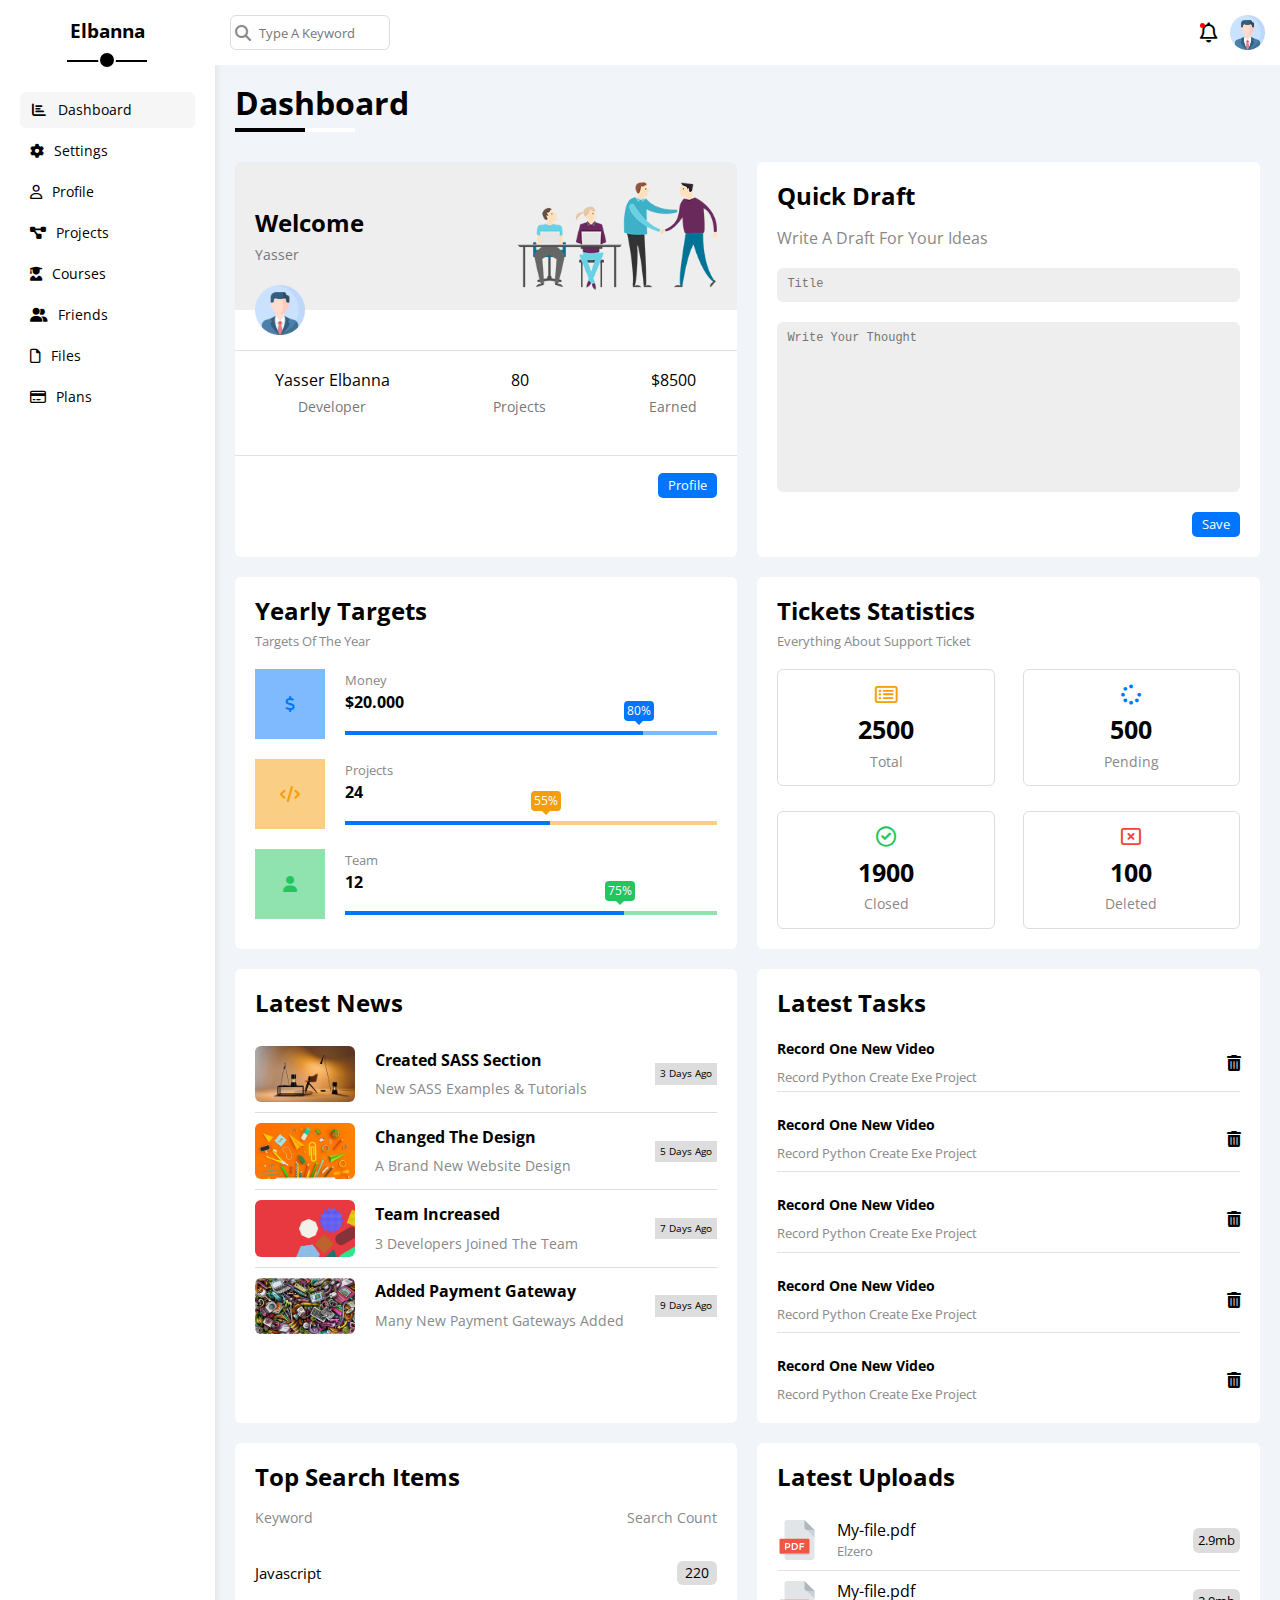
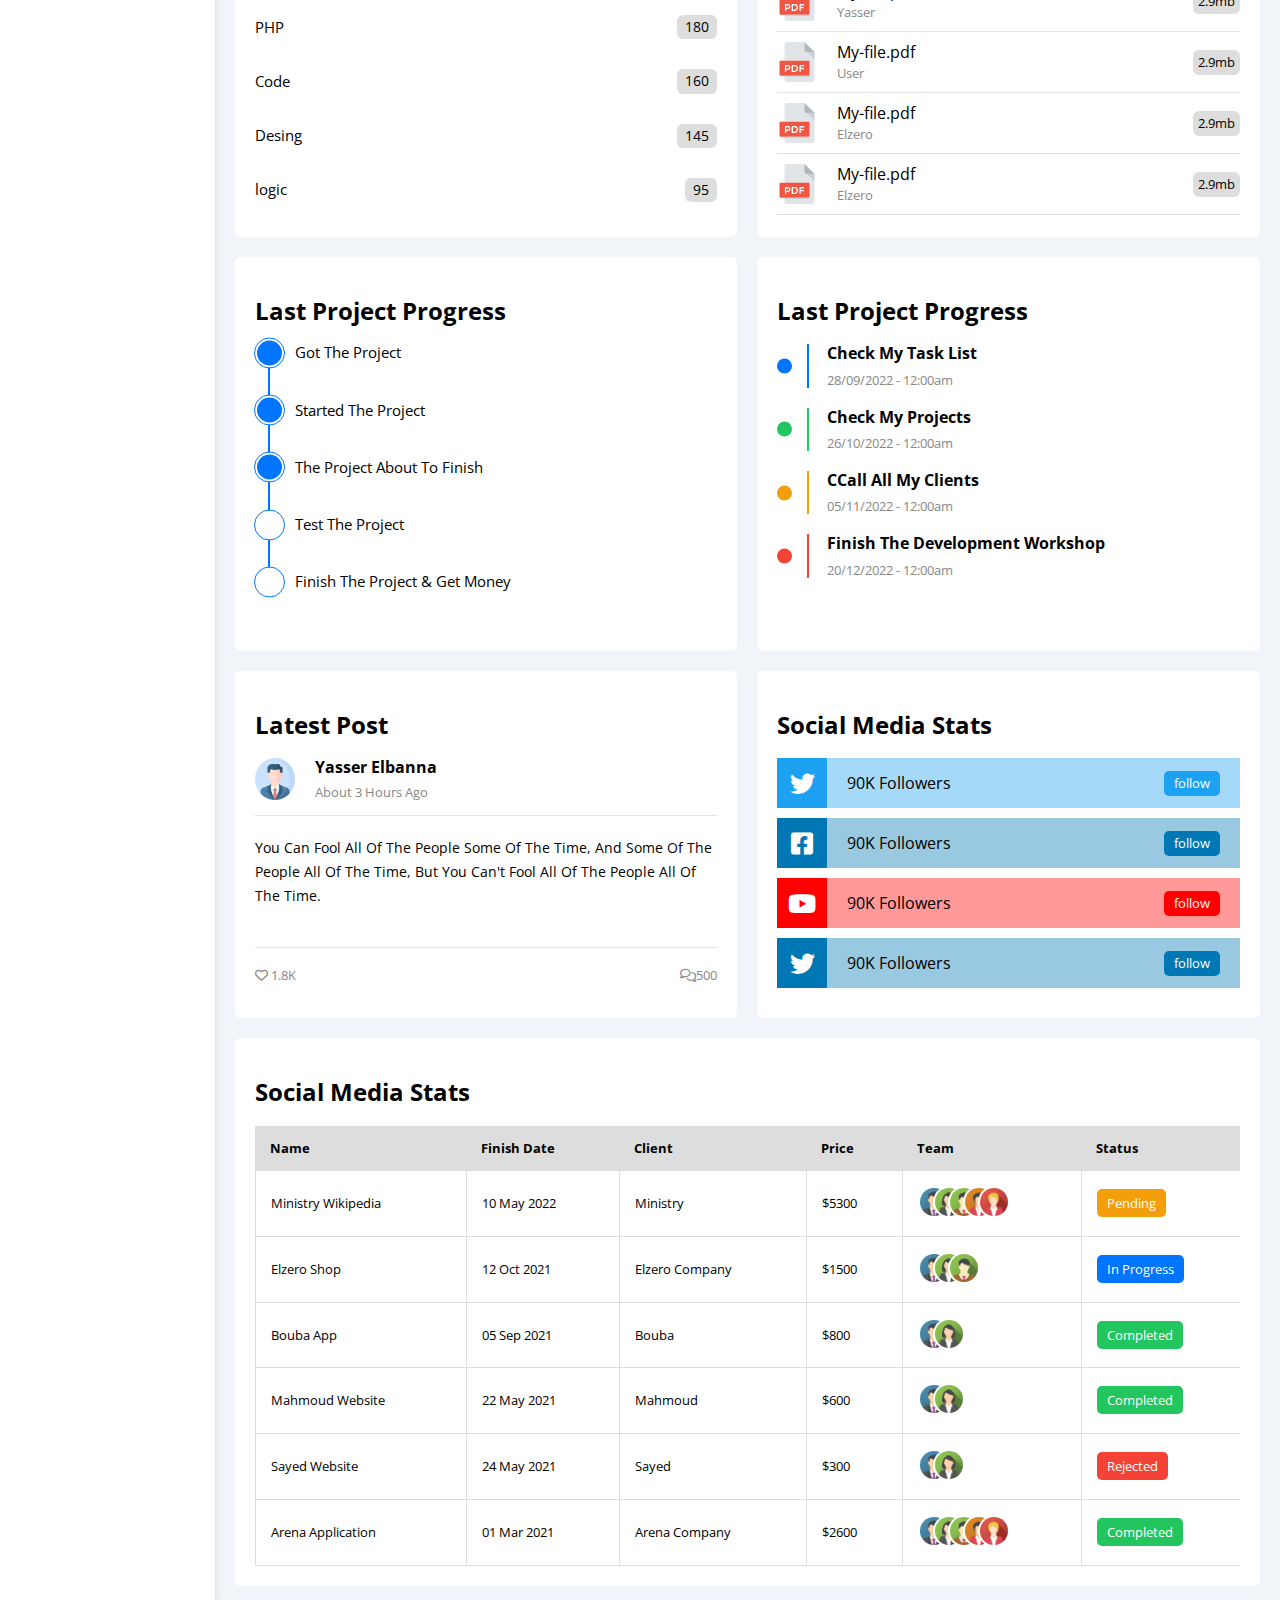
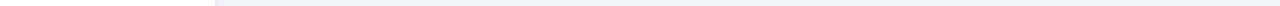
<file: index.html>
<!DOCTYPE html>
<html lang="en">
  <head>
    <meta charset="UTF-8" />
    <meta http-equiv="X-UA-Compatible" content="IE=edge" />
    <meta name="viewport" content="width=device-width, initial-scale=1.0" />
    <title>Dashboard</title>
    <link rel="stylesheet" href="css/normalize.css" />
    <link rel="stylesheet" href="css/all.min.css" />
    <link rel="stylesheet" href="css/framework.css" />
    <link rel="stylesheet" href="css/main.css" />
    <!-- Google Fonts -->
    <link rel="preconnect" href="https://fonts.googleapis.com" />
    <link rel="preconnect" href="https://fonts.gstatic.com" crossorigin />
    <link
      href="https://fonts.googleapis.com/css2?family=Open+Sans:wght@300;500;600;700;800&display=swap"
      rel="stylesheet"
    />
  </head>
  <body>
    <div class="page d-flex">
      <div class="sidebar bg-white p-20 p-relative">
        <h3 class="mt-0 p-relative text-c">Elbanna</h3>
        <ul>
          <li>
            <a
              class="active d-flex align-center fs-14 c-black rad-6 p-10 mb-5"
              href="index.html"
              ><i class="fa-solid fa-chart-bar fa-fw"></i
              ><span class="fs-14 hide-mobile">Dashboard</span></a
            >
          </li>
          <li>
            <a
              class="d-flex align-center fs-14 c-black rad-6 p-10 mb-5"
              href="settings.html"
              ><i class="fa-solid fa-gear"></i
              ><span class="fs-14 hide-mobile">Settings</span></a
            >
          </li>
          <li>
            <a
              class="d-flex align-center fs-14 c-black rad-6 p-10 mb-5"
              href="profile.html"
              ><i class="fa-regular fa-user"></i
              ><span class="fs-14 hide-mobile">Profile</span></a
            >
          </li>
          <li>
            <a
              class="d-flex align-center fs-14 c-black rad-6 p-10 mb-5"
              href="projects.html"
              ><i class="fa-solid fa-diagram-project"></i
              ><span class="fs-14 hide-mobile">Projects</span></a
            >
          </li>
          <li>
            <a
              class="d-flex align-center fs-14 c-black rad-6 p-10 mb-5"
              href="courses.html"
              ><i class="fa-solid fa-user-graduate"></i
              ><span class="fs-14 hide-mobile">Courses</span></a
            >
          </li>
          <li>
            <a
              class="d-flex align-center fs-14 c-black rad-6 p-10 mb-5"
              href="freinds.html"
              ><i class="fa-solid fa-user-group"></i
              ><span class="fs-14 hide-mobile">Friends</span></a
            >
          </li>
          <li>
            <a
              class="d-flex align-center fs-14 c-black rad-6 p-10 mb-5"
              href="files.html"
              ><i class="fa-regular fa-file"></i
              ><span class="fs-14 hide-mobile">Files</span></a
            >
          </li>
          <li>
            <a
              class="d-flex align-center fs-14 c-black rad-6 p-10 mb-5"
              href="plans.html"
              ><i class="fa-regular fa-credit-card"></i
              ><span class="fs-14 hide-mobile">Plans</span></a
            >
          </li>
        </ul>
      </div>
      <div class="content w-full">
        <!-- Start Head -->
        <div class="header bg-white p-15 flex-between p-relative">
          <div class="search p-relative">
            <i class="fa-solid fa-magnifying-glass"></i>
            <input
              class="p-relative rad-6 border-ddd p-10 fs-13"
              type="search"
              placeholder="Type A Keyword"
            />
          </div>
          <div class="icon flex-between">
            <span class="notification p-relative">
              <i class="fa-regular fa-bell fa-lg"></i>
              <input type="checkbox" />
            </span>
            <img src="images/profile.png" alt="" />
          </div>
          <div
            class="notification-list p-absolute bg-white p-20 border-ddd rad-6"
          >
            <div class="head flex-between mb-20">
              <h2>Notification</h2>
              <p class="fs-13 c-blue">View All</p>
            </div>
            <div class="body">
              <div class="not d-flex pt-10 pb-10 bord-bottom-ddd">
                <div class="left mr-20"><img src="images/team-01.png" /></div>
                <div class="right">
                  <h2 class="fs-14 mb-10">Yasser</h2>
                  <p class="fs-13 mb-10">Sent You A Message</p>
                  <span class="fs-10 c-blue">2 Hour Ago</span>
                </div>
              </div>
              <div class="not d-flex pt-10 pb-10 bord-bottom-ddd">
                <div class="left mr-20"><img src="images/team-02.png" /></div>
                <div class="right">
                  <h2 class="fs-14 mb-10">Ahmed</h2>
                  <p class="fs-13 mb-10">
                    You Have A notification From Your Friend
                  </p>
                  <span class="fs-10 c-blue">3 Hour Ago</span>
                </div>
              </div>
              <div class="not d-flex pt-10 pb-10">
                <div class="left mr-20"><img src="images/team-05.png" /></div>
                <div class="right">
                  <h2 class="fs-14 mb-10">Ibrahim</h2>
                  <p class="fs-13 mb-10">Sent You A Message</p>
                  <span class="fs-10 c-blue">6 Hour Ago</span>
                </div>
              </div>
            </div>
          </div>
        </div>
        <!-- End Head -->
        <h1 class="p-relative">Dashboard</h1>
        <div class="wrapper rad-6 d-grid gap-20 mr-20 ml-20">
          <div class="welcome bg-white rad-6 block-mobile">
            <div
              class="intro bg-eee flex-between p-20 text-c-mobile block-mobile p-relative"
            >
              <div>
                <h2>Welcome</h2>
                <p class="c-gray">Yasser</p>
              </div>
              <img
                class="imageWelcome hide-mobile"
                src="images/welcome.png"
                alt=""
              />
              <img
                src="images/profile.png"
                alt=""
                class="profileWelcome p-absolute"
              />
            </div>
            <div
              class="info flex-between bg-white bord-top-ddd bord-bottom-ddd p-20 p-relative block-mobile"
            >
              <p>
                <span>Yasser Elbanna</span><span class="mb-20">Developer</span>
              </p>
              <p><span>80</span><span class="mb-20">Projects</span></p>
              <p><span>$8500</span><span class="mb-20">Earned</span></p>
              <a
                class="linkWelcome btn-shape bg-blue c-white"
                href="profile.html"
                >Profile</a
              >
            </div>
          </div>
          <!-- Start Quick Draft -->
          <div class="quickdraft bg-white p-20 rad-6">
            <h2 class="mb-20">Quick Draft</h2>
            <p class="c-grey mb-20">Write A Draft For Your Ideas</p>
            <form class="d-flex">
              <input
                class="input mb-20 bord-none"
                tyep="text"
                placeholder="Title"
              />
              <textarea
                class="input mb-20 bord-none"
                placeholder="Write Your Thought"
              ></textarea>
              <input
                class="btn-shape bg-blue c-white w-fit bord-none"
                type="submit"
                value="Save"
              />
            </form>
          </div>
          <!-- End Quick Draft -->
          <!-- Start Yearly Targets -->
          <div class="target bg-white p-20 rad-6">
            <h2 class="mb-10">Yearly Targets</h2>
            <p class="c-grey fs-13 mb-20">Targets Of The Year</p>
            <div class="targetInfo">
              <div class="line d-flex align-center mb-20">
                <div class="icon flex-center">
                  <i class="fa-solid fa-dollar-sign"></i>
                </div>
                <div class="text ml-20">
                  <p class="fs-13 c-grey mb-5">Money</p>
                  <p class="mb-20 fw-bold">$20.000</p>
                  <div class="w-full">
                    <span
                      class="p-relative"
                      style="width: 80%"
                      data-progress="80%"
                    ></span>
                  </div>
                </div>
              </div>
              <div class="line d-flex align-center mb-20">
                <div class="icon flex-center">
                  <i class="fa-solid fa-code"></i>
                </div>
                <div class="text ml-20">
                  <p class="fs-13 c-grey mb-5">Projects</p>
                  <p class="mb-20 fw-bold">24</p>
                  <div class="w-full">
                    <span
                      class="p-relative"
                      style="width: 55%"
                      data-progress="55%"
                    ></span>
                  </div>
                </div>
              </div>
              <div class="line d-flex align-center">
                <div class="icon flex-center">
                  <i class="fa-solid fa-user"></i>
                </div>
                <div class="text ml-20">
                  <p class="fs-13 c-grey mb-5">Team</p>
                  <p class="mb-20 fw-bold">12</p>
                  <div class="w-full">
                    <span
                      class="p-relative"
                      style="width: 75%"
                      data-progress="75%"
                    ></span>
                  </div>
                </div>
              </div>
            </div>
          </div>
          <!-- End Yearly Targets -->
          <!-- Start Tickets -->
          <div class="tickets bg-white p-20 rad-6">
            <h2 class="mb-10">Tickets Statistics</h2>
            <p class="c-grey fs-13 mb-20">Everything About Support Ticket</p>
            <div class="ticketsBox flex-between block-mobile text-c">
              <div class="box rad-6 border-ddd w-fit">
                <div class="icon">
                  <i class="fa-regular fa-rectangle-list"></i>
                </div>
                <span class="number fw-bold d-block mb-10 mt-10">2500</span>
                <p class="fs-14 c-grey">Total</p>
              </div>
              <div class="box rad-6 border-ddd w-fit">
                <div class="icon">
                  <i class="fa-solid fa-spinner"></i>
                </div>
                <span class="number fw-bold d-block mb-10 mt-10">500</span>
                <p class="fs-14 c-grey">Pending</p>
              </div>
              <div class="box rad-6 border-ddd w-fit">
                <div class="icon">
                  <i class="fa-regular fa-circle-check"></i>
                </div>
                <span class="number fw-bold d-block mb-10 mt-10">1900</span>
                <p class="fs-14 c-grey">Closed</p>
              </div>
              <div class="box rad-6 border-ddd w-fit">
                <div class="icon">
                  <i class="fa-regular fa-rectangle-xmark"></i>
                </div>
                <span class="number fw-bold d-block mb-10 mt-10">100</span>
                <p class="fs-14 c-grey">Deleted</p>
              </div>
            </div>
          </div>
          <!-- End Tickets -->
          <!-- Start Latest News -->
          <div class="news bg-white p-20 rad-6">
            <h2 class="mt-0 mb-20">Latest News</h2>
            <div class="list">
              <div class="new d-flex">
                <img class="rad-6 mr-20" src="images/news-01.png" alt="" />
                <div class="text f-1 flex-between">
                  <div class="left">
                    <p class="fw-bold mb-10">Created SASS Section</p>
                    <span class="fs-14 c-grey"
                      >New SASS Examples & Tutorials</span
                    >
                  </div>
                  <div class="time fs-10 p-5 bg-ddd">3 Days Ago</div>
                </div>
              </div>
              <div class="new d-flex">
                <img class="rad-6 mr-20" src="images/news-02.png" alt="" />
                <div class="text f-1 flex-between">
                  <div class="left">
                    <p class="fw-bold mb-10">Changed The Design</p>
                    <span class="fs-14 c-grey">A Brand New Website Design</span>
                  </div>
                  <div class="time fs-10 p-5 bg-ddd">5 Days Ago</div>
                </div>
              </div>
              <div class="new d-flex">
                <img class="rad-6 mr-20" src="images/news-03.png" alt="" />
                <div class="text f-1 flex-between">
                  <div class="left">
                    <p class="fw-bold mb-10">Team Increased</p>
                    <span class="fs-14 c-grey"
                      >3 Developers Joined The Team</span
                    >
                  </div>
                  <div class="time fs-10 p-5 bg-ddd">7 Days Ago</div>
                </div>
              </div>
              <div class="new d-flex">
                <img class="rad-6 mr-20" src="images/news-04.png" alt="" />
                <div class="text f-1 flex-between">
                  <div class="left">
                    <p class="fw-bold mb-10">Added Payment Gateway</p>
                    <span class="fs-14 c-grey"
                      >Many New Payment Gateways Added</span
                    >
                  </div>
                  <div class="time fs-10 p-5 bg-ddd">9 Days Ago</div>
                </div>
              </div>
            </div>
          </div>
          <!-- End Latest News -->
          <!-- Start Latest Tasks -->
          <div class="latest-tasks p-20 bg-white rad-6">
            <h2 class="m-0">Latest Tasks</h2>
            <div
              class="task flex-between w-full mt-20 pt-5 pb-5 bord-bottom-ddd"
            >
              <div class="text">
                <p class="fw-bold mb-10 fs-14">Record One New Video</p>
                <span class="fs-13 c-grey"
                  >Record Python Create Exe Project</span
                >
              </div>
              <input type="checkbox" class="delete-box p-relative" />
            </div>
            <div
              class="task flex-between w-full mt-20 pt-5 pb-10 bord-bottom-ddd"
            >
              <div class="text">
                <p class="fw-bold mb-10 fs-14">Record One New Video</p>
                <span class="fs-13 c-grey"
                  >Record Python Create Exe Project</span
                >
              </div>
              <input type="checkbox" class="delete-box p-relative" />
            </div>
            <div
              class="task flex-between w-full mt-20 pt-5 pb-10 bord-bottom-ddd"
            >
              <div class="text">
                <p class="fw-bold mb-10 fs-14">Record One New Video</p>
                <span class="fs-13 c-grey"
                  >Record Python Create Exe Project</span
                >
              </div>
              <input type="checkbox" class="delete-box p-relative" />
            </div>
            <div
              class="task flex-between w-full mt-20 pt-5 pb-10 bord-bottom-ddd deleted"
            >
              <div class="text">
                <p class="fw-bold mb-10 fs-14">Record One New Video</p>
                <span class="fs-13 c-grey"
                  >Record Python Create Exe Project</span
                >
              </div>
              <input type="checkbox" class="delete-box p-relative" />
            </div>
            <div class="task flex-between w-full mt-20 pt-5">
              <div class="text">
                <p class="fw-bold mb-10 fs-14">Record One New Video</p>
                <span class="fs-13 c-grey"
                  >Record Python Create Exe Project</span
                >
              </div>
              <input type="checkbox" class="delete-box p-relative" />
            </div>
          </div>
          <!-- End Latest Tasks -->
          <!-- Start Search -->
          <div class="search p-20 bg-white rad-6">
            <h2 class="mt-0 mb-20">Top Search Items</h2>
            <div class="table">
              <div class="head flex-between mb-20 fs-14 c-grey">
                <span>Keyword</span><span>Search Count</span>
              </div>
              <div class="line flex-between pt-15 pb-15 fs-15">
                <span>Javascript</span
                ><span class="bg-ddd fs-14 rad-6">220</span>
              </div>
              <div class="line flex-between pt-15 pb-15 fs-15">
                <span>PHP</span><span class="bg-ddd fs-14 rad-6">180</span>
              </div>
              <div class="line flex-between pt-15 pb-15 fs-15">
                <span>Code</span><span class="bg-ddd fs-14 rad-6">160</span>
              </div>
              <div class="line flex-between pt-15 pb-15 fs-15">
                <span>Desing</span><span class="bg-ddd fs-14 rad-6">145</span>
              </div>
              <div class="line flex-between pt-15 pb-15 fs-15">
                <span>logic</span><span class="bg-ddd fs-14 rad-6">95</span>
              </div>
            </div>
          </div>
          <!-- End Search -->
          <!-- Start Uploads -->
          <div class="uploads bg-white rad-6 p-20">
            <h2 class="mt-0 mb-20">Latest Uploads</h2>
            <div class="table">
              <div class="line d-flex align-center pt-10 pb-10 bord-bottom-ddd">
                <img class="w-40 mr-20" src="images/pdf.svg" alt="" />
                <div class="text f-1 flex-between">
                  <div class="left">
                    <p class="mb-5">My-file.pdf</p>
                    <p class="fs-13 c-grey">Elzero</p>
                  </div>
                  <div class="right bg-ddd fs-13 p-5 rad-6">2.9mb</div>
                </div>
              </div>
              <div class="line d-flex align-center pt-10 pb-10 bord-bottom-ddd">
                <img class="w-40 mr-20" src="images/pdf.svg" alt="" />
                <div class="text f-1 flex-between">
                  <div class="left">
                    <p class="mb-5">My-file.pdf</p>
                    <p class="fs-13 c-grey">Yasser</p>
                  </div>
                  <div class="right bg-ddd fs-13 p-5 rad-6">2.9mb</div>
                </div>
              </div>
              <div class="line d-flex align-center pt-10 pb-10 bord-bottom-ddd">
                <img class="w-40 mr-20" src="images/pdf.svg" alt="" />
                <div class="text f-1 flex-between">
                  <div class="left">
                    <p class="mb-5">My-file.pdf</p>
                    <p class="fs-13 c-grey">User</p>
                  </div>
                  <div class="right bg-ddd fs-13 p-5 rad-6">2.9mb</div>
                </div>
              </div>
              <div class="line d-flex align-center pt-10 pb-10 bord-bottom-ddd">
                <img class="w-40 mr-20" src="images/pdf.svg" alt="" />
                <div class="text f-1 flex-between">
                  <div class="left">
                    <p class="mb-5">My-file.pdf</p>
                    <p class="fs-13 c-grey">Elzero</p>
                  </div>
                  <div class="right bg-ddd fs-13 p-5 rad-6">2.9mb</div>
                </div>
              </div>
              <div class="line d-flex align-center pt-10 pb-10 bord-bottom-ddd">
                <img class="w-40 mr-20" src="images/pdf.svg" alt="" />
                <div class="text f-1 flex-between">
                  <div class="left">
                    <p class="mb-5">My-file.pdf</p>
                    <p class="fs-13 c-grey">Elzero</p>
                  </div>
                  <div class="right bg-ddd fs-13 p-5 rad-6">2.9mb</div>
                </div>
              </div>
            </div>
          </div>
          <!-- End Uploads -->
          <!-- Start Last Progress -->
          <div class="progress bg-white p-20 rad-6">
            <h2 class="mt-20 mb-20">Last Project Progress</h2>
            <ul>
              <li class="p-relative fs-15">Got The Project</li>
              <li class="p-relative fs-15">Started The Project</li>
              <li class="p-relative fs-15">The Project About To Finish</li>
              <li class="p-relative fs-15 current">Test The Project</li>
              <li class="p-relative fs-15">Finish The Project & Get Money</li>
            </ul>
          </div>
          <!-- End Last Progress -->
          <!-- Start Reminders -->
          <div class="reminders bg-white p-20 rad-6">
            <h2 class="mt-20 mb-20">Last Project Progress</h2>
            <div class="line p-relative mb-20">
              <p class="fw-bold mb-10">Check My Task List</p>
              <p class="fs-13 c-grey">28/09/2022 - 12:00am</p>
            </div>
            <div class="line p-relative mb-20">
              <p class="fw-bold mb-10">Check My Projects</p>
              <p class="fs-13 c-grey">26/10/2022 - 12:00am</p>
            </div>
            <div class="line p-relative mb-20">
              <p class="fw-bold mb-10">CCall All My Clients</p>
              <p class="fs-13 c-grey">05/11/2022 - 12:00am</p>
            </div>
            <div class="line p-relative mb-20">
              <p class="fw-bold mb-10">Finish The Development Workshop</p>
              <p class="fs-13 c-grey">20/12/2022 - 12:00am</p>
            </div>
          </div>
          <!-- End Reminders -->
          <!-- Start Latest Post -->
          <div class="latest-post bg-white p-20 rad-6">
            <h2 class="mt-20 mb-20">Latest Post</h2>
            <div class="user d-flex pb-15 mb-20 bord-bottom-ddd">
              <img class="w-40 mr-20" src="images/profile.png" alt="" />
              <div class="text">
                <p class="fw-bold mb-5">Yasser Elbanna</p>
                <span class="fs-13 c-grey">About 3 Hours Ago</span>
              </div>
            </div>
            <div class="post fs-14 bord-bottom-ddd">
              You Can Fool All Of The People Some Of The Time, And Some Of The
              People All Of The Time, But You Can't Fool All Of The People All
              Of The Time.
            </div>
            <div class="engagment flex-between mt-20 c-grey fs-13">
              <div class="love">
                <i class="fa-regular fa-heart"></i><span> 1.8K</span>
              </div>
              <div class="comments">
                <i class="fa-regular fa-comments"></i><span>500</span>
              </div>
            </div>
          </div>
          <!-- End Latest Post -->
          <!-- Start Social Media -->
          <div class="social-media bg-white p-20 rad-6">
            <h2 class="mt-20 mb-20">Social Media Stats</h2>
            <ul>
              <li class="d-flex align-center mb-10">
                <div class="icon flex-center c-white">
                  <i class="fa-brands fa-twitter"></i>
                </div>
                <div class="text f-1 flex-between">
                  <p>90K Followers</p>
                  <span class="btn-shape bg-blue c-white">follow</span>
                </div>
              </li>
              <li class="d-flex align-center mb-10">
                <div class="icon flex-center c-white">
                  <i class="fa-brands fa-square-facebook"></i>
                </div>
                <div class="text f-1 flex-between">
                  <p>90K Followers</p>
                  <span class="btn-shape bg-blue c-white">follow</span>
                </div>
              </li>
              <li class="d-flex align-center mb-10">
                <div class="icon flex-center c-white">
                  <i class="fa-brands fa-youtube"></i>
                </div>
                <div class="text f-1 flex-between">
                  <p>90K Followers</p>
                  <span class="btn-shape bg-blue c-white">follow</span>
                </div>
              </li>
              <li class="d-flex align-center mb-10">
                <div class="icon flex-center c-white">
                  <i class="fa-brands fa-twitter"></i>
                </div>
                <div class="text f-1 flex-between">
                  <p>90K Followers</p>
                  <span class="btn-shape bg-blue c-white">follow</span>
                </div>
              </li>
            </ul>
          </div>
          <!-- End Social Media -->
        </div>
        <!-- Start Projects -->
        <div class="projects bg-white rad-6 m-20 p-20">
          <h2 class="mt-20 mb-20">Social Media Stats</h2>
          <div class="responsive-table">
            <table class="w-full fs-15">
              <thead>
                <tr>
                  <td>Name</td>
                  <td>Finish Date</td>
                  <td>Client</td>
                  <td>Price</td>
                  <td>Team</td>
                  <td>Status</td>
                </tr>
              </thead>
              <tbody>
                <tr>
                  <td>Ministry Wikipedia</td>
                  <td>10 May 2022</td>
                  <td>Ministry</td>
                  <td>$5300</td>
                  <td>
                    <img src="images/team-01.png" alt="" />
                    <img src="images/team-02.png" alt="" />
                    <img src="images/team-03.png" alt="" />
                    <img src="images/team-04.png" alt="" />
                    <img src="images/team-05.png" alt="" />
                  </td>
                  <td>
                    <span class="btn-shape c-white bg-orange">Pending</span>
                  </td>
                </tr>
                <tr>
                  <td>Elzero Shop</td>
                  <td>12 Oct 2021</td>
                  <td>Elzero Company</td>
                  <td>$1500</td>
                  <td>
                    <img src="images/team-01.png" alt="" />
                    <img src="images/team-02.png" alt="" />
                    <img src="images/team-03.png" alt="" />
                  </td>
                  <td>
                    <span class="btn-shape c-white bg-blue">In Progress</span>
                  </td>
                </tr>
                <tr>
                  <td>Bouba App</td>
                  <td>05 Sep 2021</td>
                  <td>Bouba</td>
                  <td>$800</td>
                  <td>
                    <img src="images/team-01.png" alt="" />
                    <img src="images/team-02.png" alt="" />
                  </td>
                  <td>
                    <span class="btn-shape c-white bg-green">Completed</span>
                  </td>
                </tr>
                <tr>
                  <td>Mahmoud Website</td>
                  <td>22 May 2021</td>
                  <td>Mahmoud</td>
                  <td>$600</td>
                  <td>
                    <img src="images/team-01.png" alt="" />
                    <img src="images/team-02.png" alt="" />
                  </td>
                  <td>
                    <span class="btn-shape c-white bg-green">Completed</span>
                  </td>
                </tr>
                <tr>
                  <td>Sayed Website</td>
                  <td>24 May 2021</td>
                  <td>Sayed</td>
                  <td>$300</td>
                  <td>
                    <img src="images/team-01.png" alt="" />
                    <img src="images/team-02.png" alt="" />
                  </td>
                  <td>
                    <span class="btn-shape c-white bg-red">Rejected</span>
                  </td>
                </tr>
                <tr>
                  <td>Arena Application</td>
                  <td>01 Mar 2021</td>
                  <td>Arena Company</td>
                  <td>$2600</td>
                  <td>
                    <img src="images/team-01.png" alt="" />
                    <img src="images/team-02.png" alt="" />
                    <img src="images/team-03.png" alt="" />
                    <img src="images/team-04.png" alt="" />
                    <img src="images/team-05.png" alt="" />
                  </td>
                  <td>
                    <span class="btn-shape c-white bg-green">Completed</span>
                  </td>
                </tr>
              </tbody>
            </table>
          </div>
        </div>
        <!-- End Projects -->
      </div>
    </div>
  </body>
</html>
</file>
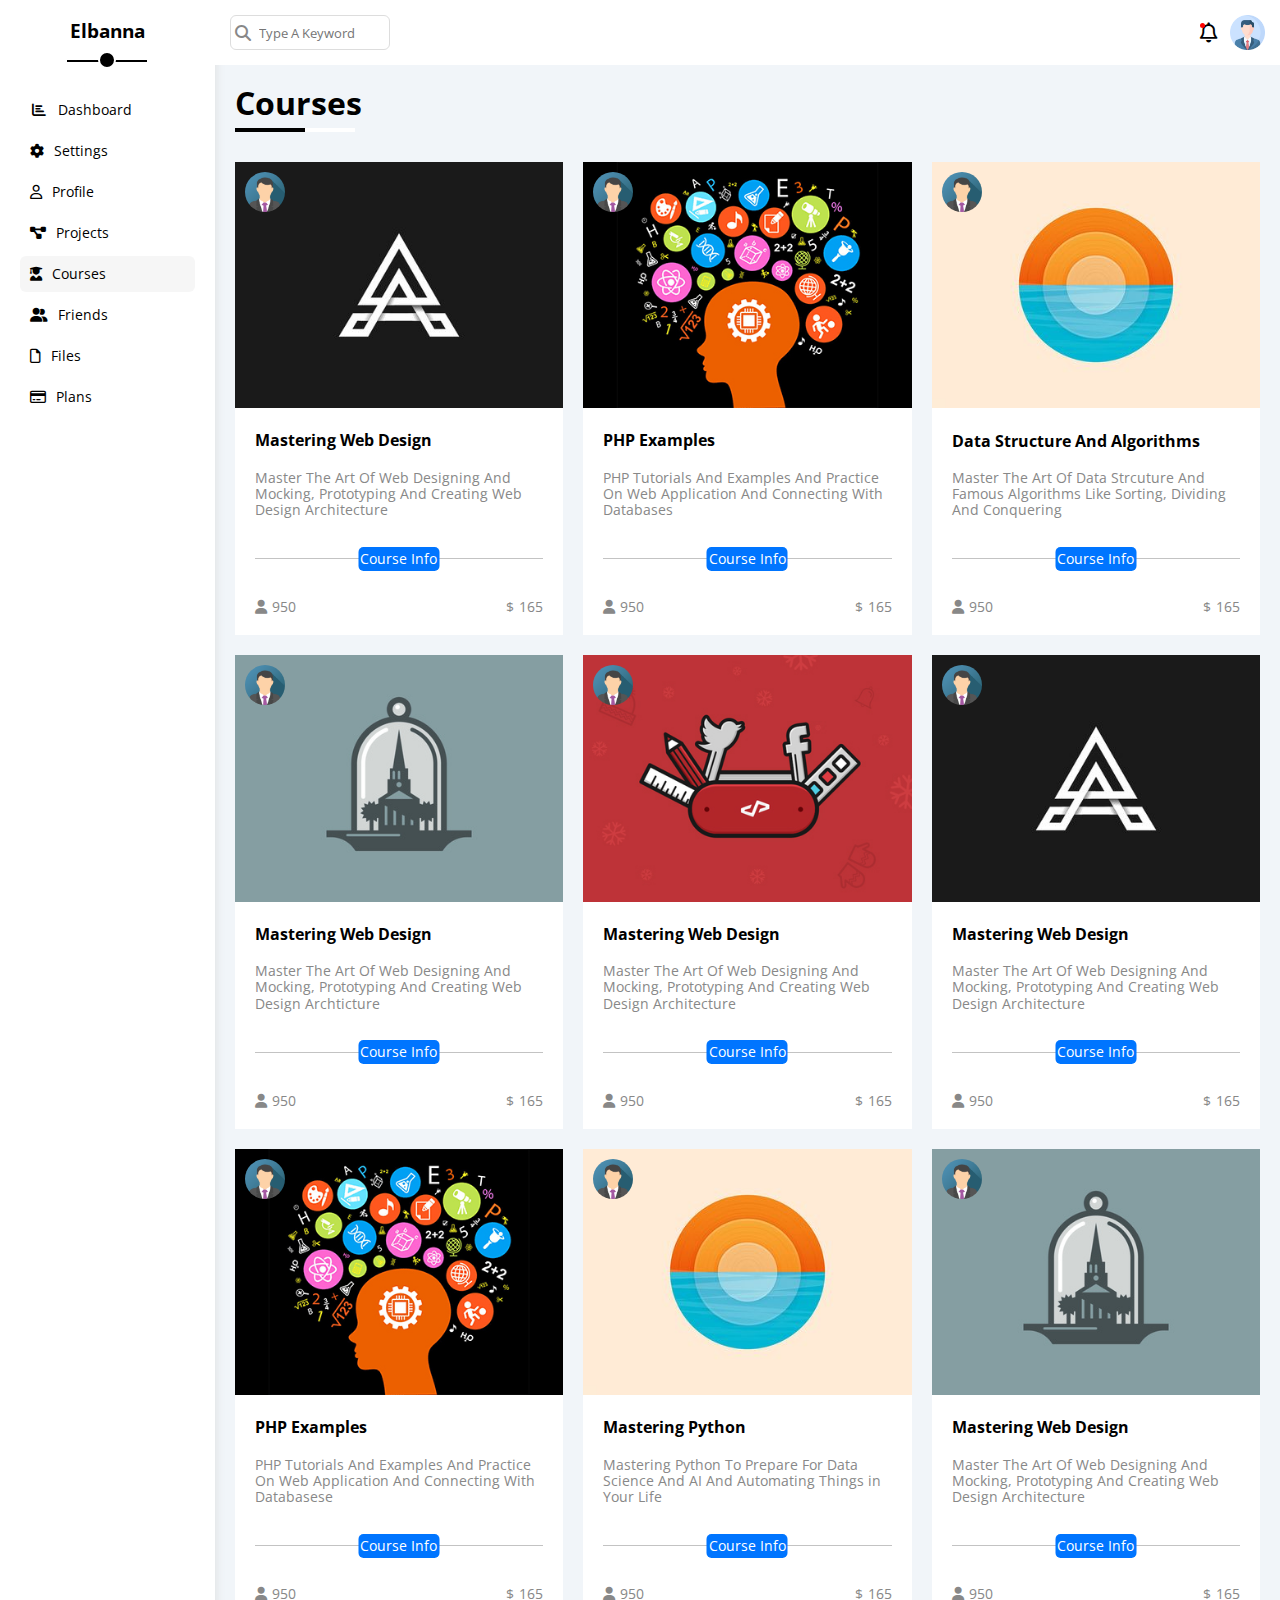
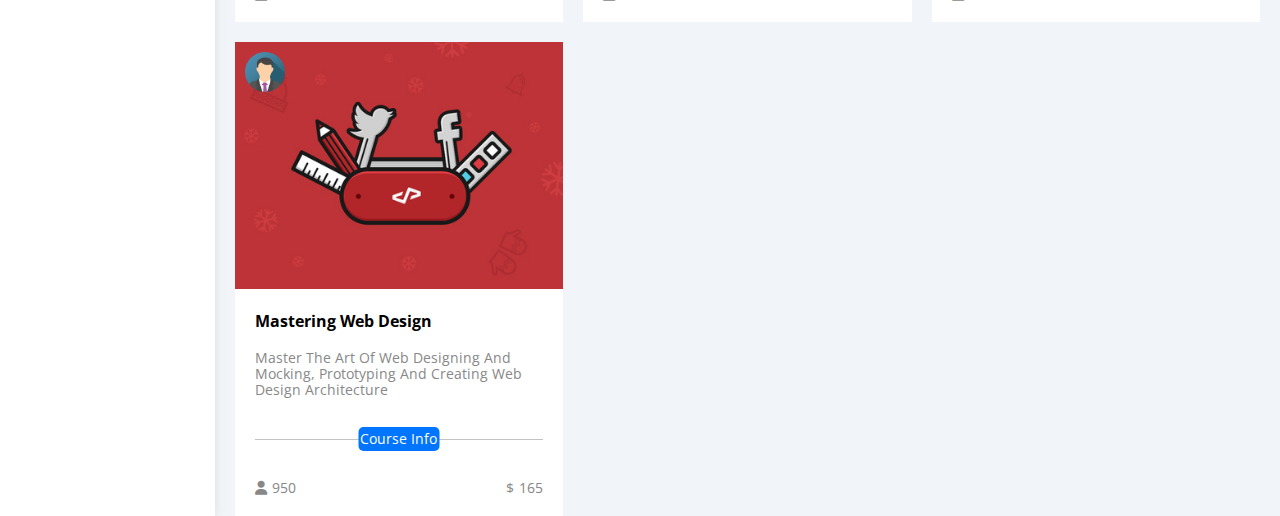
<file: courses.html>
<!DOCTYPE html>
<html lang="en">
  <head>
    <meta charset="UTF-8" />
    <meta http-equiv="X-UA-Compatible" content="IE=edge" />
    <meta name="viewport" content="width=device-width, initial-scale=1.0" />
    <title>Dashboard</title>
    <link rel="stylesheet" href="css/normalize.css" />
    <link rel="stylesheet" href="css/all.min.css" />
    <link rel="stylesheet" href="css/framework.css" />
    <link rel="stylesheet" href="css/main.css" />
    <!-- Google Fonts -->
    <link rel="preconnect" href="https://fonts.googleapis.com" />
    <link rel="preconnect" href="https://fonts.gstatic.com" crossorigin />
    <link
      href="https://fonts.googleapis.com/css2?family=Open+Sans:wght@300;500;600;700;800&display=swap"
      rel="stylesheet"
    />
  </head>
  <body>
    <div class="page d-flex">
      <div class="sidebar bg-white p-20 p-relative">
        <h3 class="mt-0 p-relative text-c">Elbanna</h3>
        <ul>
          <li>
            <a
              class="d-flex align-center fs-14 c-black rad-6 p-10 mb-5"
              href="index.html"
              ><i class="fa-solid fa-chart-bar fa-fw"></i
              ><span class="fs-14 hide-mobile">Dashboard</span></a
            >
          </li>
          <li>
            <a
              class="d-flex align-center fs-14 c-black rad-6 p-10 mb-5"
              href="settings.html"
              ><i class="fa-solid fa-gear"></i
              ><span class="fs-14 hide-mobile">Settings</span></a
            >
          </li>
          <li>
            <a
              class="d-flex align-center fs-14 c-black rad-6 p-10 mb-5"
              href="profile.html"
              ><i class="fa-regular fa-user"></i
              ><span class="fs-14 hide-mobile">Profile</span></a
            >
          </li>
          <li>
            <a
              class="d-flex align-center fs-14 c-black rad-6 p-10 mb-5"
              href="projects.html"
              ><i class="fa-solid fa-diagram-project"></i
              ><span class="fs-14 hide-mobile">Projects</span></a
            >
          </li>
          <li>
            <a
              class="active d-flex align-center fs-14 c-black rad-6 p-10 mb-5"
              href="courses.html"
              ><i class="fa-solid fa-user-graduate"></i
              ><span class="fs-14 hide-mobile">Courses</span></a
            >
          </li>
          <li>
            <a
              class="d-flex align-center fs-14 c-black rad-6 p-10 mb-5"
              href="friends.html"
              ><i class="fa-solid fa-user-group"></i
              ><span class="fs-14 hide-mobile">Friends</span></a
            >
          </li>
          <li>
            <a
              class="d-flex align-center fs-14 c-black rad-6 p-10 mb-5"
              href="files.html"
              ><i class="fa-regular fa-file"></i
              ><span class="fs-14 hide-mobile">Files</span></a
            >
          </li>
          <li>
            <a
              class="d-flex align-center fs-14 c-black rad-6 p-10 mb-5"
              href="plans.html"
              ><i class="fa-regular fa-credit-card"></i
              ><span class="fs-14 hide-mobile">Plans</span></a
            >
          </li>
        </ul>
      </div>
      <div class="content w-full">
        <!-- Start Head -->
        <div class="header bg-white p-15 flex-between p-relative">
          <div class="search p-relative">
            <i class="fa-solid fa-magnifying-glass"></i>
            <input
              class="p-relative rad-6 border-ddd p-10 fs-13"
              type="search"
              placeholder="Type A Keyword"
            />
          </div>
          <div class="icon flex-between">
            <span class="notification p-relative">
              <i class="fa-regular fa-bell fa-lg"></i>
              <input type="checkbox" />
            </span>
            <img src="images/profile.png" alt="" />
          </div>
          <div
            class="notification-list p-absolute bg-white p-20 border-ddd rad-6"
          >
            <div class="head flex-between mb-20">
              <h2>Notification</h2>
              <p class="fs-13 c-blue">View All</p>
            </div>
            <div class="body">
              <div class="not d-flex pt-10 pb-10 bord-bottom-ddd">
                <div class="left mr-20"><img src="images/team-01.png" /></div>
                <div class="right">
                  <h2 class="fs-14 mb-10">Yasser</h2>
                  <p class="fs-13 mb-10">Sent You A Message</p>
                  <span class="fs-10 c-blue">2 Hour Ago</span>
                </div>
              </div>
              <div class="not d-flex pt-10 pb-10 bord-bottom-ddd">
                <div class="left mr-20"><img src="images/team-02.png" /></div>
                <div class="right">
                  <h2 class="fs-14 mb-10">Ahmed</h2>
                  <p class="fs-13 mb-10">
                    You Have A notification From Your Friend
                  </p>
                  <span class="fs-10 c-blue">3 Hour Ago</span>
                </div>
              </div>
              <div class="not d-flex pt-10 pb-10">
                <div class="left mr-20"><img src="images/team-05.png" /></div>
                <div class="right">
                  <h2 class="fs-14 mb-10">Ibrahim</h2>
                  <p class="fs-13 mb-10">Sent You A Message</p>
                  <span class="fs-10 c-blue">6 Hour Ago</span>
                </div>
              </div>
            </div>
          </div>
        </div>
        <!-- End Head -->
        <h1 class="p-relative">Courses</h1>
        <div class="courses rad-6 d-grid gap-20 mr-20 ml-20">
          <div class="course bg-white rad-6 p-relative">
            <img
              class="p-absolute w-40 rad-circle"
              src="images/team-01.png"
              alt=""
            />
            <div class="image">
              <img class="w-full" src="images/course-01.jpg" alt="" />
            </div>
            <div class="text bg-white p-20">
              <p class="fw-bold mb-20">Mastering Web Design</p>
              <p class="c-grey fs-14 mb-20">
                Master The Art Of Web Designing And Mocking, Prototyping And
                Creating Web Design Architecture
              </p>
              <div class="line text-c p-relative">
                <p class="">Course Info</p>
              </div>
              <div class="footer flex-between fs-14 c-grey">
                <p class="p-relative">950</p>
                <p class="p-relative">165</p>
              </div>
            </div>
          </div>
          <div class="course bg-white rad-6 p-relative">
            <img
              class="p-absolute w-40 rad-circle"
              src="images/team-01.png"
              alt=""
            />
            <div class="image">
              <img class="w-full" src="images/course-02.jpg" alt="" />
            </div>
            <div class="text bg-white p-20">
              <p class="fw-bold mb-20">PHP Examples</p>
              <p class="c-grey fs-14 mb-20">
                PHP Tutorials And Examples And Practice On Web Application And
                Connecting With Databases
              </p>
              <div class="line text-c p-relative">
                <p class="">Course Info</p>
              </div>
              <div class="footer flex-between fs-14 c-grey">
                <p class="p-relative">950</p>
                <p class="p-relative">165</p>
              </div>
            </div>
          </div>
          <div class="course bg-white rad-6 p-relative">
            <img
              class="p-absolute w-40 rad-circle"
              src="images/team-01.png"
              alt=""
            />
            <div class="image">
              <img class="w-full" src="images/course-03.jpg" alt="" />
            </div>
            <div class="text bg-white p-20">
              <p class="fw-bold mb-20">Data Structure And Algorithms</p>
              <p class="c-grey fs-14 mb-20">
                Master The Art Of Data Strcuture And Famous Algorithms Like
                Sorting, Dividing And Conquering
              </p>
              <div class="line text-c p-relative">
                <p class="">Course Info</p>
              </div>
              <div class="footer flex-between fs-14 c-grey">
                <p class="p-relative">950</p>
                <p class="p-relative">165</p>
              </div>
            </div>
          </div>
          <div class="course bg-white rad-6 p-relative">
            <img
              class="p-absolute w-40 rad-circle"
              src="images/team-01.png"
              alt=""
            />
            <div class="image">
              <img class="w-full" src="images/course-04.jpg" alt="" />
            </div>
            <div class="text bg-white p-20">
              <p class="fw-bold mb-20">Mastering Web Design</p>
              <p class="c-grey fs-14 mb-20">
                Master The Art Of Web Designing And Mocking, Prototyping And
                Creating Web Design Archticture
              </p>
              <div class="line text-c p-relative">
                <p class="">Course Info</p>
              </div>
              <div class="footer flex-between fs-14 c-grey">
                <p class="p-relative">950</p>
                <p class="p-relative">165</p>
              </div>
            </div>
          </div>
          <div class="course bg-white rad-6 p-relative">
            <img
              class="p-absolute w-40 rad-circle"
              src="images/team-01.png"
              alt=""
            />
            <div class="image">
              <img class="w-full" src="images/course-05.jpg" alt="" />
            </div>
            <div class="text bg-white p-20">
              <p class="fw-bold mb-20">Mastering Web Design</p>
              <p class="c-grey fs-14 mb-20">
                Master The Art Of Web Designing And Mocking, Prototyping And
                Creating Web Design Architecture
              </p>
              <div class="line text-c p-relative">
                <p class="">Course Info</p>
              </div>
              <div class="footer flex-between fs-14 c-grey">
                <p class="p-relative">950</p>
                <p class="p-relative">165</p>
              </div>
            </div>
          </div>
          <div class="course bg-white rad-6 p-relative">
            <img
              class="p-absolute w-40 rad-circle"
              src="images/team-01.png"
              alt=""
            />
            <div class="image">
              <img class="w-full" src="images/course-01.jpg" alt="" />
            </div>
            <div class="text bg-white p-20">
              <p class="fw-bold mb-20">Mastering Web Design</p>
              <p class="c-grey fs-14 mb-20">
                Master The Art Of Web Designing And Mocking, Prototyping And
                Creating Web Design Architecture
              </p>
              <div class="line text-c p-relative">
                <p class="">Course Info</p>
              </div>
              <div class="footer flex-between fs-14 c-grey">
                <p class="p-relative">950</p>
                <p class="p-relative">165</p>
              </div>
            </div>
          </div>
          <div class="course bg-white rad-6 p-relative">
            <img
              class="p-absolute w-40 rad-circle"
              src="images/team-01.png"
              alt=""
            />
            <div class="image">
              <img class="w-full" src="images/course-02.jpg" alt="" />
            </div>
            <div class="text bg-white p-20">
              <p class="fw-bold mb-20">PHP Examples</p>
              <p class="c-grey fs-14 mb-20">
                PHP Tutorials And Examples And Practice On Web Application And
                Connecting With Databasese
              </p>
              <div class="line text-c p-relative">
                <p class="">Course Info</p>
              </div>
              <div class="footer flex-between fs-14 c-grey">
                <p class="p-relative">950</p>
                <p class="p-relative">165</p>
              </div>
            </div>
          </div>
          <div class="course bg-white rad-6 p-relative">
            <img
              class="p-absolute w-40 rad-circle"
              src="images/team-01.png"
              alt=""
            />
            <div class="image">
              <img class="w-full" src="images/course-03.jpg" alt="" />
            </div>
            <div class="text bg-white p-20">
              <p class="fw-bold mb-20">Mastering Python</p>
              <p class="c-grey fs-14 mb-20">
                Mastering Python To Prepare For Data Science And AI And
                Automating Things in Your Life
              </p>
              <div class="line text-c p-relative">
                <p class="">Course Info</p>
              </div>
              <div class="footer flex-between fs-14 c-grey">
                <p class="p-relative">950</p>
                <p class="p-relative">165</p>
              </div>
            </div>
          </div>
          <div class="course bg-white rad-6 p-relative">
            <img
              class="p-absolute w-40 rad-circle"
              src="images/team-01.png"
              alt=""
            />
            <div class="image">
              <img class="w-full" src="images/course-04.jpg" alt="" />
            </div>
            <div class="text bg-white p-20">
              <p class="fw-bold mb-20">Mastering Web Design</p>
              <p class="c-grey fs-14 mb-20">
                Master The Art Of Web Designing And Mocking, Prototyping And
                Creating Web Design Architecture
              </p>
              <div class="line text-c p-relative">
                <p class="">Course Info</p>
              </div>
              <div class="footer flex-between fs-14 c-grey">
                <p class="p-relative">950</p>
                <p class="p-relative">165</p>
              </div>
            </div>
          </div>
          <div class="course bg-white rad-6 p-relative">
            <img
              class="p-absolute w-40 rad-circle"
              src="images/team-01.png"
              alt=""
            />
            <div class="image">
              <img class="w-full" src="images/course-05.jpg" alt="" />
            </div>
            <div class="text bg-white p-20">
              <p class="fw-bold mb-20">Mastering Web Design</p>
              <p class="c-grey fs-14 mb-20">
                Master The Art Of Web Designing And Mocking, Prototyping And
                Creating Web Design Architecture
              </p>
              <div class="line text-c p-relative">
                <p class="">Course Info</p>
              </div>
              <div class="footer flex-between fs-14 c-grey">
                <p class="p-relative">950</p>
                <p class="p-relative">165</p>
              </div>
            </div>
          </div>
        </div>
      </div>
    </div>
  </body>
</html>
</file>
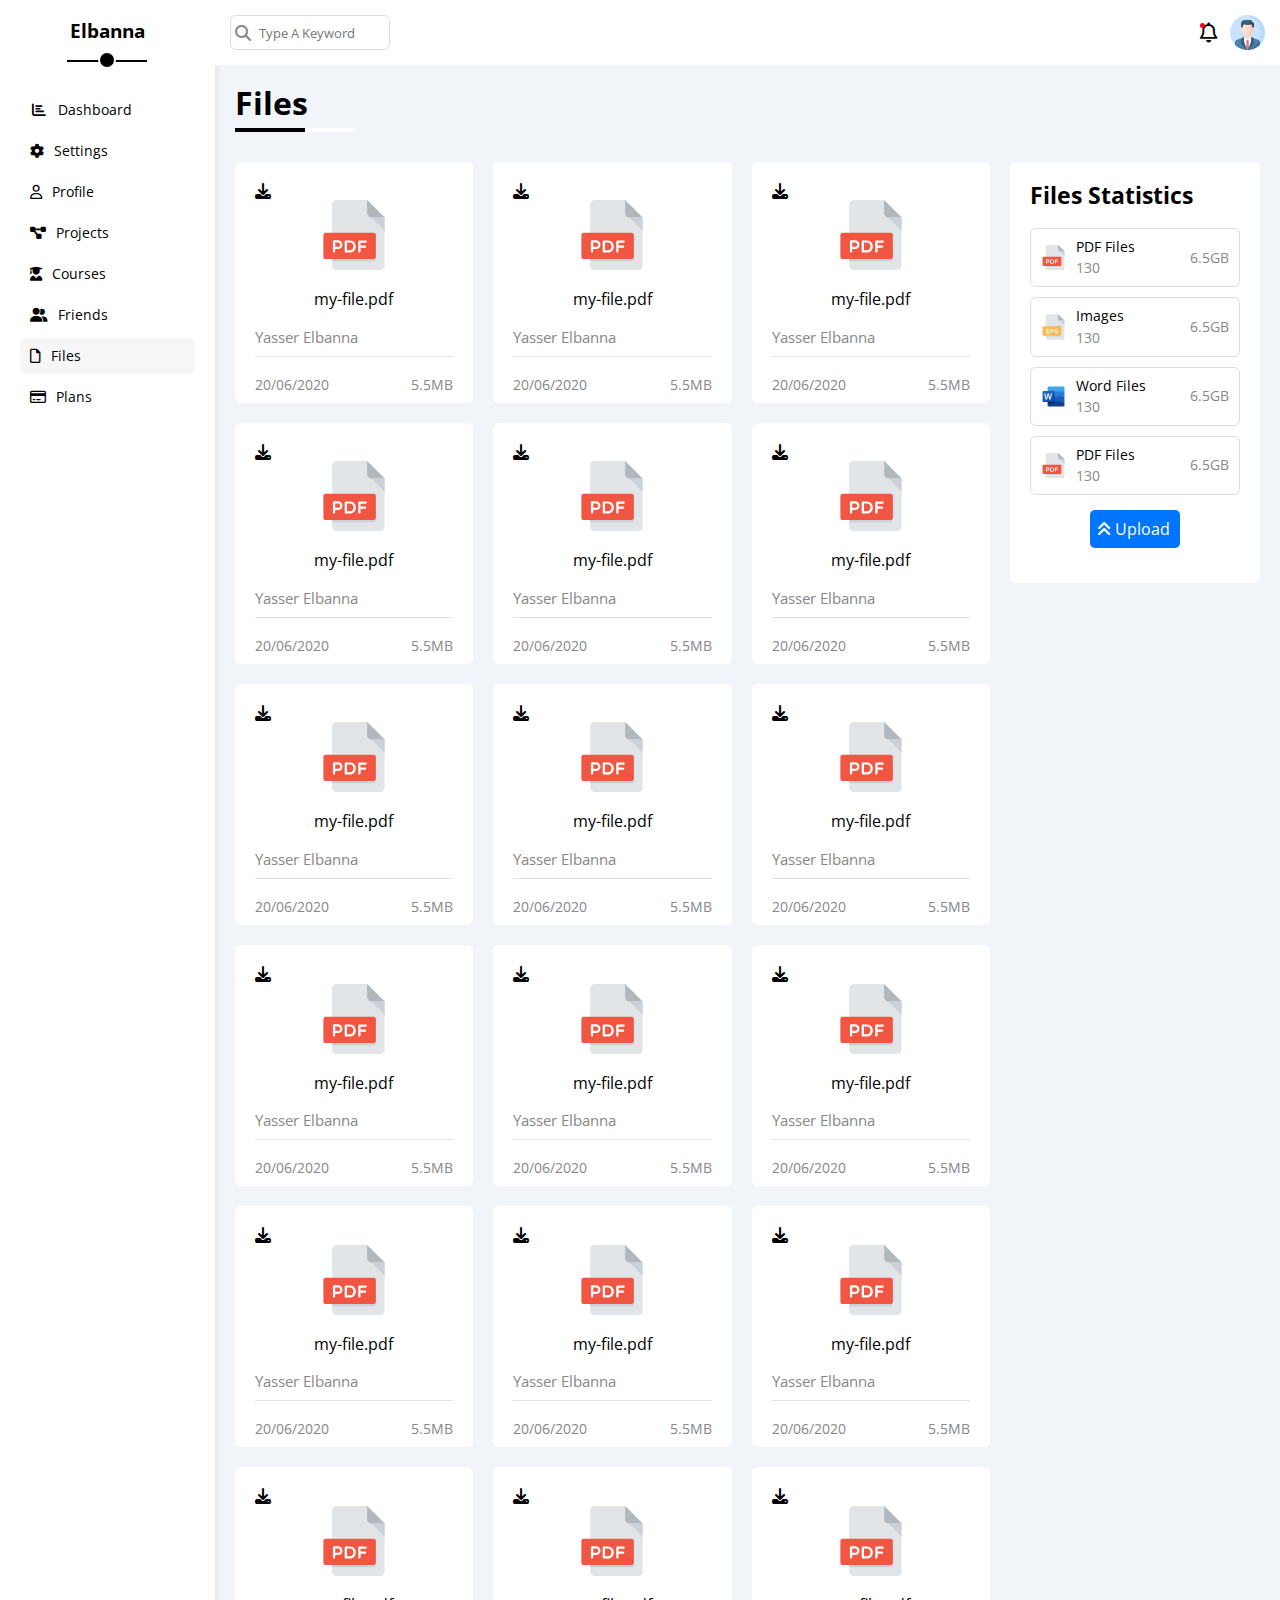
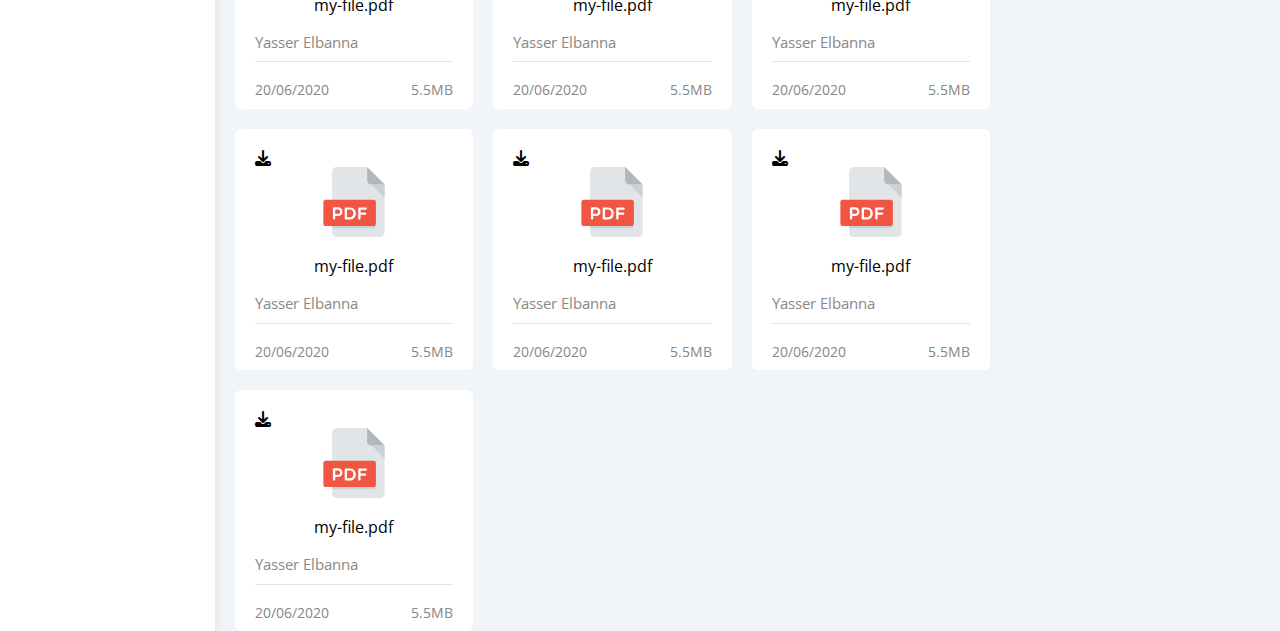
<file: files.html>
<!DOCTYPE html>
<html lang="en">
  <head>
    <meta charset="UTF-8" />
    <meta http-equiv="X-UA-Compatible" content="IE=edge" />
    <meta name="viewport" content="width=device-width, initial-scale=1.0" />
    <title>Dashboard</title>
    <link rel="stylesheet" href="css/normalize.css" />
    <link rel="stylesheet" href="css/all.min.css" />
    <link rel="stylesheet" href="css/framework.css" />
    <link rel="stylesheet" href="css/main.css" />
    <!-- Google Fonts -->
    <link rel="preconnect" href="https://fonts.googleapis.com" />
    <link rel="preconnect" href="https://fonts.gstatic.com" crossorigin />
    <link
      href="https://fonts.googleapis.com/css2?family=Open+Sans:wght@300;500;600;700;800&display=swap"
      rel="stylesheet"
    />
  </head>
  <body>
    <div class="page d-flex">
      <div class="sidebar bg-white p-20 p-relative">
        <h3 class="mt-0 p-relative text-c">Elbanna</h3>
        <ul>
          <li>
            <a
              class="d-flex align-center fs-14 c-black rad-6 p-10 mb-5"
              href="index.html"
              ><i class="fa-solid fa-chart-bar fa-fw"></i
              ><span class="fs-14 hide-mobile">Dashboard</span></a
            >
          </li>
          <li>
            <a
              class="d-flex align-center fs-14 c-black rad-6 p-10 mb-5"
              href="settings.html"
              ><i class="fa-solid fa-gear"></i
              ><span class="fs-14 hide-mobile">Settings</span></a
            >
          </li>
          <li>
            <a
              class="d-flex align-center fs-14 c-black rad-6 p-10 mb-5"
              href="profile.html"
              ><i class="fa-regular fa-user"></i
              ><span class="fs-14 hide-mobile">Profile</span></a
            >
          </li>
          <li>
            <a
              class="d-flex align-center fs-14 c-black rad-6 p-10 mb-5"
              href="projects.html"
              ><i class="fa-solid fa-diagram-project"></i
              ><span class="fs-14 hide-mobile">Projects</span></a
            >
          </li>
          <li>
            <a
              class="d-flex align-center fs-14 c-black rad-6 p-10 mb-5"
              href="courses.html"
              ><i class="fa-solid fa-user-graduate"></i
              ><span class="fs-14 hide-mobile">Courses</span></a
            >
          </li>
          <li>
            <a
              class="d-flex align-center fs-14 c-black rad-6 p-10 mb-5"
              href="friends.html"
              ><i class="fa-solid fa-user-group"></i
              ><span class="fs-14 hide-mobile">Friends</span></a
            >
          </li>
          <li>
            <a
              class="active d-flex align-center fs-14 c-black rad-6 p-10 mb-5"
              href="files.html"
              ><i class="fa-regular fa-file"></i
              ><span class="fs-14 hide-mobile">Files</span></a
            >
          </li>
          <li>
            <a
              class="d-flex align-center fs-14 c-black rad-6 p-10 mb-5"
              href="plans.html"
              ><i class="fa-regular fa-credit-card"></i
              ><span class="fs-14 hide-mobile">Plans</span></a
            >
          </li>
        </ul>
      </div>
      <div class="content w-full">
        <!-- Start Head -->
        <div class="header bg-white p-15 flex-between p-relative">
          <div class="search p-relative">
            <i class="fa-solid fa-magnifying-glass"></i>
            <input
              class="p-relative rad-6 border-ddd p-10 fs-13"
              type="search"
              placeholder="Type A Keyword"
            />
          </div>
          <div class="icon flex-between">
            <span class="notification p-relative">
              <i class="fa-regular fa-bell fa-lg"></i>
              <input type="checkbox" />
            </span>
            <img src="images/profile.png" alt="" />
          </div>
          <div
            class="notification-list p-absolute bg-white p-20 border-ddd rad-6"
          >
            <div class="head flex-between mb-20">
              <h2>Notification</h2>
              <p class="fs-13 c-blue">View All</p>
            </div>
            <div class="body">
              <div class="not d-flex pt-10 pb-10 bord-bottom-ddd">
                <div class="left mr-20"><img src="images/team-01.png" /></div>
                <div class="right">
                  <h2 class="fs-14 mb-10">Yasser</h2>
                  <p class="fs-13 mb-10">Sent You A Message</p>
                  <span class="fs-10 c-blue">2 Hour Ago</span>
                </div>
              </div>
              <div class="not d-flex pt-10 pb-10 bord-bottom-ddd">
                <div class="left mr-20"><img src="images/team-02.png" /></div>
                <div class="right">
                  <h2 class="fs-14 mb-10">Ahmed</h2>
                  <p class="fs-13 mb-10">
                    You Have A notification From Your Friend
                  </p>
                  <span class="fs-10 c-blue">3 Hour Ago</span>
                </div>
              </div>
              <div class="not d-flex pt-10 pb-10">
                <div class="left mr-20"><img src="images/team-05.png" /></div>
                <div class="right">
                  <h2 class="fs-14 mb-10">Ibrahim</h2>
                  <p class="fs-13 mb-10">Sent You A Message</p>
                  <span class="fs-10 c-blue">6 Hour Ago</span>
                </div>
              </div>
            </div>
          </div>
        </div>
        <!-- End Head -->
        <h1 class="p-relative">Files</h1>
        <div class="files rad-6 d-flex gap-20 mr-20 ml-20">
          <div class="content gap-20 d-grid f-1 block-mobile">
            <div class="file bg-white rad-6 pt-20 pr-20 pl-20">
              <i class="fa-solid fa-download"></i>
              <img class="w-100 d-block" src="images/pdf.svg" alt="" />
              <p class="text-c mb-20">my-file.pdf</p>
              <p class="pb-10 bord-bottom-ddd c-grey fs-15">Yasser Elbanna</p>
              <div class="footer flex-between c-grey fs-14 mt-20">
                <p>20/06/2020</p>
                <p>5.5MB</p>
              </div>
            </div>
            <div class="file bg-white rad-6 pt-20 pr-20 pl-20">
              <i class="fa-solid fa-download"></i>
              <img class="w-100 d-block" src="images/pdf.svg" alt="" />
              <p class="text-c mb-20">my-file.pdf</p>
              <p class="pb-10 bord-bottom-ddd c-grey fs-15">Yasser Elbanna</p>
              <div class="footer flex-between c-grey fs-14 mt-20">
                <p>20/06/2020</p>
                <p>5.5MB</p>
              </div>
            </div>
            <div class="file bg-white rad-6 pt-20 pr-20 pl-20">
              <i class="fa-solid fa-download"></i>
              <img class="w-100 d-block" src="images/pdf.svg" alt="" />
              <p class="text-c mb-20">my-file.pdf</p>
              <p class="pb-10 bord-bottom-ddd c-grey fs-15">Yasser Elbanna</p>
              <div class="footer flex-between c-grey fs-14 mt-20">
                <p>20/06/2020</p>
                <p>5.5MB</p>
              </div>
            </div>
            <div class="file bg-white rad-6 pt-20 pr-20 pl-20">
              <i class="fa-solid fa-download"></i>
              <img class="w-100 d-block" src="images/pdf.svg" alt="" />
              <p class="text-c mb-20">my-file.pdf</p>
              <p class="pb-10 bord-bottom-ddd c-grey fs-15">Yasser Elbanna</p>
              <div class="footer flex-between c-grey fs-14 mt-20">
                <p>20/06/2020</p>
                <p>5.5MB</p>
              </div>
            </div>
            <div class="file bg-white rad-6 pt-20 pr-20 pl-20">
              <i class="fa-solid fa-download"></i>
              <img class="w-100 d-block" src="images/pdf.svg" alt="" />
              <p class="text-c mb-20">my-file.pdf</p>
              <p class="pb-10 bord-bottom-ddd c-grey fs-15">Yasser Elbanna</p>
              <div class="footer flex-between c-grey fs-14 mt-20">
                <p>20/06/2020</p>
                <p>5.5MB</p>
              </div>
            </div>
            <div class="file bg-white rad-6 pt-20 pr-20 pl-20">
              <i class="fa-solid fa-download"></i>
              <img class="w-100 d-block" src="images/pdf.svg" alt="" />
              <p class="text-c mb-20">my-file.pdf</p>
              <p class="pb-10 bord-bottom-ddd c-grey fs-15">Yasser Elbanna</p>
              <div class="footer flex-between c-grey fs-14 mt-20">
                <p>20/06/2020</p>
                <p>5.5MB</p>
              </div>
            </div>
            <div class="file bg-white rad-6 pt-20 pr-20 pl-20">
              <i class="fa-solid fa-download"></i>
              <img class="w-100 d-block" src="images/pdf.svg" alt="" />
              <p class="text-c mb-20">my-file.pdf</p>
              <p class="pb-10 bord-bottom-ddd c-grey fs-15">Yasser Elbanna</p>
              <div class="footer flex-between c-grey fs-14 mt-20">
                <p>20/06/2020</p>
                <p>5.5MB</p>
              </div>
            </div>
            <div class="file bg-white rad-6 pt-20 pr-20 pl-20">
              <i class="fa-solid fa-download"></i>
              <img class="w-100 d-block" src="images/pdf.svg" alt="" />
              <p class="text-c mb-20">my-file.pdf</p>
              <p class="pb-10 bord-bottom-ddd c-grey fs-15">Yasser Elbanna</p>
              <div class="footer flex-between c-grey fs-14 mt-20">
                <p>20/06/2020</p>
                <p>5.5MB</p>
              </div>
            </div>
            <div class="file bg-white rad-6 pt-20 pr-20 pl-20">
              <i class="fa-solid fa-download"></i>
              <img class="w-100 d-block" src="images/pdf.svg" alt="" />
              <p class="text-c mb-20">my-file.pdf</p>
              <p class="pb-10 bord-bottom-ddd c-grey fs-15">Yasser Elbanna</p>
              <div class="footer flex-between c-grey fs-14 mt-20">
                <p>20/06/2020</p>
                <p>5.5MB</p>
              </div>
            </div>
            <div class="file bg-white rad-6 pt-20 pr-20 pl-20">
              <i class="fa-solid fa-download"></i>
              <img class="w-100 d-block" src="images/pdf.svg" alt="" />
              <p class="text-c mb-20">my-file.pdf</p>
              <p class="pb-10 bord-bottom-ddd c-grey fs-15">Yasser Elbanna</p>
              <div class="footer flex-between c-grey fs-14 mt-20">
                <p>20/06/2020</p>
                <p>5.5MB</p>
              </div>
            </div>
            <div class="file bg-white rad-6 pt-20 pr-20 pl-20">
              <i class="fa-solid fa-download"></i>
              <img class="w-100 d-block" src="images/pdf.svg" alt="" />
              <p class="text-c mb-20">my-file.pdf</p>
              <p class="pb-10 bord-bottom-ddd c-grey fs-15">Yasser Elbanna</p>
              <div class="footer flex-between c-grey fs-14 mt-20">
                <p>20/06/2020</p>
                <p>5.5MB</p>
              </div>
            </div>
            <div class="file bg-white rad-6 pt-20 pr-20 pl-20">
              <i class="fa-solid fa-download"></i>
              <img class="w-100 d-block" src="images/pdf.svg" alt="" />
              <p class="text-c mb-20">my-file.pdf</p>
              <p class="pb-10 bord-bottom-ddd c-grey fs-15">Yasser Elbanna</p>
              <div class="footer flex-between c-grey fs-14 mt-20">
                <p>20/06/2020</p>
                <p>5.5MB</p>
              </div>
            </div>
            <div class="file bg-white rad-6 pt-20 pr-20 pl-20">
              <i class="fa-solid fa-download"></i>
              <img class="w-100 d-block" src="images/pdf.svg" alt="" />
              <p class="text-c mb-20">my-file.pdf</p>
              <p class="pb-10 bord-bottom-ddd c-grey fs-15">Yasser Elbanna</p>
              <div class="footer flex-between c-grey fs-14 mt-20">
                <p>20/06/2020</p>
                <p>5.5MB</p>
              </div>
            </div>
            <div class="file bg-white rad-6 pt-20 pr-20 pl-20">
              <i class="fa-solid fa-download"></i>
              <img class="w-100 d-block" src="images/pdf.svg" alt="" />
              <p class="text-c mb-20">my-file.pdf</p>
              <p class="pb-10 bord-bottom-ddd c-grey fs-15">Yasser Elbanna</p>
              <div class="footer flex-between c-grey fs-14 mt-20">
                <p>20/06/2020</p>
                <p>5.5MB</p>
              </div>
            </div>
            <div class="file bg-white rad-6 pt-20 pr-20 pl-20">
              <i class="fa-solid fa-download"></i>
              <img class="w-100 d-block" src="images/pdf.svg" alt="" />
              <p class="text-c mb-20">my-file.pdf</p>
              <p class="pb-10 bord-bottom-ddd c-grey fs-15">Yasser Elbanna</p>
              <div class="footer flex-between c-grey fs-14 mt-20">
                <p>20/06/2020</p>
                <p>5.5MB</p>
              </div>
            </div>
            <div class="file bg-white rad-6 pt-20 pr-20 pl-20">
              <i class="fa-solid fa-download"></i>
              <img class="w-100 d-block" src="images/pdf.svg" alt="" />
              <p class="text-c mb-20">my-file.pdf</p>
              <p class="pb-10 bord-bottom-ddd c-grey fs-15">Yasser Elbanna</p>
              <div class="footer flex-between c-grey fs-14 mt-20">
                <p>20/06/2020</p>
                <p>5.5MB</p>
              </div>
            </div>
            <div class="file bg-white rad-6 pt-20 pr-20 pl-20">
              <i class="fa-solid fa-download"></i>
              <img class="w-100 d-block" src="images/pdf.svg" alt="" />
              <p class="text-c mb-20">my-file.pdf</p>
              <p class="pb-10 bord-bottom-ddd c-grey fs-15">Yasser Elbanna</p>
              <div class="footer flex-between c-grey fs-14 mt-20">
                <p>20/06/2020</p>
                <p>5.5MB</p>
              </div>
            </div>
            <div class="file bg-white rad-6 pt-20 pr-20 pl-20">
              <i class="fa-solid fa-download"></i>
              <img class="w-100 d-block" src="images/pdf.svg" alt="" />
              <p class="text-c mb-20">my-file.pdf</p>
              <p class="pb-10 bord-bottom-ddd c-grey fs-15">Yasser Elbanna</p>
              <div class="footer flex-between c-grey fs-14 mt-20">
                <p>20/06/2020</p>
                <p>5.5MB</p>
              </div>
            </div>
            <div class="file bg-white rad-6 pt-20 pr-20 pl-20">
              <i class="fa-solid fa-download"></i>
              <img class="w-100 d-block" src="images/pdf.svg" alt="" />
              <p class="text-c mb-20">my-file.pdf</p>
              <p class="pb-10 bord-bottom-ddd c-grey fs-15">Yasser Elbanna</p>
              <div class="footer flex-between c-grey fs-14 mt-20">
                <p>20/06/2020</p>
                <p>5.5MB</p>
              </div>
            </div>
            <div class="file bg-white rad-6 pt-20 pr-20 pl-20">
              <i class="fa-solid fa-download"></i>
              <img class="w-100 d-block" src="images/pdf.svg" alt="" />
              <p class="text-c mb-20">my-file.pdf</p>
              <p class="pb-10 bord-bottom-ddd c-grey fs-15">Yasser Elbanna</p>
              <div class="footer flex-between c-grey fs-14 mt-20">
                <p>20/06/2020</p>
                <p>5.5MB</p>
              </div>
            </div>
            <div class="file bg-white rad-6 pt-20 pr-20 pl-20">
              <i class="fa-solid fa-download"></i>
              <img class="w-100 d-block" src="images/pdf.svg" alt="" />
              <p class="text-c mb-20">my-file.pdf</p>
              <p class="pb-10 bord-bottom-ddd c-grey fs-15">Yasser Elbanna</p>
              <div class="footer flex-between c-grey fs-14 mt-20">
                <p>20/06/2020</p>
                <p>5.5MB</p>
              </div>
            </div>
            <div class="file bg-white rad-6 pt-20 pr-20 pl-20">
              <i class="fa-solid fa-download"></i>
              <img class="w-100 d-block" src="images/pdf.svg" alt="" />
              <p class="text-c mb-20">my-file.pdf</p>
              <p class="pb-10 bord-bottom-ddd c-grey fs-15">Yasser Elbanna</p>
              <div class="footer flex-between c-grey fs-14 mt-20">
                <p>20/06/2020</p>
                <p>5.5MB</p>
              </div>
            </div>
          </div>
          <div class="aside bg-white rad-6 p-20">
            <p class="mb-20 text-c-mobile">Files Statistics</p>
            <div class="line d-flex p-10 border-ddd rad-6 mb-10">
              <img class="mr-10" src="images/pdf.svg" alt="" />
              <div class="text flex-between f-1">
                <div class="left">
                  <p class="fs-14 mb-5">PDF Files</p>
                  <p class="fs-14 c-grey">130</p>
                </div>
                <div class="right fs-14 c-grey">6.5GB</div>
              </div>
            </div>
            <div class="line d-flex p-10 border-ddd rad-6 mb-10">
              <img class="mr-10" src="images/eps.svg" alt="" />
              <div class="text flex-between f-1">
                <div class="left">
                  <p class="fs-14 mb-5">Images</p>
                  <p class="fs-14 c-grey">130</p>
                </div>
                <div class="right fs-14 c-grey">6.5GB</div>
              </div>
            </div>
            <div class="line d-flex p-10 border-ddd rad-6 mb-10">
              <img class="mr-10" src="images/word.svg" alt="" />
              <div class="text flex-between f-1">
                <div class="left">
                  <p class="fs-14 mb-5">Word Files</p>
                  <p class="fs-14 c-grey">130</p>
                </div>
                <div class="right fs-14 c-grey">6.5GB</div>
              </div>
            </div>
            <div class="line d-flex p-10 border-ddd rad-6 mb-10">
              <img class="mr-10" src="images/pdf.svg" alt="" />
              <div class="text flex-between f-1">
                <div class="left">
                  <p class="fs-14 mb-5">PDF Files</p>
                  <p class="fs-14 c-grey">130</p>
                </div>
                <div class="right fs-14 c-grey">6.5GB</div>
              </div>
            </div>
            <div class="upload p-relative bg-blue c-white w-fit">Upload</div>
          </div>
        </div>
      </div>
    </div>
  </body>
</html>
</file>
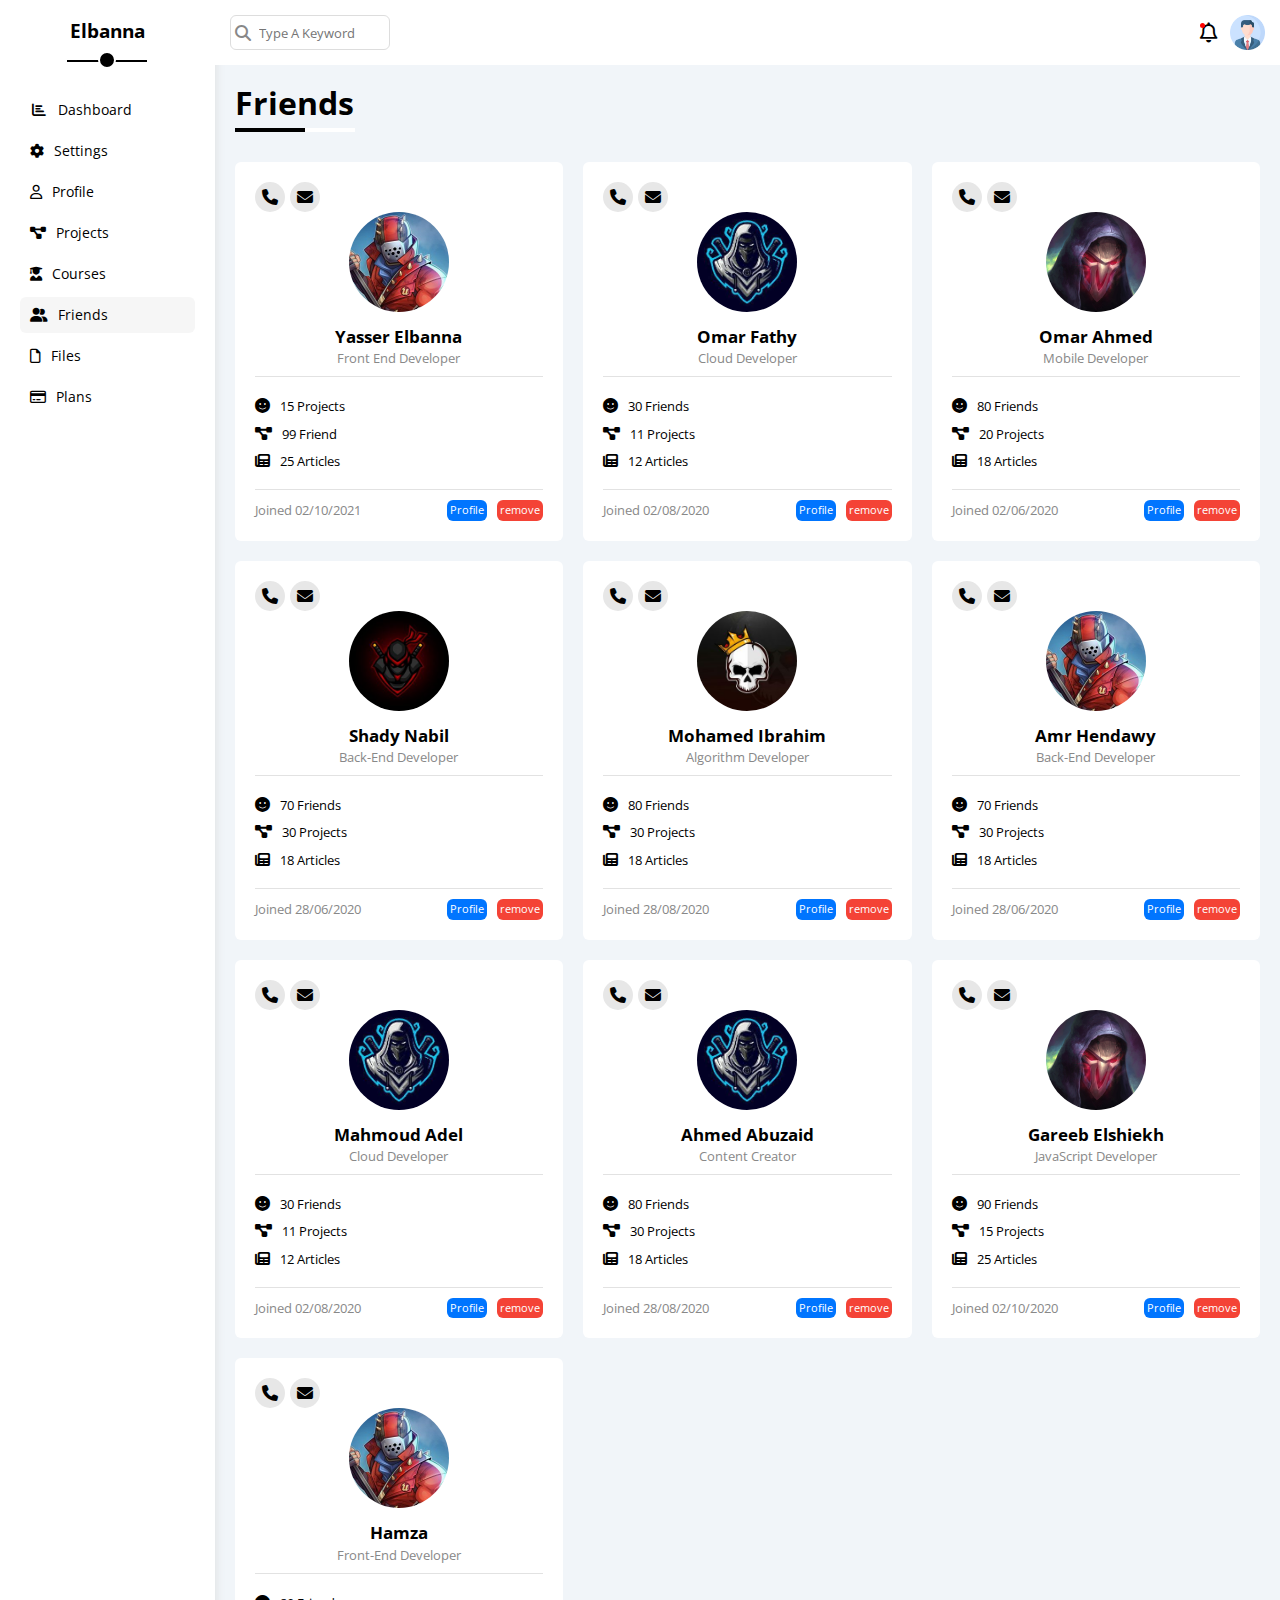
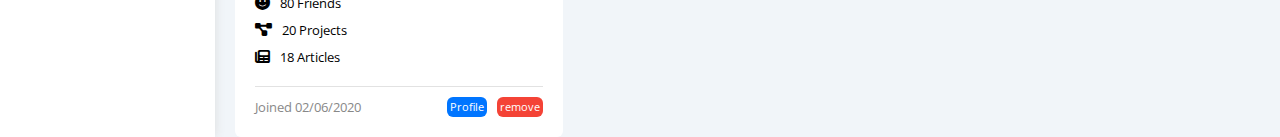
<file: friends.html>
<!DOCTYPE html>
<html lang="en">
  <head>
    <meta charset="UTF-8" />
    <meta http-equiv="X-UA-Compatible" content="IE=edge" />
    <meta name="viewport" content="width=device-width, initial-scale=1.0" />
    <title>Dashboard</title>
    <link rel="stylesheet" href="css/normalize.css" />
    <link rel="stylesheet" href="css/all.min.css" />
    <link rel="stylesheet" href="css/framework.css" />
    <link rel="stylesheet" href="css/main.css" />
    <!-- Google Fonts -->
    <link rel="preconnect" href="https://fonts.googleapis.com" />
    <link rel="preconnect" href="https://fonts.gstatic.com" crossorigin />
    <link
      href="https://fonts.googleapis.com/css2?family=Open+Sans:wght@300;500;600;700;800&display=swap"
      rel="stylesheet"
    />
  </head>
  <body>
    <div class="page d-flex">
      <div class="sidebar bg-white p-20 p-relative">
        <h3 class="mt-0 p-relative text-c">Elbanna</h3>
        <ul>
          <li>
            <a
              class="d-flex align-center fs-14 c-black rad-6 p-10 mb-5"
              href="index.html"
              ><i class="fa-solid fa-chart-bar fa-fw"></i
              ><span class="fs-14 hide-mobile">Dashboard</span></a
            >
          </li>
          <li>
            <a
              class="d-flex align-center fs-14 c-black rad-6 p-10 mb-5"
              href="settings.html"
              ><i class="fa-solid fa-gear"></i
              ><span class="fs-14 hide-mobile">Settings</span></a
            >
          </li>
          <li>
            <a
              class="d-flex align-center fs-14 c-black rad-6 p-10 mb-5"
              href="profile.html"
              ><i class="fa-regular fa-user"></i
              ><span class="fs-14 hide-mobile">Profile</span></a
            >
          </li>
          <li>
            <a
              class="d-flex align-center fs-14 c-black rad-6 p-10 mb-5"
              href="projects.html"
              ><i class="fa-solid fa-diagram-project"></i
              ><span class="fs-14 hide-mobile">Projects</span></a
            >
          </li>
          <li>
            <a
              class="d-flex align-center fs-14 c-black rad-6 p-10 mb-5"
              href="courses.html"
              ><i class="fa-solid fa-user-graduate"></i
              ><span class="fs-14 hide-mobile">Courses</span></a
            >
          </li>
          <li>
            <a
              class="active d-flex align-center fs-14 c-black rad-6 p-10 mb-5"
              href="friends.html"
              ><i class="fa-solid fa-user-group"></i
              ><span class="fs-14 hide-mobile">Friends</span></a
            >
          </li>
          <li>
            <a
              class="d-flex align-center fs-14 c-black rad-6 p-10 mb-5"
              href="files.html"
              ><i class="fa-regular fa-file"></i
              ><span class="fs-14 hide-mobile">Files</span></a
            >
          </li>
          <li>
            <a
              class="d-flex align-center fs-14 c-black rad-6 p-10 mb-5"
              href="plans.html"
              ><i class="fa-regular fa-credit-card"></i
              ><span class="fs-14 hide-mobile">Plans</span></a
            >
          </li>
        </ul>
      </div>
      <div class="content w-full">
        <!-- Start Head -->
        <div class="header bg-white p-15 flex-between p-relative">
          <div class="search p-relative">
            <i class="fa-solid fa-magnifying-glass"></i>
            <input
              class="p-relative rad-6 border-ddd p-10 fs-13"
              type="search"
              placeholder="Type A Keyword"
            />
          </div>
          <div class="icon flex-between">
            <span class="notification p-relative">
              <i class="fa-regular fa-bell fa-lg"></i>
              <input type="checkbox" />
            </span>
            <img src="images/profile.png" alt="" />
          </div>
          <div
            class="notification-list p-absolute bg-white p-20 border-ddd rad-6"
          >
            <div class="head flex-between mb-20">
              <h2>Notification</h2>
              <p class="fs-13 c-blue">View All</p>
            </div>
            <div class="body">
              <div class="not d-flex pt-10 pb-10 bord-bottom-ddd">
                <div class="left mr-20"><img src="images/team-01.png" /></div>
                <div class="right">
                  <h2 class="fs-14 mb-10">Yasser</h2>
                  <p class="fs-13 mb-10">Sent You A Message</p>
                  <span class="fs-10 c-blue">2 Hour Ago</span>
                </div>
              </div>
              <div class="not d-flex pt-10 pb-10 bord-bottom-ddd">
                <div class="left mr-20"><img src="images/team-02.png" /></div>
                <div class="right">
                  <h2 class="fs-14 mb-10">Ahmed</h2>
                  <p class="fs-13 mb-10">
                    You Have A notification From Your Friend
                  </p>
                  <span class="fs-10 c-blue">3 Hour Ago</span>
                </div>
              </div>
              <div class="not d-flex pt-10 pb-10">
                <div class="left mr-20"><img src="images/team-05.png" /></div>
                <div class="right">
                  <h2 class="fs-14 mb-10">Ibrahim</h2>
                  <p class="fs-13 mb-10">Sent You A Message</p>
                  <span class="fs-10 c-blue">6 Hour Ago</span>
                </div>
              </div>
            </div>
          </div>
        </div>
        <!-- End Head -->
        <!-- Start Friends -->
        <h1 class="p-relative">Friends</h1>
        <div class="friends rad-6 d-grid gap-20 mr-20 ml-20">
          <div class="friend bg-white rad-6 p-20">
            <div class="icons d-flex">
              <i class="fa-solid fa-phone bg-grey50 rad-circle mr-5"></i
              ><i class="fa-solid fa-envelope bg-grey50 rad-circle"></i>
            </div>
            <img
              class="d-block w-100 rad-circle text-c"
              src="images/friend-01.jpg"
              alt=""
            />
            <div class="description text-c">
              <p class="mb-5">Yasser Elbanna</p>
              <p class="fs-13 c-grey pb-10 bord-bottom-ddd mb-20">
                Front End Developer
              </p>
            </div>
            <div class="text d-flex f-col pb-10 bord-bottom-ddd">
              <p class="p-relative fs-13 pb-10">15 Projects</p>
              <p class="p-relative fs-13 pb-10">99 Friend</p>
              <p class="p-relative fs-13 pb-10">25 Articles</p>
            </div>
            <div class="footer flex-between align-center mt-10">
              <div class="left fs-13 c-grey">Joined 02/10/2021</div>
              <div class="right d-flex">
                <p class="">Profile</p>
                <p class="">remove</p>
              </div>
            </div>
          </div>
          <div class="friend bg-white rad-6 p-20">
            <div class="icons d-flex">
              <i class="fa-solid fa-phone bg-grey50 rad-circle mr-5"></i
              ><i class="fa-solid fa-envelope bg-grey50 rad-circle"></i>
            </div>
            <img
              class="d-block w-100 rad-circle text-c"
              src="images/friend-02.jpg"
              alt=""
            />
            <div class="description text-c">
              <p class="mb-5">Omar Fathy</p>
              <p class="fs-13 c-grey pb-10 bord-bottom-ddd mb-20">
                Cloud Developer
              </p>
            </div>
            <div class="text d-flex f-col pb-10 bord-bottom-ddd">
              <p class="p-relative fs-13 pb-10">30 Friends</p>
              <p class="p-relative fs-13 pb-10">11 Projects</p>
              <p class="p-relative fs-13 pb-10">12 Articles</p>
            </div>
            <div class="footer flex-between align-center mt-10">
              <div class="left fs-13 c-grey">Joined 02/08/2020</div>
              <div class="right d-flex">
                <p class="">Profile</p>
                <p class="">remove</p>
              </div>
            </div>
          </div>
          <div class="friend bg-white rad-6 p-20">
            <div class="icons d-flex">
              <i class="fa-solid fa-phone bg-grey50 rad-circle mr-5"></i
              ><i class="fa-solid fa-envelope bg-grey50 rad-circle"></i>
            </div>
            <img
              class="d-block w-100 rad-circle text-c"
              src="images/friend-03.jpg"
              alt=""
            />
            <div class="description text-c">
              <p class="mb-5">Omar Ahmed</p>
              <p class="fs-13 c-grey pb-10 bord-bottom-ddd mb-20">
                Mobile Developer
              </p>
            </div>
            <div class="text d-flex f-col pb-10 bord-bottom-ddd">
              <p class="p-relative fs-13 pb-10">80 Friends</p>
              <p class="p-relative fs-13 pb-10">20 Projects</p>
              <p class="p-relative fs-13 pb-10">18 Articles</p>
            </div>
            <div class="footer flex-between align-center mt-10">
              <div class="left fs-13 c-grey">Joined 02/06/2020</div>
              <div class="right d-flex">
                <p class="">Profile</p>
                <p class="">remove</p>
              </div>
            </div>
          </div>
          <div class="friend bg-white rad-6 p-20">
            <div class="icons d-flex">
              <i class="fa-solid fa-phone bg-grey50 rad-circle mr-5"></i
              ><i class="fa-solid fa-envelope bg-grey50 rad-circle"></i>
            </div>
            <img
              class="d-block w-100 rad-circle text-c"
              src="images/friend-04.jpg"
              alt=""
            />
            <div class="description text-c">
              <p class="mb-5">Shady Nabil</p>
              <p class="fs-13 c-grey pb-10 bord-bottom-ddd mb-20">
                Back-End Developer
              </p>
            </div>
            <div class="text d-flex f-col pb-10 bord-bottom-ddd">
              <p class="p-relative fs-13 pb-10">70 Friends</p>
              <p class="p-relative fs-13 pb-10">30 Projects</p>
              <p class="p-relative fs-13 pb-10">18 Articles</p>
            </div>
            <div class="footer flex-between align-center mt-10">
              <div class="left fs-13 c-grey">Joined 28/06/2020</div>
              <div class="right d-flex">
                <p class="">Profile</p>
                <p class="">remove</p>
              </div>
            </div>
          </div>
          <div class="friend bg-white rad-6 p-20">
            <div class="icons d-flex">
              <i class="fa-solid fa-phone bg-grey50 rad-circle mr-5"></i
              ><i class="fa-solid fa-envelope bg-grey50 rad-circle"></i>
            </div>
            <img
              class="d-block w-100 rad-circle text-c"
              src="images/friend-05.jpg"
              alt=""
            />
            <div class="description text-c">
              <p class="mb-5">Mohamed Ibrahim</p>
              <p class="fs-13 c-grey pb-10 bord-bottom-ddd mb-20">
                Algorithm Developer
              </p>
            </div>
            <div class="text d-flex f-col pb-10 bord-bottom-ddd">
              <p class="p-relative fs-13 pb-10">80 Friends</p>
              <p class="p-relative fs-13 pb-10">30 Projects</p>
              <p class="p-relative fs-13 pb-10">18 Articles</p>
            </div>
            <div class="footer flex-between align-center mt-10">
              <div class="left fs-13 c-grey">Joined 28/08/2020</div>
              <div class="right d-flex">
                <p class="">Profile</p>
                <p class="">remove</p>
              </div>
            </div>
          </div>
          <div class="friend bg-white rad-6 p-20">
            <div class="icons d-flex">
              <i class="fa-solid fa-phone bg-grey50 rad-circle mr-5"></i
              ><i class="fa-solid fa-envelope bg-grey50 rad-circle"></i>
            </div>
            <img
              class="d-block w-100 rad-circle text-c"
              src="images/friend-01.jpg"
              alt=""
            />
            <div class="description text-c">
              <p class="mb-5">Amr Hendawy</p>
              <p class="fs-13 c-grey pb-10 bord-bottom-ddd mb-20">
                Back-End Developer
              </p>
            </div>
            <div class="text d-flex f-col pb-10 bord-bottom-ddd">
              <p class="p-relative fs-13 pb-10">70 Friends</p>
              <p class="p-relative fs-13 pb-10">30 Projects</p>
              <p class="p-relative fs-13 pb-10">18 Articles</p>
            </div>
            <div class="footer flex-between align-center mt-10">
              <div class="left fs-13 c-grey">Joined 28/06/2020</div>
              <div class="right d-flex">
                <p class="">Profile</p>
                <p class="">remove</p>
              </div>
            </div>
          </div>
          <div class="friend bg-white rad-6 p-20">
            <div class="icons d-flex">
              <i class="fa-solid fa-phone bg-grey50 rad-circle mr-5"></i
              ><i class="fa-solid fa-envelope bg-grey50 rad-circle"></i>
            </div>
            <img
              class="d-block w-100 rad-circle text-c"
              src="images/friend-02.jpg"
              alt=""
            />
            <div class="description text-c">
              <p class="mb-5">Mahmoud Adel</p>
              <p class="fs-13 c-grey pb-10 bord-bottom-ddd mb-20">
                Cloud Developer
              </p>
            </div>
            <div class="text d-flex f-col pb-10 bord-bottom-ddd">
              <p class="p-relative fs-13 pb-10">30 Friends</p>
              <p class="p-relative fs-13 pb-10">11 Projects</p>
              <p class="p-relative fs-13 pb-10">12 Articles</p>
            </div>
            <div class="footer flex-between align-center mt-10">
              <div class="left fs-13 c-grey">Joined 02/08/2020</div>
              <div class="right d-flex">
                <p class="">Profile</p>
                <p class="">remove</p>
              </div>
            </div>
          </div>
          <div class="friend bg-white rad-6 p-20">
            <div class="icons d-flex">
              <i class="fa-solid fa-phone bg-grey50 rad-circle mr-5"></i
              ><i class="fa-solid fa-envelope bg-grey50 rad-circle"></i>
            </div>
            <img
              class="d-block w-100 rad-circle text-c"
              src="images/friend-02.jpg"
              alt=""
            />
            <div class="description text-c">
              <p class="mb-5">Ahmed Abuzaid</p>
              <p class="fs-13 c-grey pb-10 bord-bottom-ddd mb-20">
                Content Creator
              </p>
            </div>
            <div class="text d-flex f-col pb-10 bord-bottom-ddd">
              <p class="p-relative fs-13 pb-10">80 Friends</p>
              <p class="p-relative fs-13 pb-10">30 Projects</p>
              <p class="p-relative fs-13 pb-10">18 Articles</p>
            </div>
            <div class="footer flex-between align-center mt-10">
              <div class="left fs-13 c-grey">Joined 28/08/2020</div>
              <div class="right d-flex">
                <p class="">Profile</p>
                <p class="">remove</p>
              </div>
            </div>
          </div>
          <div class="friend bg-white rad-6 p-20">
            <div class="icons d-flex">
              <i class="fa-solid fa-phone bg-grey50 rad-circle mr-5"></i
              ><i class="fa-solid fa-envelope bg-grey50 rad-circle"></i>
            </div>
            <img
              class="d-block w-100 rad-circle text-c"
              src="images/friend-03.jpg"
              alt=""
            />
            <div class="description text-c">
              <p class="mb-5">Gareeb Elshiekh</p>
              <p class="fs-13 c-grey pb-10 bord-bottom-ddd mb-20">
                JavaScript Developer
              </p>
            </div>
            <div class="text d-flex f-col pb-10 bord-bottom-ddd">
              <p class="p-relative fs-13 pb-10">90 Friends</p>
              <p class="p-relative fs-13 pb-10">15 Projects</p>
              <p class="p-relative fs-13 pb-10">25 Articles</p>
            </div>
            <div class="footer flex-between align-center mt-10">
              <div class="left fs-13 c-grey">Joined 02/10/2020</div>
              <div class="right d-flex">
                <p class="">Profile</p>
                <p class="">remove</p>
              </div>
            </div>
          </div>
          <div class="friend bg-white rad-6 p-20">
            <div class="icons d-flex">
              <i class="fa-solid fa-phone bg-grey50 rad-circle mr-5"></i
              ><i class="fa-solid fa-envelope bg-grey50 rad-circle"></i>
            </div>
            <img
              class="d-block w-100 rad-circle text-c"
              src="images/friend-01.jpg"
              alt=""
            />
            <div class="description text-c">
              <p class="mb-5">Hamza</p>
              <p class="fs-13 c-grey pb-10 bord-bottom-ddd mb-20">
                Front-End Developer
              </p>
            </div>
            <div class="text d-flex f-col pb-10 bord-bottom-ddd">
              <p class="p-relative fs-13 pb-10">80 Friends</p>
              <p class="p-relative fs-13 pb-10">20 Projects</p>
              <p class="p-relative fs-13 pb-10">18 Articles</p>
            </div>
            <div class="footer flex-between align-center mt-10">
              <div class="left fs-13 c-grey">Joined 02/06/2020</div>
              <div class="right d-flex">
                <p class="">Profile</p>
                <p class="">remove</p>
              </div>
            </div>
          </div>
        </div>
        <!-- Start Friends -->
      </div>
    </div>
  </body>
</html>
</file>
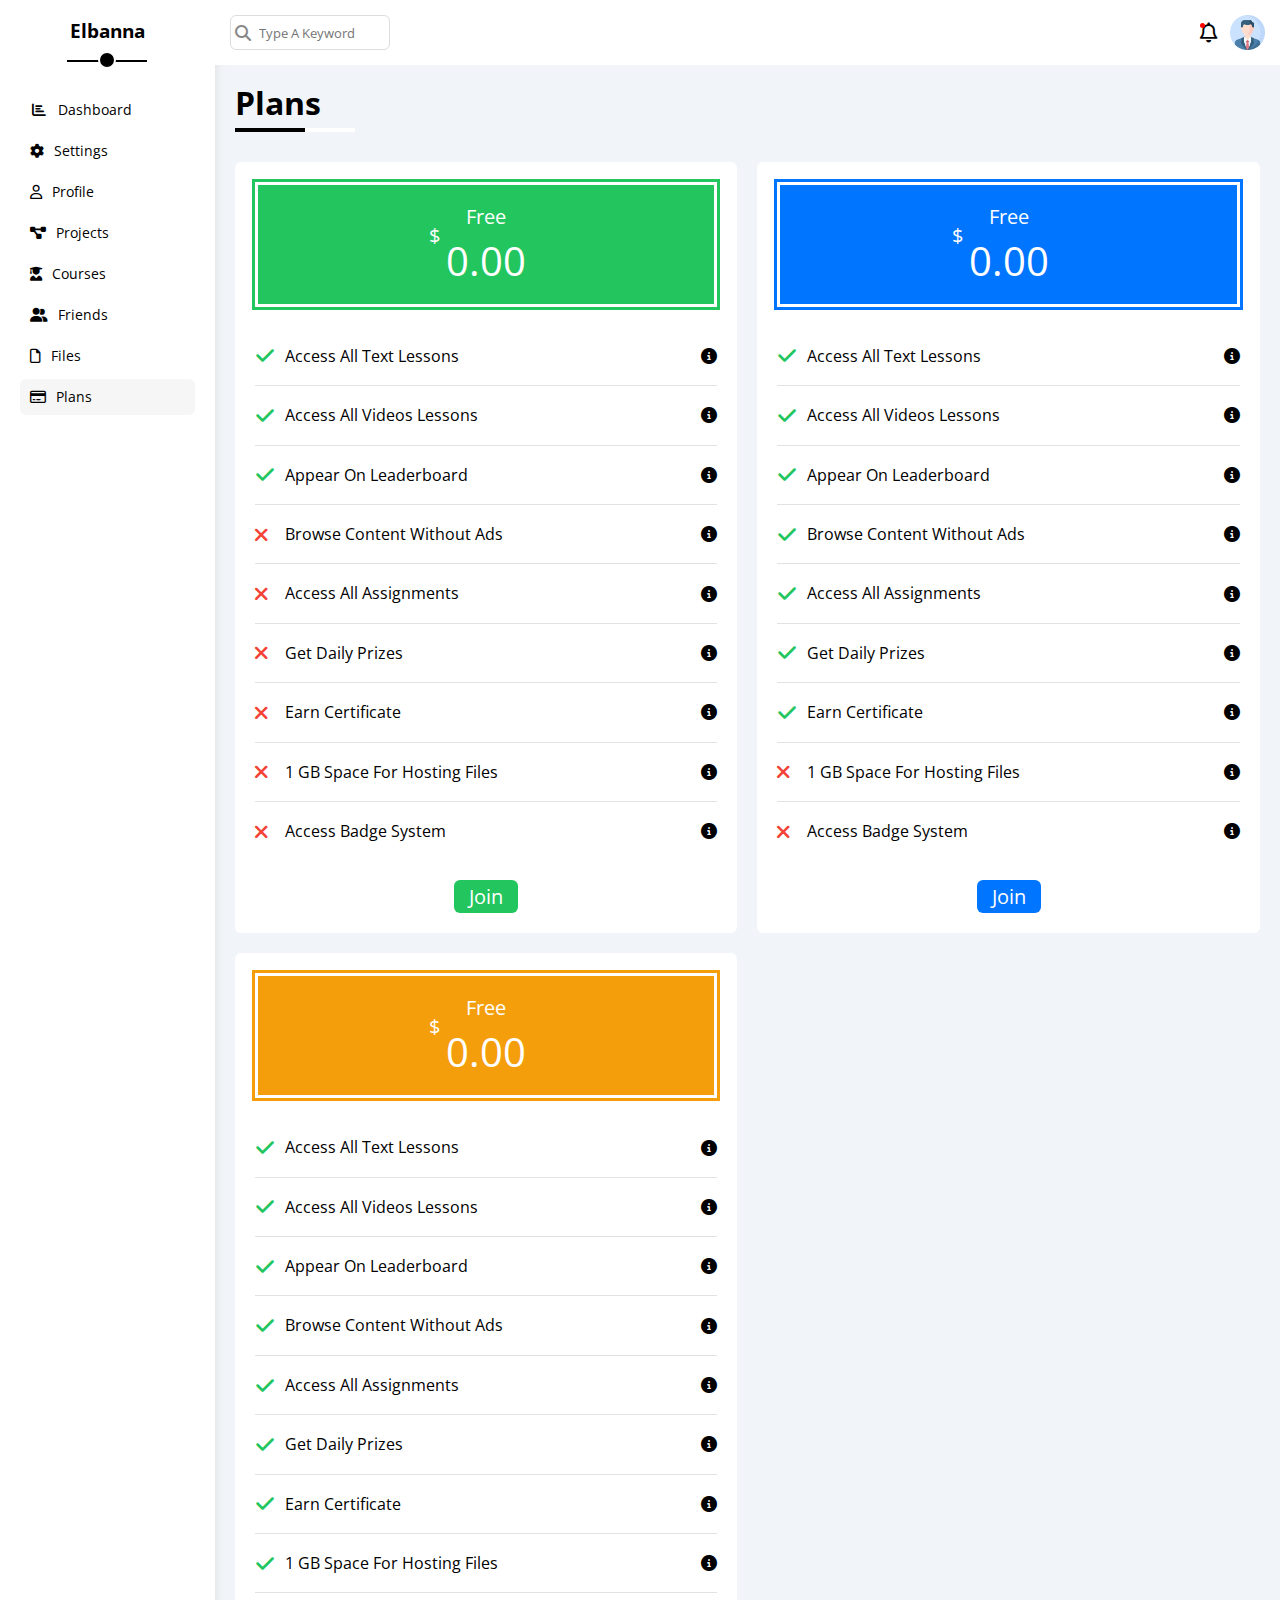
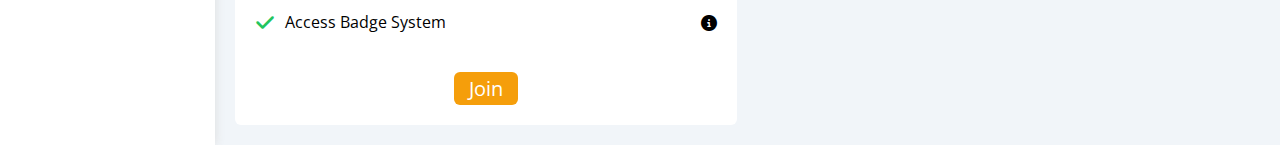
<file: plans.html>
<!DOCTYPE html>
<html lang="en">
  <head>
    <meta charset="UTF-8" />
    <meta http-equiv="X-UA-Compatible" content="IE=edge" />
    <meta name="viewport" content="width=device-width, initial-scale=1.0" />
    <title>Dashboard</title>
    <link rel="stylesheet" href="css/normalize.css" />
    <link rel="stylesheet" href="css/all.min.css" />
    <link rel="stylesheet" href="css/framework.css" />
    <link rel="stylesheet" href="css/main.css" />
    <!-- Google Fonts -->
    <link rel="preconnect" href="https://fonts.googleapis.com" />
    <link rel="preconnect" href="https://fonts.gstatic.com" crossorigin />
    <link
      href="https://fonts.googleapis.com/css2?family=Open+Sans:wght@300;500;600;700;800&display=swap"
      rel="stylesheet"
    />
  </head>
  <body>
    <div class="page d-flex">
      <div class="sidebar bg-white p-20 p-relative">
        <h3 class="mt-0 p-relative text-c">Elbanna</h3>
        <ul>
          <li>
            <a
              class="d-flex align-center fs-14 c-black rad-6 p-10 mb-5"
              href="index.html"
              ><i class="fa-solid fa-chart-bar fa-fw"></i
              ><span class="fs-14 hide-mobile">Dashboard</span></a
            >
          </li>
          <li>
            <a
              class="d-flex align-center fs-14 c-black rad-6 p-10 mb-5"
              href="settings.html"
              ><i class="fa-solid fa-gear"></i
              ><span class="fs-14 hide-mobile">Settings</span></a
            >
          </li>
          <li>
            <a
              class="d-flex align-center fs-14 c-black rad-6 p-10 mb-5"
              href="profile.html"
              ><i class="fa-regular fa-user"></i
              ><span class="fs-14 hide-mobile">Profile</span></a
            >
          </li>
          <li>
            <a
              class="d-flex align-center fs-14 c-black rad-6 p-10 mb-5"
              href="projects.html"
              ><i class="fa-solid fa-diagram-project"></i
              ><span class="fs-14 hide-mobile">Projects</span></a
            >
          </li>
          <li>
            <a
              class="d-flex align-center fs-14 c-black rad-6 p-10 mb-5"
              href="courses.html"
              ><i class="fa-solid fa-user-graduate"></i
              ><span class="fs-14 hide-mobile">Courses</span></a
            >
          </li>
          <li>
            <a
              class="d-flex align-center fs-14 c-black rad-6 p-10 mb-5"
              href="friends.html"
              ><i class="fa-solid fa-user-group"></i
              ><span class="fs-14 hide-mobile">Friends</span></a
            >
          </li>
          <li>
            <a
              class="d-flex align-center fs-14 c-black rad-6 p-10 mb-5"
              href="files.html"
              ><i class="fa-regular fa-file"></i
              ><span class="fs-14 hide-mobile">Files</span></a
            >
          </li>
          <li>
            <a
              class="active d-flex align-center fs-14 c-black rad-6 p-10 mb-5"
              href="plans.html"
              ><i class="fa-regular fa-credit-card"></i
              ><span class="fs-14 hide-mobile">Plans</span></a
            >
          </li>
        </ul>
      </div>
      <div class="content w-full">
        <!-- Start Head -->
        <div class="header bg-white p-15 flex-between p-relative">
          <div class="search p-relative">
            <i class="fa-solid fa-magnifying-glass"></i>
            <input
              class="p-relative rad-6 border-ddd p-10 fs-13"
              type="search"
              placeholder="Type A Keyword"
            />
          </div>
          <div class="icon flex-between">
            <span class="notification p-relative">
              <i class="fa-regular fa-bell fa-lg"></i>
              <input type="checkbox" />
            </span>
            <img src="images/profile.png" alt="" />
          </div>
          <div
            class="notification-list p-absolute bg-white p-20 border-ddd rad-6"
          >
            <div class="head flex-between mb-20">
              <h2>Notification</h2>
              <p class="fs-13 c-blue">View All</p>
            </div>
            <div class="body">
              <div class="not d-flex pt-10 pb-10 bord-bottom-ddd">
                <div class="left mr-20"><img src="images/team-01.png" /></div>
                <div class="right">
                  <h2 class="fs-14 mb-10">Yasser</h2>
                  <p class="fs-13 mb-10">Sent You A Message</p>
                  <span class="fs-10 c-blue">2 Hour Ago</span>
                </div>
              </div>
              <div class="not d-flex pt-10 pb-10 bord-bottom-ddd">
                <div class="left mr-20"><img src="images/team-02.png" /></div>
                <div class="right">
                  <h2 class="fs-14 mb-10">Ahmed</h2>
                  <p class="fs-13 mb-10">
                    You Have A notification From Your Friend
                  </p>
                  <span class="fs-10 c-blue">3 Hour Ago</span>
                </div>
              </div>
              <div class="not d-flex pt-10 pb-10">
                <div class="left mr-20"><img src="images/team-05.png" /></div>
                <div class="right">
                  <h2 class="fs-14 mb-10">Ibrahim</h2>
                  <p class="fs-13 mb-10">Sent You A Message</p>
                  <span class="fs-10 c-blue">6 Hour Ago</span>
                </div>
              </div>
            </div>
          </div>
        </div>
        <!-- End Head -->
        <h1 class="p-relative">Plans</h1>
        <div class="plans m-20 d-grid gap-20">
          <div class="plan bg-white rad-6 p-20">
            <div class="header d-flex f-col text-c p-20 bg-green c-white mb-20">
              <p class="mb-10">Free</p>
              <p class="p-relative w-fit">0.00</p>
            </div>
            <ul>
              <li class="flex-between p-relative pt-20 pb-20 bord-bottom-ddd">
                <p class="p-relative">Access All Text Lessons</p>
                <i class="fa-solid fa-circle-info"></i>
              </li>
              <li class="flex-between p-relative pt-20 pb-20 bord-bottom-ddd">
                <p class="p-relative">Access All Videos Lessons</p>
                <i class="fa-solid fa-circle-info"></i>
              </li>
              <li class="flex-between p-relative pt-20 pb-20 bord-bottom-ddd">
                <p class="p-relative">Appear On Leaderboard</p>
                <i class="fa-solid fa-circle-info"></i>
              </li>
              <li class="flex-between p-relative pt-20 pb-20 bord-bottom-ddd">
                <p class="p-relative">Browse Content Without Ads</p>
                <i class="fa-solid fa-circle-info"></i>
              </li>
              <li class="flex-between p-relative pt-20 pb-20 bord-bottom-ddd">
                <p class="p-relative">Access All Assignments</p>
                <i class="fa-solid fa-circle-info"></i>
              </li>
              <li class="flex-between p-relative pt-20 pb-20 bord-bottom-ddd">
                <p class="p-relative">Get Daily Prizes</p>
                <i class="fa-solid fa-circle-info"></i>
              </li>
              <li class="flex-between p-relative pt-20 pb-20 bord-bottom-ddd">
                <p class="p-relative">Earn Certificate</p>
                <i class="fa-solid fa-circle-info"></i>
              </li>
              <li class="flex-between p-relative pt-20 pb-20 bord-bottom-ddd">
                <p class="p-relative">1 GB Space For Hosting Files</p>
                <i class="fa-solid fa-circle-info"></i>
              </li>
              <li class="flex-between p-relative pt-20 pb-20">
                <p class="p-relative">Access Badge System</p>
                <i class="fa-solid fa-circle-info"></i>
              </li>
            </ul>
            <p class="button">Join</p>
          </div>
          <div class="plan bg-white rad-6 p-20">
            <div class="header d-flex f-col text-c p-20 bg-blue c-white mb-20">
              <p class="mb-10">Free</p>
              <p class="p-relative w-fit">0.00</p>
            </div>
            <ul>
              <li class="flex-between p-relative pt-20 pb-20 bord-bottom-ddd">
                <p class="p-relative">Access All Text Lessons</p>
                <i class="fa-solid fa-circle-info"></i>
              </li>
              <li class="flex-between p-relative pt-20 pb-20 bord-bottom-ddd">
                <p class="p-relative">Access All Videos Lessons</p>
                <i class="fa-solid fa-circle-info"></i>
              </li>
              <li class="flex-between p-relative pt-20 pb-20 bord-bottom-ddd">
                <p class="p-relative">Appear On Leaderboard</p>
                <i class="fa-solid fa-circle-info"></i>
              </li>
              <li class="flex-between p-relative pt-20 pb-20 bord-bottom-ddd">
                <p class="p-relative">Browse Content Without Ads</p>
                <i class="fa-solid fa-circle-info"></i>
              </li>
              <li class="flex-between p-relative pt-20 pb-20 bord-bottom-ddd">
                <p class="p-relative">Access All Assignments</p>
                <i class="fa-solid fa-circle-info"></i>
              </li>
              <li class="flex-between p-relative pt-20 pb-20 bord-bottom-ddd">
                <p class="p-relative">Get Daily Prizes</p>
                <i class="fa-solid fa-circle-info"></i>
              </li>
              <li class="flex-between p-relative pt-20 pb-20 bord-bottom-ddd">
                <p class="p-relative">Earn Certificate</p>
                <i class="fa-solid fa-circle-info"></i>
              </li>
              <li class="flex-between p-relative pt-20 pb-20 bord-bottom-ddd">
                <p class="p-relative">1 GB Space For Hosting Files</p>
                <i class="fa-solid fa-circle-info"></i>
              </li>
              <li class="flex-between p-relative pt-20 pb-20">
                <p class="p-relative">Access Badge System</p>
                <i class="fa-solid fa-circle-info"></i>
              </li>
            </ul>
            <p class="button">Join</p>
          </div>
          <div class="plan bg-white rad-6 p-20">
            <div class="header d-flex f-col text-c p-20 bg-blue c-white mb-20">
              <p class="mb-10">Free</p>
              <p class="p-relative w-fit">0.00</p>
            </div>
            <ul>
              <li class="flex-between p-relative pt-20 pb-20 bord-bottom-ddd">
                <p class="p-relative">Access All Text Lessons</p>
                <i class="fa-solid fa-circle-info"></i>
              </li>
              <li class="flex-between p-relative pt-20 pb-20 bord-bottom-ddd">
                <p class="p-relative">Access All Videos Lessons</p>
                <i class="fa-solid fa-circle-info"></i>
              </li>
              <li class="flex-between p-relative pt-20 pb-20 bord-bottom-ddd">
                <p class="p-relative">Appear On Leaderboard</p>
                <i class="fa-solid fa-circle-info"></i>
              </li>
              <li class="flex-between p-relative pt-20 pb-20 bord-bottom-ddd">
                <p class="p-relative">Browse Content Without Ads</p>
                <i class="fa-solid fa-circle-info"></i>
              </li>
              <li class="flex-between p-relative pt-20 pb-20 bord-bottom-ddd">
                <p class="p-relative">Access All Assignments</p>
                <i class="fa-solid fa-circle-info"></i>
              </li>
              <li class="flex-between p-relative pt-20 pb-20 bord-bottom-ddd">
                <p class="p-relative">Get Daily Prizes</p>
                <i class="fa-solid fa-circle-info"></i>
              </li>
              <li class="flex-between p-relative pt-20 pb-20 bord-bottom-ddd">
                <p class="p-relative">Earn Certificate</p>
                <i class="fa-solid fa-circle-info"></i>
              </li>
              <li class="flex-between p-relative pt-20 pb-20 bord-bottom-ddd">
                <p class="p-relative">1 GB Space For Hosting Files</p>
                <i class="fa-solid fa-circle-info"></i>
              </li>
              <li class="flex-between p-relative pt-20 pb-20">
                <p class="p-relative">Access Badge System</p>
                <i class="fa-solid fa-circle-info"></i>
              </li>
            </ul>
            <p class="button">Join</p>
          </div>
        </div>
      </div>
    </div>
  </body>
</html>
</file>
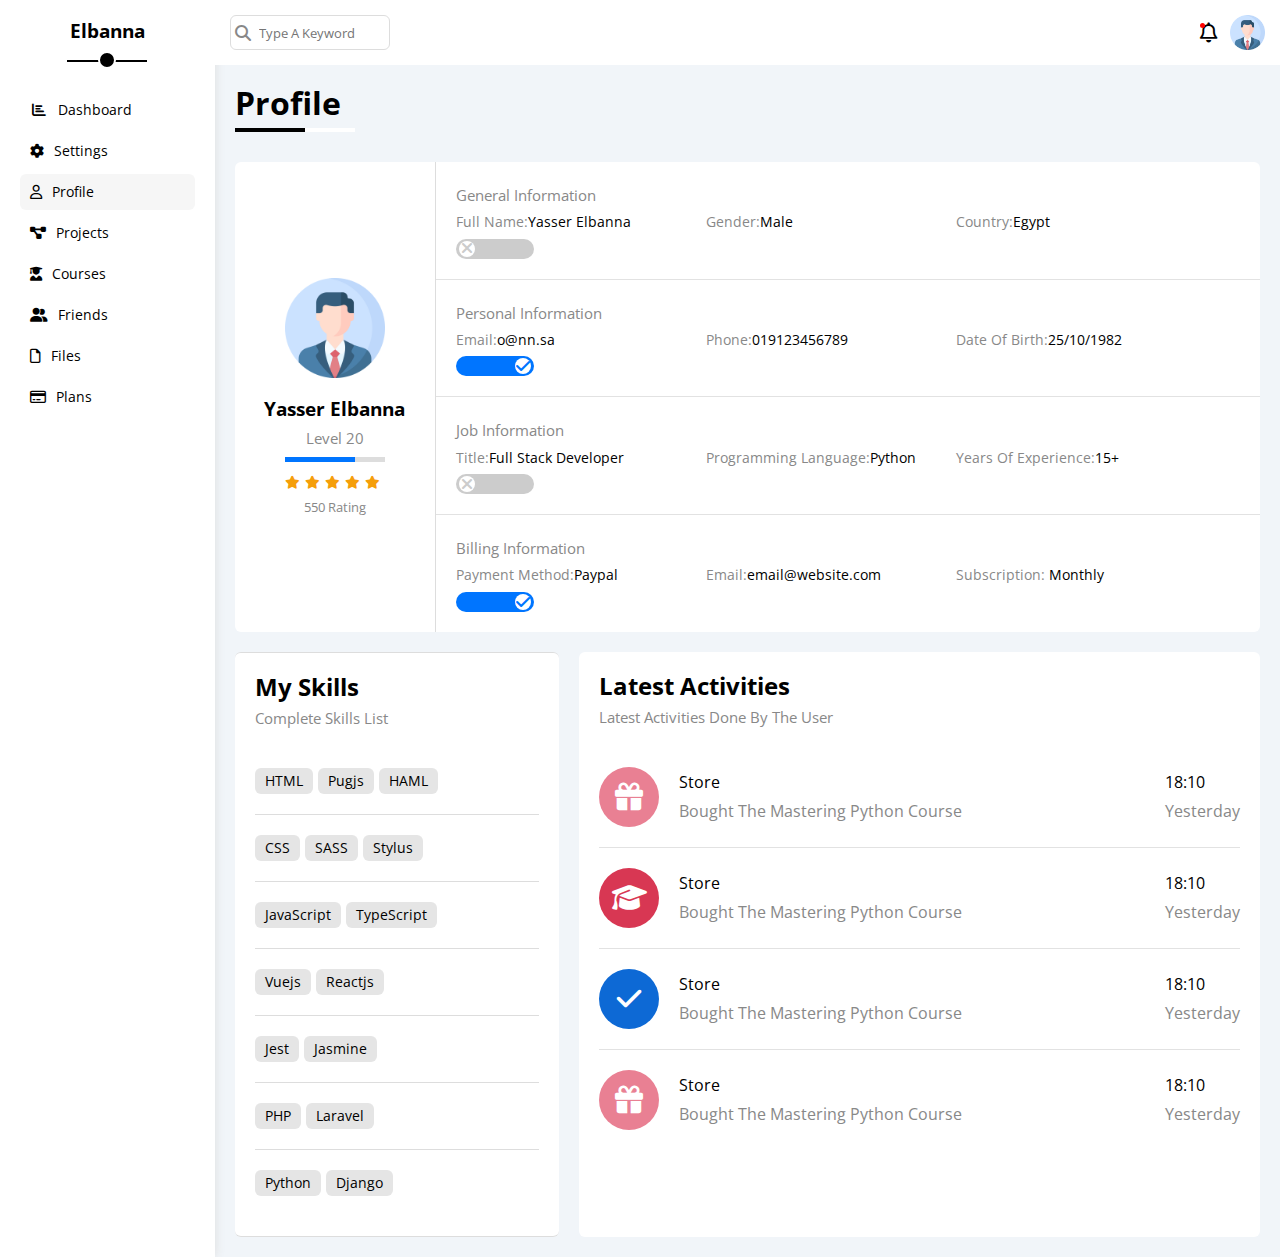
<file: profile.html>
<!DOCTYPE html>
<html lang="en">
  <head>
    <meta charset="UTF-8" />
    <meta http-equiv="X-UA-Compatible" content="IE=edge" />
    <meta name="viewport" content="width=device-width, initial-scale=1.0" />
    <title>Dashboard</title>
    <link rel="stylesheet" href="css/normalize.css" />
    <link rel="stylesheet" href="css/all.min.css" />
    <link rel="stylesheet" href="css/framework.css" />
    <link rel="stylesheet" href="css/main.css" />
    <!-- Google Fonts -->
    <link rel="preconnect" href="https://fonts.googleapis.com" />
    <link rel="preconnect" href="https://fonts.gstatic.com" crossorigin />
    <link
      href="https://fonts.googleapis.com/css2?family=Open+Sans:wght@300;500;600;700;800&display=swap"
      rel="stylesheet"
    />
  </head>
  <body>
    <div class="page d-flex">
      <div class="sidebar bg-white p-20 p-relative">
        <h3 class="mt-0 p-relative text-c">Elbanna</h3>
        <ul>
          <li>
            <a
              class="d-flex align-center fs-14 c-black rad-6 p-10 mb-5"
              href="index.html"
              ><i class="fa-solid fa-chart-bar fa-fw"></i
              ><span class="fs-14 hide-mobile">Dashboard</span></a
            >
          </li>
          <li>
            <a
              class="d-flex align-center fs-14 c-black rad-6 p-10 mb-5"
              href="settings.html"
              ><i class="fa-solid fa-gear"></i
              ><span class="fs-14 hide-mobile">Settings</span></a
            >
          </li>
          <li>
            <a
              class="active d-flex align-center fs-14 c-black rad-6 p-10 mb-5"
              href="profile.html"
              ><i class="fa-regular fa-user"></i
              ><span class="fs-14 hide-mobile">Profile</span></a
            >
          </li>
          <li>
            <a
              class="d-flex align-center fs-14 c-black rad-6 p-10 mb-5"
              href="projects.html"
              ><i class="fa-solid fa-diagram-project"></i
              ><span class="fs-14 hide-mobile">Projects</span></a
            >
          </li>
          <li>
            <a
              class="d-flex align-center fs-14 c-black rad-6 p-10 mb-5"
              href="courses.html"
              ><i class="fa-solid fa-user-graduate"></i
              ><span class="fs-14 hide-mobile">Courses</span></a
            >
          </li>
          <li>
            <a
              class="d-flex align-center fs-14 c-black rad-6 p-10 mb-5"
              href="freinds.html"
              ><i class="fa-solid fa-user-group"></i
              ><span class="fs-14 hide-mobile">Friends</span></a
            >
          </li>
          <li>
            <a
              class="d-flex align-center fs-14 c-black rad-6 p-10 mb-5"
              href="files.html"
              ><i class="fa-regular fa-file"></i
              ><span class="fs-14 hide-mobile">Files</span></a
            >
          </li>
          <li>
            <a
              class="d-flex align-center fs-14 c-black rad-6 p-10 mb-5"
              href="plans.html"
              ><i class="fa-regular fa-credit-card"></i
              ><span class="fs-14 hide-mobile">Plans</span></a
            >
          </li>
        </ul>
      </div>
      <div class="content w-full">
        <!-- Start Head -->
        <div class="header bg-white p-15 flex-between p-relative">
          <div class="search p-relative">
            <i class="fa-solid fa-magnifying-glass"></i>
            <input
              class="p-relative rad-6 border-ddd p-10 fs-13"
              type="search"
              placeholder="Type A Keyword"
            />
          </div>
          <div class="icon flex-between">
            <span class="notification p-relative">
              <i class="fa-regular fa-bell fa-lg"></i>
              <input type="checkbox" />
            </span>
            <img src="images/profile.png" alt="" />
          </div>
          <div
            class="notification-list p-absolute bg-white p-20 border-ddd rad-6"
          >
            <div class="head flex-between mb-20">
              <h2>Notification</h2>
              <p class="fs-13 c-blue">View All</p>
            </div>
            <div class="body">
              <div class="not d-flex pt-10 pb-10 bord-bottom-ddd">
                <div class="left mr-20"><img src="images/team-01.png" /></div>
                <div class="right">
                  <h2 class="fs-14 mb-10">Yasser</h2>
                  <p class="fs-13 mb-10">Sent You A Message</p>
                  <span class="fs-10 c-blue">2 Hour Ago</span>
                </div>
              </div>
              <div class="not d-flex pt-10 pb-10 bord-bottom-ddd">
                <div class="left mr-20"><img src="images/team-02.png" /></div>
                <div class="right">
                  <h2 class="fs-14 mb-10">Ahmed</h2>
                  <p class="fs-13 mb-10">
                    You Have A notification From Your Friend
                  </p>
                  <span class="fs-10 c-blue">3 Hour Ago</span>
                </div>
              </div>
              <div class="not d-flex pt-10 pb-10">
                <div class="left mr-20"><img src="images/team-05.png" /></div>
                <div class="right">
                  <h2 class="fs-14 mb-10">Ibrahim</h2>
                  <p class="fs-13 mb-10">Sent You A Message</p>
                  <span class="fs-10 c-blue">6 Hour Ago</span>
                </div>
              </div>
            </div>
          </div>
        </div>
        <!-- End Head -->
        <h1 class="p-relative">Profile</h1>
        <!-- Start Profile Intor -->
        <div class="profile-intro bg-white rad-6 m-20 d-flex align-center">
          <div class="left d-flex f-col text-c">
            <img class="" src="images/profile.png" alt="" />
            <h3 class="mb-10">Yasser Elbanna</h3>
            <p class="mb-10 c-grey fs-15">Level 20</p>
            <p class="progress">
              <span class="d-block h-full" style="width: 70%"></span>
            </p>
            <div class="rate mb-10">
              <i class="fa-solid fa-star mr-5 c-orange fs-13"></i
              ><i class="fa-solid fa-star mr-5 c-orange fs-13"></i
              ><i class="fa-solid fa-star mr-5 c-orange fs-13"></i
              ><i class="fa-solid fa-star mr-5 c-orange fs-13"></i
              ><i class="fa-solid fa-star mr-5 c-orange fs-13"></i>
            </div>
            <span class="fs-13 c-grey">550 Rating</span>
          </div>
          <div class="right f-1">
            <div class="line bord-bottom-ddd">
              <p class="fs-15 c-grey">General Information</p>
              <div class="user-data">
                <p class="fs-14 c-grey">
                  Full Name:<span class="c-black">Yasser Elbanna</span>
                </p>
                <p class="fs-14 c-grey">
                  Gender:<span class="c-black">Male</span>
                </p>
                <p class="fs-14 c-grey">
                  Country:<span class="c-black">Egypt</span>
                </p>
                <label>
                  <input class="toggle-checkbox" type="checkbox" />
                  <div class="toggle-switch"></div>
                </label>
              </div>
            </div>
            <div class="line bord-bottom-ddd">
              <p class="fs-15 c-grey">Personal Information</p>
              <div class="user-data">
                <p class="fs-14 c-grey">
                  Email:<span class="c-black">o@nn.sa</span>
                </p>
                <p class="fs-14 c-grey">
                  Phone:<span class="c-black">019123456789</span>
                </p>
                <p class="fs-14 c-grey">
                  Date Of Birth:<span class="c-black">25/10/1982</span>
                </p>
                <label>
                  <input class="toggle-checkbox" type="checkbox" checked />
                  <div class="toggle-switch"></div>
                </label>
              </div>
            </div>
            <div class="line bord-bottom-ddd">
              <p class="fs-15 c-grey">Job Information</p>
              <div class="user-data">
                <p class="fs-14 c-grey">
                  Title:<span class="c-black">Full Stack Developer</span>
                </p>
                <p class="fs-14 c-grey">
                  Programming Language:<span class="c-black">Python</span>
                </p>
                <p class="fs-14 c-grey">
                  Years Of Experience:<span class="c-black">15+</span>
                </p>
                <label>
                  <input class="toggle-checkbox" type="checkbox" />
                  <div class="toggle-switch"></div>
                </label>
              </div>
            </div>
            <div class="line">
              <p class="fs-15 c-grey">Billing Information</p>
              <div class="user-data">
                <p class="fs-14 c-grey">
                  Payment Method:<span class="c-black">Paypal</span>
                </p>
                <p class="fs-14 c-grey">
                  Email:<span class="c-black">email@website.com</span>
                </p>
                <p class="fs-14 c-grey">
                  Subscription:<span class="c-black"> Monthly</span>
                </p>
                <label>
                  <input class="toggle-checkbox" type="checkbox" checked />
                  <div class="toggle-switch"></div>
                </label>
              </div>
            </div>
          </div>
        </div>
        <!-- End Profile Intor -->
        <!-- Start Profile Widgets -->
        <div class="profile-widgets d-flex m-20 block-mobile col-mobile">
          <div class="skills p-20 bg-white mr-20 rad-6 block-mobile">
            <div class="head mb-20">
              <h2 class="mt-0 mb-10">My Skills</h2>
              <p class="c-grey fs-15">Complete Skills List</p>
            </div>
            <ul>
              <li class="d-flex text-c-mobile"><span>HTML</span><span>Pugjs</span><span>HAML</span></li>
              <li class="d-flex text-c-mobile"><span>CSS</span><span>SASS</span><span>Stylus</span></li>
              <li class="d-flex text-c-mobile"><span>JavaScript</span><span>TypeScript</span></li>
              <li class="d-flex text-c-mobile"><span>Vuejs</span><span>Reactjs</span></li>
              <li class="d-flex text-c-mobile"><span>Jest</span><span>Jasmine</span></li>
              <li class="d-flex text-c-mobile"><span>PHP</span><span>Laravel</span></li>
              <li class="d-flex text-c-mobile"><span>Python</span><span>Django</span></li>
            </ul>
          </div>
          <div class="activities p-20 bg-white rad-6">
            <div class="head mb-20">
              <h2 class="mt-0 mb-10">Latest Activities</h2>
              <p class="c-grey fs-15">Latest Activities Done By The User</p>
            </div>
            <div class="activity d-flex pt-20 pb-20 bord-bottom-ddd block-mobile col-mobile text-c-mobile">
              <div class="icon mr-20">
                <i class="fa-solid fa-gift"></i>
              </div>
              <div class="text flex-between f-1 col-mobile">
                <div class="left">
                  <p class="mb-10 m-10-mobile">Store</p>
                  <p class="c-grey m-10-mobile">Bought The Mastering Python Course</p>
                </div>
                <div class="right">
                  <p class="mb-10 m-10-mobile">18:10</p>
                  <p class="c-grey">Yesterday</p>
                </div>
              </div>
            </div>
            <div class="activity d-flex pt-20 pb-20 bord-bottom-ddd block-mobile col-mobile text-c-mobile">
              <div class="icon mr-20">
                <i class="fa-solid fa-graduation-cap"></i>
              </div>
              <div class="text flex-between f-1 col-mobile">
                <div class="left">
                  <p class="mb-10 m-10-mobile">Store</p>
                  <p class="c-grey m-10-mobile">Bought The Mastering Python Course</p>
                </div>
                <div class="right">
                  <p class="mb-10 m-10-mobile">18:10</p>
                  <p class="c-grey">Yesterday</p>
                </div>
              </div>
            </div>
            <div class="activity d-flex pt-20 pb-20 bord-bottom-ddd block-mobile col-mobile text-c-mobile">
              <div class="icon mr-20">
                <i class="fa-solid fa-check"></i>
              </div>
              <div class="text flex-between f-1 col-mobile">
                <div class="left">
                  <p class="mb-10 m-10-mobile">Store</p>
                  <p class="c-grey m-10-mobile">Bought The Mastering Python Course</p>
                </div>
                <div class="right">
                  <p class="mb-10 m-10-mobile">18:10</p>
                  <p class="c-grey">Yesterday</p>
                </div>
              </div>
            </div>
            <div class="activity d-flex pt-20 block-mobile col-mobile text-c-mobile">
              <div class="icon mr-20">
                <i class="fa-solid fa-gift"></i>
              </div>
              <div class="text flex-between f-1 col-mobile">
                <div class="left">
                  <p class="mb-10 m-10-mobile">Store</p>
                  <p class="c-grey m-10-mobile">Bought The Mastering Python Course</p>
                </div>
                <div class="right">
                  <p class="mb-10 m-10-mobile">18:10</p>
                  <p class="c-grey">Yesterday</p>
                </div>
              </div>
            </div>
          </div>
        </div>
        <!-- End Profile Widgets -->
      </div>
    </div>
  </body>
</html>
</file>
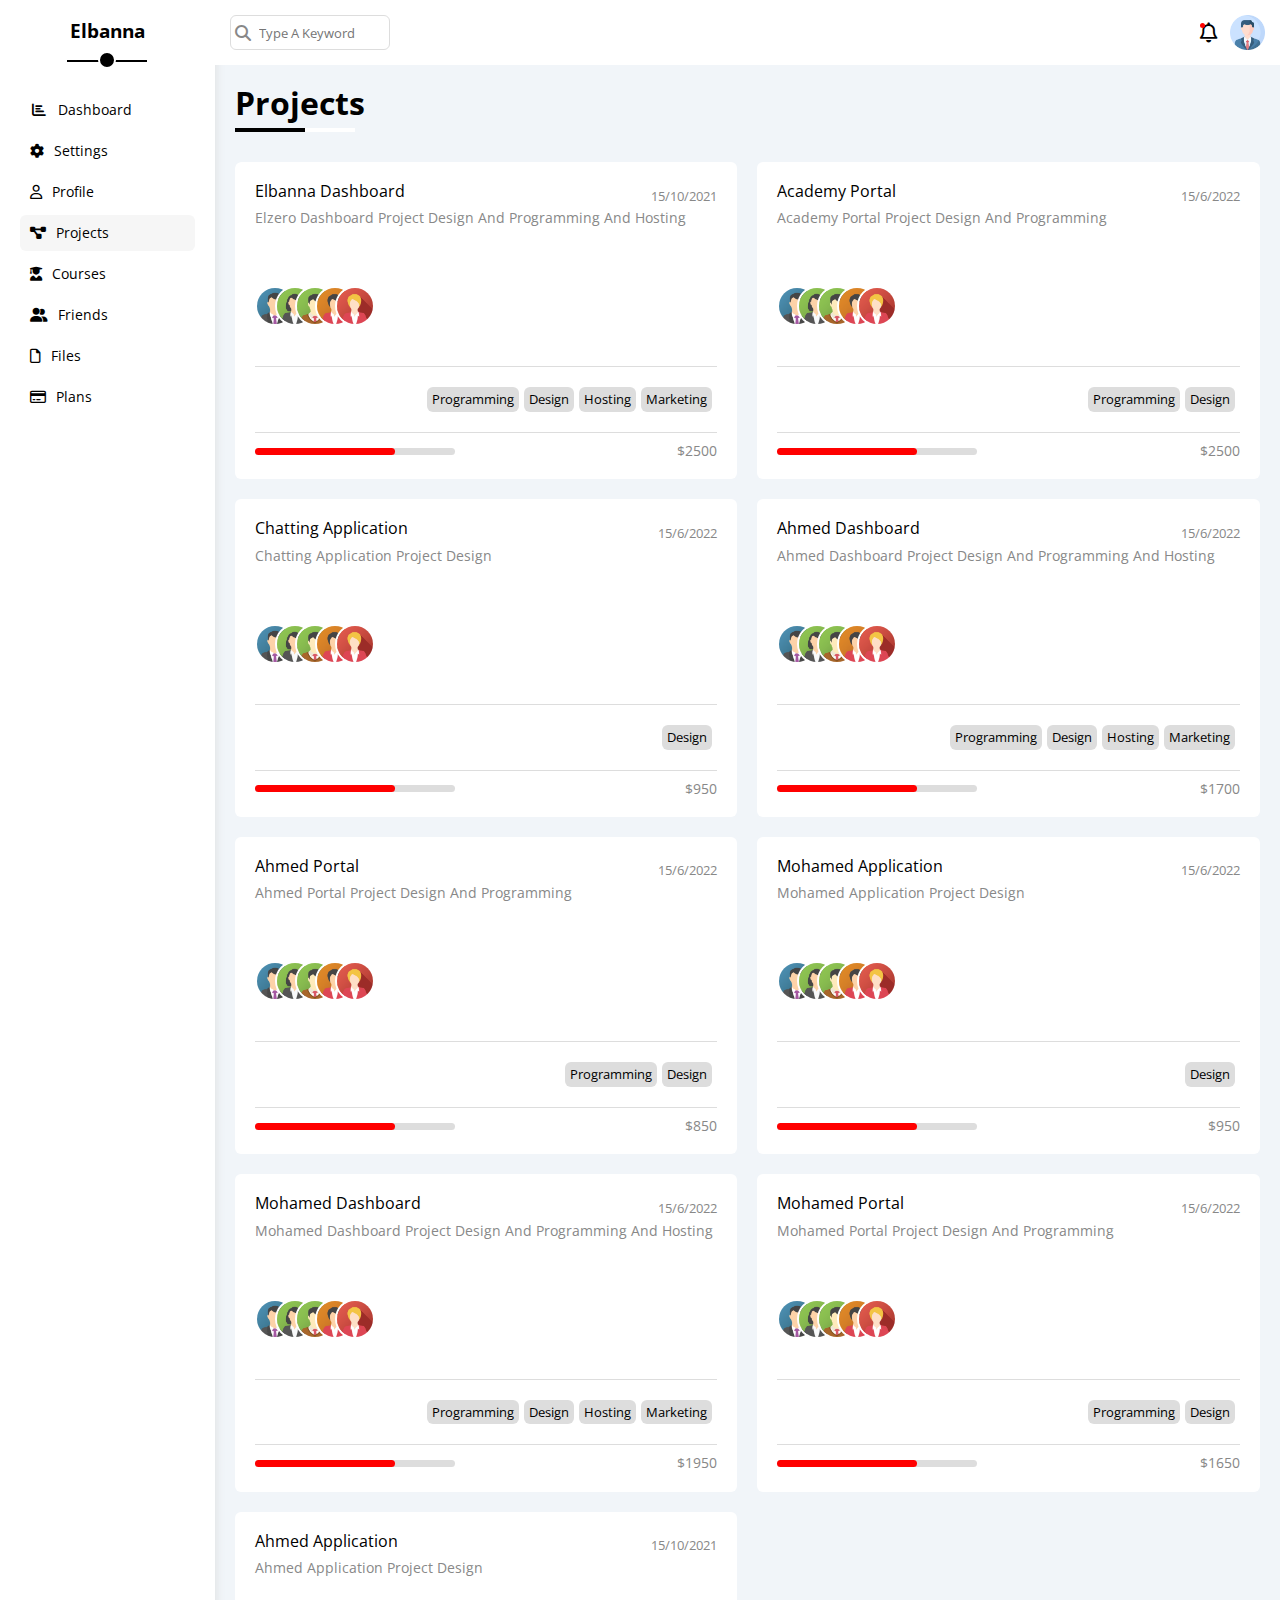
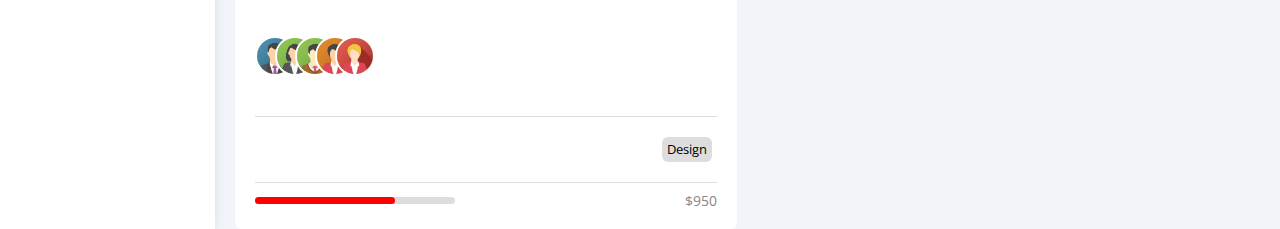
<file: projects.html>
<!DOCTYPE html>
<html lang="en">
  <head>
    <meta charset="UTF-8" />
    <meta http-equiv="X-UA-Compatible" content="IE=edge" />
    <meta name="viewport" content="width=device-width, initial-scale=1.0" />
    <title>Dashboard</title>
    <link rel="stylesheet" href="css/normalize.css" />
    <link rel="stylesheet" href="css/all.min.css" />
    <link rel="stylesheet" href="css/framework.css" />
    <link rel="stylesheet" href="css/main.css" />
    <!-- Google Fonts -->
    <link rel="preconnect" href="https://fonts.googleapis.com" />
    <link rel="preconnect" href="https://fonts.gstatic.com" crossorigin />
    <link
      href="https://fonts.googleapis.com/css2?family=Open+Sans:wght@300;500;600;700;800&display=swap"
      rel="stylesheet"
    />
  </head>
  <body>
    <div class="page d-flex">
      <div class="sidebar bg-white p-20 p-relative">
        <h3 class="mt-0 p-relative text-c">Elbanna</h3>
        <ul>
          <li>
            <a
              class="d-flex align-center fs-14 c-black rad-6 p-10 mb-5"
              href="index.html"
              ><i class="fa-solid fa-chart-bar fa-fw"></i
              ><span class="fs-14 hide-mobile">Dashboard</span></a
            >
          </li>
          <li>
            <a
              class="d-flex align-center fs-14 c-black rad-6 p-10 mb-5"
              href="settings.html"
              ><i class="fa-solid fa-gear"></i
              ><span class="fs-14 hide-mobile">Settings</span></a
            >
          </li>
          <li>
            <a
              class="d-flex align-center fs-14 c-black rad-6 p-10 mb-5"
              href="profile.html"
              ><i class="fa-regular fa-user"></i
              ><span class="fs-14 hide-mobile">Profile</span></a
            >
          </li>
          <li>
            <a
              class="active d-flex align-center fs-14 c-black rad-6 p-10 mb-5"
              href="projects.html"
              ><i class="fa-solid fa-diagram-project"></i
              ><span class="fs-14 hide-mobile">Projects</span></a
            >
          </li>
          <li>
            <a
              class="d-flex align-center fs-14 c-black rad-6 p-10 mb-5"
              href="courses.html"
              ><i class="fa-solid fa-user-graduate"></i
              ><span class="fs-14 hide-mobile">Courses</span></a
            >
          </li>
          <li>
            <a
              class="d-flex align-center fs-14 c-black rad-6 p-10 mb-5"
              href="freinds.html"
              ><i class="fa-solid fa-user-group"></i
              ><span class="fs-14 hide-mobile">Friends</span></a
            >
          </li>
          <li>
            <a
              class="d-flex align-center fs-14 c-black rad-6 p-10 mb-5"
              href="files.html"
              ><i class="fa-regular fa-file"></i
              ><span class="fs-14 hide-mobile">Files</span></a
            >
          </li>
          <li>
            <a
              class="d-flex align-center fs-14 c-black rad-6 p-10 mb-5"
              href="plans.html"
              ><i class="fa-regular fa-credit-card"></i
              ><span class="fs-14 hide-mobile">Plans</span></a
            >
          </li>
        </ul>
      </div>
      <div class="content w-full">
        <!-- Start Head -->
        <div class="header bg-white p-15 flex-between p-relative">
          <div class="search p-relative">
            <i class="fa-solid fa-magnifying-glass"></i>
            <input
              class="p-relative rad-6 border-ddd p-10 fs-13"
              type="search"
              placeholder="Type A Keyword"
            />
          </div>
          <div class="icon flex-between">
            <span class="notification p-relative">
              <i class="fa-regular fa-bell fa-lg"></i>
              <input type="checkbox" />
            </span>
            <img src="images/profile.png" alt="" />
          </div>
          <div
            class="notification-list p-absolute bg-white p-20 border-ddd rad-6"
          >
            <div class="head flex-between mb-20">
              <h2>Notification</h2>
              <p class="fs-13 c-blue">View All</p>
            </div>
            <div class="body">
              <div class="not d-flex pt-10 pb-10 bord-bottom-ddd">
                <div class="left mr-20"><img src="images/team-01.png" /></div>
                <div class="right">
                  <h2 class="fs-14 mb-10">Yasser</h2>
                  <p class="fs-13 mb-10">Sent You A Message</p>
                  <span class="fs-10 c-blue">2 Hour Ago</span>
                </div>
              </div>
              <div class="not d-flex pt-10 pb-10 bord-bottom-ddd">
                <div class="left mr-20"><img src="images/team-02.png" /></div>
                <div class="right">
                  <h2 class="fs-14 mb-10">Ahmed</h2>
                  <p class="fs-13 mb-10">
                    You Have A notification From Your Friend
                  </p>
                  <span class="fs-10 c-blue">3 Hour Ago</span>
                </div>
              </div>
              <div class="not d-flex pt-10 pb-10">
                <div class="left mr-20"><img src="images/team-05.png" /></div>
                <div class="right">
                  <h2 class="fs-14 mb-10">Ibrahim</h2>
                  <p class="fs-13 mb-10">Sent You A Message</p>
                  <span class="fs-10 c-blue">6 Hour Ago</span>
                </div>
              </div>
            </div>
          </div>
        </div>
        <!-- End Head -->
        <h1 class="p-relative">Projects</h1>
        <div class="projects wrapper rad-6 d-grid gap-20 mr-20 ml-20">
          <div class="project bg-white p-20 rad-6 d-flex f-col">
            <div class="header flex-between">
              <p class="mb-10">Elbanna Dashboard</p>
              <p class="fs-13 c-grey">15/10/2021</p>
            </div>
            <p class="c-grey fs-14 mb-20">Elzero Dashboard Project Design And Programming And Hosting</p>
            <div class="images d-flex">
              <img class="w-40 rad-circle" src="images/team-01.png" alt="">
              <img class="w-40 rad-circle" src="images/team-02.png" alt="">
              <img class="w-40 rad-circle" src="images/team-03.png" alt="">
              <img class="w-40 rad-circle" src="images/team-04.png" alt="">
              <img class="w-40 rad-circle" src="images/team-05.png" alt="">
            </div>
            <div class="skills d-flex pt-20 pb-20 col-mobile">
              <p class="p-5 bg-ddd mr-5 rad-6 fs-13 pt-5 pb-5">Programming</p><p class="p-5 bg-ddd mr-5 rad-6 fs-13 pt-5 pb-5">Design</p><p class="p-5 bg-ddd mr-5 rad-6 fs-13 pt-5 pb-5">Hosting</p><p class="p-5 bg-ddd mr-5 rad-6 fs-13 pt-5 pb-5">Marketing</p>
            </div>
            <div class="footer flex-between mt-10">
              <div class="progress p-relative"><span class="p-absolute" style="width: 70%"=></span></div>
              <div class="num p-relative fs-14 c-grey">2500</div>
            </div>
          </div>
          <div class="project bg-white p-20 rad-6 d-flex f-col">
            <div class="header flex-between">
              <p class="mb-10">Academy Portal</p>
              <p class="fs-13 c-grey">15/6/2022</p>
            </div>
            <p class="c-grey fs-14 mb-20">Academy Portal Project Design And Programming</p>
            <div class="images d-flex">
              <img class="w-40 rad-circle" src="images/team-01.png" alt="">
              <img class="w-40 rad-circle" src="images/team-02.png" alt="">
              <img class="w-40 rad-circle" src="images/team-03.png" alt="">
              <img class="w-40 rad-circle" src="images/team-04.png" alt="">
              <img class="w-40 rad-circle" src="images/team-05.png" alt="">
            </div>
            <div class="skills d-flex pt-20 pb-20 col-mobile">
              <p class="p-5 bg-ddd mr-5 rad-6 fs-13 pt-5 pb-5">Programming</p><p class="p-5 bg-ddd mr-5 rad-6 fs-13 pt-5 pb-5">Design</p>
            </div>
            <div class="footer flex-between mt-10">
              <div class="progress p-relative"><span class="p-absolute" style="width: 70%"=></span></div>
              <div class="num p-relative fs-14 c-grey">2500</div>
            </div>
          </div>
          <div class="project bg-white p-20 rad-6 d-flex f-col">
            <div class="header flex-between">
              <p class="mb-10">Chatting Application</p>
              <p class="fs-13 c-grey">15/6/2022</p>
            </div>
            <p class="c-grey fs-14 mb-20">Chatting Application Project Design</p>
            <div class="images d-flex">
              <img class="w-40 rad-circle" src="images/team-01.png" alt="">
              <img class="w-40 rad-circle" src="images/team-02.png" alt="">
              <img class="w-40 rad-circle" src="images/team-03.png" alt="">
              <img class="w-40 rad-circle" src="images/team-04.png" alt="">
              <img class="w-40 rad-circle" src="images/team-05.png" alt="">
            </div>
            <div class="skills d-flex pt-20 pb-20 col-mobile"><p class="p-5 bg-ddd mr-5 rad-6 fs-13 pt-5 pb-5">Design</p>
            </div>
            <div class="footer flex-between mt-10">
              <div class="progress p-relative"><span class="p-absolute" style="width: 70%"=></span></div>
              <div class="num p-relative fs-14 c-grey">950</div>
            </div>
          </div>
          <div class="project bg-white p-20 rad-6 d-flex f-col">
            <div class="header flex-between">
              <p class="mb-10">Ahmed Dashboard</p>
              <p class="fs-13 c-grey">15/6/2022</p>
            </div>
            <p class="c-grey fs-14 mb-20">Ahmed Dashboard Project Design And Programming And Hosting</p>
            <div class="images d-flex">
              <img class="w-40 rad-circle" src="images/team-01.png" alt="">
              <img class="w-40 rad-circle" src="images/team-02.png" alt="">
              <img class="w-40 rad-circle" src="images/team-03.png" alt="">
              <img class="w-40 rad-circle" src="images/team-04.png" alt="">
              <img class="w-40 rad-circle" src="images/team-05.png" alt="">
            </div>
            <div class="skills d-flex pt-20 pb-20 col-mobile">
              <p class="p-5 bg-ddd mr-5 rad-6 fs-13 pt-5 pb-5">Programming</p><p class="p-5 bg-ddd mr-5 rad-6 fs-13 pt-5 pb-5">Design</p><p class="p-5 bg-ddd mr-5 rad-6 fs-13 pt-5 pb-5">Hosting</p><p class="p-5 bg-ddd mr-5 rad-6 fs-13 pt-5 pb-5">Marketing</p>
            </div>
            <div class="footer flex-between mt-10">
              <div class="progress p-relative"><span class="p-absolute" style="width: 70%"=></span></div>
              <div class="num p-relative fs-14 c-grey">1700</div>
            </div>
          </div>
          <div class="project bg-white p-20 rad-6 d-flex f-col">
            <div class="header flex-between">
              <p class="mb-10">Ahmed Portal</p>
              <p class="fs-13 c-grey">15/6/2022</p>
            </div>
            <p class="c-grey fs-14 mb-20">Ahmed Portal Project Design And Programming</p>
            <div class="images d-flex">
              <img class="w-40 rad-circle" src="images/team-01.png" alt="">
              <img class="w-40 rad-circle" src="images/team-02.png" alt="">
              <img class="w-40 rad-circle" src="images/team-03.png" alt="">
              <img class="w-40 rad-circle" src="images/team-04.png" alt="">
              <img class="w-40 rad-circle" src="images/team-05.png" alt="">
            </div>
            <div class="skills d-flex pt-20 pb-20 col-mobile">
              <p class="p-5 bg-ddd mr-5 rad-6 fs-13 pt-5 pb-5">Programming</p><p class="p-5 bg-ddd mr-5 rad-6 fs-13 pt-5 pb-5">Design</p>
            </div>
            <div class="footer flex-between mt-10">
              <div class="progress p-relative"><span class="p-absolute" style="width: 70%"=></span></div>
              <div class="num p-relative fs-14 c-grey">850</div>
            </div>
          </div>
          <div class="project bg-white p-20 rad-6 d-flex f-col">
            <div class="header flex-between">
              <p class="mb-10">Mohamed Application</p>
              <p class="fs-13 c-grey">15/6/2022</p>
            </div>
            <p class="c-grey fs-14 mb-20">Mohamed Application Project Design</p>
            <div class="images d-flex">
              <img class="w-40 rad-circle" src="images/team-01.png" alt="">
              <img class="w-40 rad-circle" src="images/team-02.png" alt="">
              <img class="w-40 rad-circle" src="images/team-03.png" alt="">
              <img class="w-40 rad-circle" src="images/team-04.png" alt="">
              <img class="w-40 rad-circle" src="images/team-05.png" alt="">
            </div>
            <div class="skills d-flex pt-20 pb-20 col-mobile">
              <p class="p-5 bg-ddd mr-5 rad-6 fs-13 pt-5 pb-5">Design</p>
            </div>
            <div class="footer flex-between mt-10">
              <div class="progress p-relative"><span class="p-absolute" style="width: 70%"=></span></div>
              <div class="num p-relative fs-14 c-grey">950</div>
            </div>
          </div>
          <div class="project bg-white p-20 rad-6 d-flex f-col">
            <div class="header flex-between">
              <p class="mb-10">Mohamed Dashboard</p>
              <p class="fs-13 c-grey">15/6/2022</p>
            </div>
            <p class="c-grey fs-14 mb-20">Mohamed Dashboard Project Design And Programming And Hosting</p>
            <div class="images d-flex">
              <img class="w-40 rad-circle" src="images/team-01.png" alt="">
              <img class="w-40 rad-circle" src="images/team-02.png" alt="">
              <img class="w-40 rad-circle" src="images/team-03.png" alt="">
              <img class="w-40 rad-circle" src="images/team-04.png" alt="">
              <img class="w-40 rad-circle" src="images/team-05.png" alt="">
            </div>
            <div class="skills d-flex pt-20 pb-20 col-mobile">
              <p class="p-5 bg-ddd mr-5 rad-6 fs-13 pt-5 pb-5">Programming</p><p class="p-5 bg-ddd mr-5 rad-6 fs-13 pt-5 pb-5">Design</p><p class="p-5 bg-ddd mr-5 rad-6 fs-13 pt-5 pb-5">Hosting</p><p class="p-5 bg-ddd mr-5 rad-6 fs-13 pt-5 pb-5">Marketing</p>
            </div>
            <div class="footer flex-between mt-10">
              <div class="progress p-relative"><span class="p-absolute" style="width: 70%"=></span></div>
              <div class="num p-relative fs-14 c-grey">1950</div>
            </div>
          </div>
          <div class="project bg-white p-20 rad-6 d-flex f-col">
            <div class="header flex-between">
              <p class="mb-10">Mohamed Portal</p>
              <p class="fs-13 c-grey">15/6/2022</p>
            </div>
            <p class="c-grey fs-14 mb-20">Mohamed Portal Project Design And Programming</p>
            <div class="images d-flex">
              <img class="w-40 rad-circle" src="images/team-01.png" alt="">
              <img class="w-40 rad-circle" src="images/team-02.png" alt="">
              <img class="w-40 rad-circle" src="images/team-03.png" alt="">
              <img class="w-40 rad-circle" src="images/team-04.png" alt="">
              <img class="w-40 rad-circle" src="images/team-05.png" alt="">
            </div>
            <div class="skills d-flex pt-20 pb-20 col-mobile">
              <p class="p-5 bg-ddd mr-5 rad-6 fs-13 pt-5 pb-5">Programming</p><p class="p-5 bg-ddd mr-5 rad-6 fs-13 pt-5 pb-5">Design</p>
            </div>
            <div class="footer flex-between mt-10">
              <div class="progress p-relative"><span class="p-absolute" style="width: 70%"=></span></div>
              <div class="num p-relative fs-14 c-grey">1650</div>
            </div>
          </div>
          <div class="project bg-white p-20 rad-6 d-flex f-col">
            <div class="header flex-between">
              <p class="mb-10">Ahmed Application</p>
              <p class="fs-13 c-grey">15/10/2021</p>
            </div>
            <p class="c-grey fs-14 mb-20">Ahmed Application Project Design</p>
            <div class="images d-flex">
              <img class="w-40 rad-circle" src="images/team-01.png" alt="">
              <img class="w-40 rad-circle" src="images/team-02.png" alt="">
              <img class="w-40 rad-circle" src="images/team-03.png" alt="">
              <img class="w-40 rad-circle" src="images/team-04.png" alt="">
              <img class="w-40 rad-circle" src="images/team-05.png" alt="">
            </div>
            <div class="skills d-flex pt-20 pb-20 col-mobile">
              <p class="p-5 bg-ddd mr-5 rad-6 fs-13 pt-5 pb-5">Design</p>
            </div>
            <div class="footer flex-between mt-10">
              <div class="progress p-relative"><span class="p-absolute" style="width: 70%"=></span></div>
              <div class="num p-relative fs-14 c-grey">950</div>
            </div>
          </div>
        </div>
      </div>
    </div>
  </body>
</html>
</file>
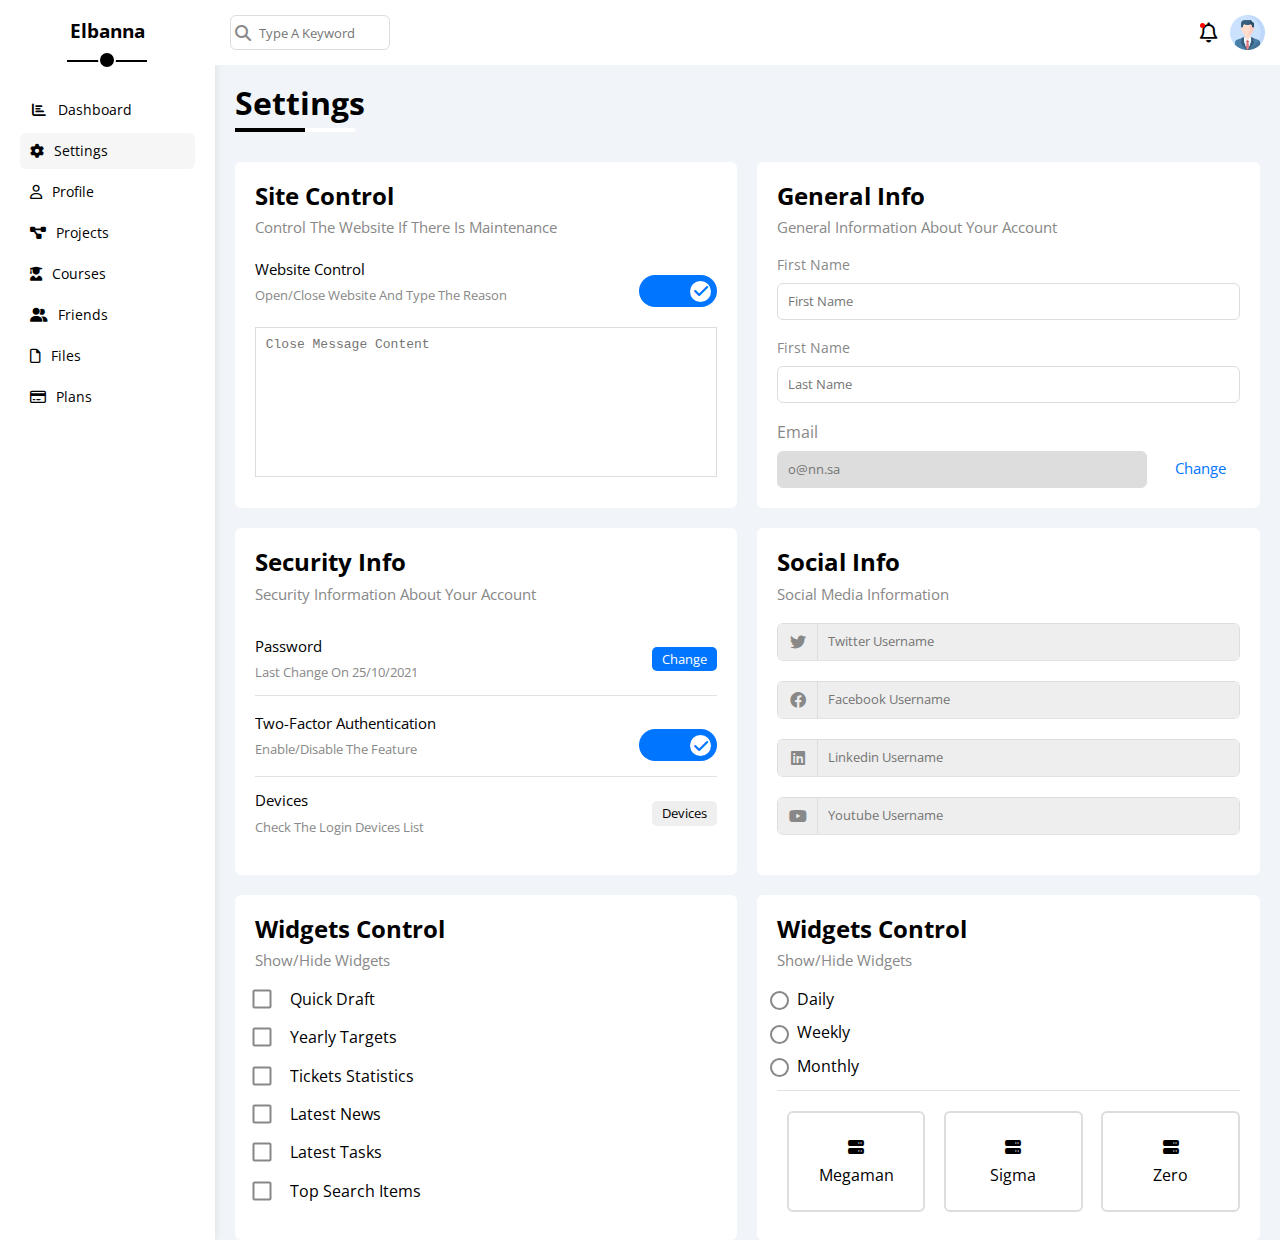
<file: settings.html>
<!DOCTYPE html>
<html lang="en">
  <head>
    <meta charset="UTF-8" />
    <meta http-equiv="X-UA-Compatible" content="IE=edge" />
    <meta name="viewport" content="width=device-width, initial-scale=1.0" />
    <title>Dashboard</title>
    <link rel="stylesheet" href="css/normalize.css" />
    <link rel="stylesheet" href="css/all.min.css" />
    <link rel="stylesheet" href="css/framework.css" />
    <link rel="stylesheet" href="css/main.css" />
    <!-- Google Fonts -->
    <link rel="preconnect" href="https://fonts.googleapis.com" />
    <link rel="preconnect" href="https://fonts.gstatic.com" crossorigin />
    <link
      href="https://fonts.googleapis.com/css2?family=Open+Sans:wght@300;500;600;700;800&display=swap"
      rel="stylesheet"
    />
  </head>
  <body>
    <div class="page d-flex">
      <div class="sidebar bg-white p-20 p-relative">
        <h3 class="mt-0 p-relative text-c">Elbanna</h3>
        <ul>
          <li>
            <a
              class="d-flex align-center fs-14 c-black rad-6 p-10 mb-5"
              href="index.html"
              ><i class="fa-solid fa-chart-bar fa-fw"></i
              ><span class="fs-14 hide-mobile">Dashboard</span></a
            >
          </li>
          <li>
            <a
              class="active d-flex align-center fs-14 c-black rad-6 p-10 mb-5"
              href="settings.html"
              ><i class="fa-solid fa-gear"></i
              ><span class="fs-14 hide-mobile">Settings</span></a
            >
          </li>
          <li>
            <a
              class="d-flex align-center fs-14 c-black rad-6 p-10 mb-5"
              href="profile.html"
              ><i class="fa-regular fa-user"></i
              ><span class="fs-14 hide-mobile">Profile</span></a
            >
          </li>
          <li>
            <a
              class="d-flex align-center fs-14 c-black rad-6 p-10 mb-5"
              href="projects.html"
              ><i class="fa-solid fa-diagram-project"></i
              ><span class="fs-14 hide-mobile">Projects</span></a
            >
          </li>
          <li>
            <a
              class="d-flex align-center fs-14 c-black rad-6 p-10 mb-5"
              href="courses.html"
              ><i class="fa-solid fa-user-graduate"></i
              ><span class="fs-14 hide-mobile">Courses</span></a
            >
          </li>
          <li>
            <a
              class="d-flex align-center fs-14 c-black rad-6 p-10 mb-5"
              href="freinds.html"
              ><i class="fa-solid fa-user-group"></i
              ><span class="fs-14 hide-mobile">Friends</span></a
            >
          </li>
          <li>
            <a
              class="d-flex align-center fs-14 c-black rad-6 p-10 mb-5"
              href="files.html"
              ><i class="fa-regular fa-file"></i
              ><span class="fs-14 hide-mobile">Files</span></a
            >
          </li>
          <li>
            <a
              class="d-flex align-center fs-14 c-black rad-6 p-10 mb-5"
              href="plans.html"
              ><i class="fa-regular fa-credit-card"></i
              ><span class="fs-14 hide-mobile">Plans</span></a
            >
          </li>
        </ul>
      </div>
      <div class="content w-full">
        <!-- Start Head -->
        <div class="header bg-white p-15 flex-between p-relative">
          <div class="search p-relative">
            <i class="fa-solid fa-magnifying-glass"></i>
            <input
              class="p-relative rad-6 border-ddd p-10 fs-13"
              type="search"
              placeholder="Type A Keyword"
            />
          </div>
          <div class="icon flex-between">
            <span class="notification p-relative">
              <i class="fa-regular fa-bell fa-lg"></i>
              <input type="checkbox" />
            </span>
            <img src="images/profile.png" alt="" />
          </div>
          <div
            class="notification-list p-absolute bg-white p-20 border-ddd rad-6"
          >
            <div class="head flex-between mb-20">
              <h2>Notification</h2>
              <p class="fs-13 c-blue">View All</p>
            </div>
            <div class="body">
              <div class="not d-flex pt-10 pb-10 bord-bottom-ddd">
                <div class="left mr-20"><img src="images/team-01.png" /></div>
                <div class="right">
                  <h2 class="fs-14 mb-10">Yasser</h2>
                  <p class="fs-13 mb-10">Sent You A Message</p>
                  <span class="fs-10 c-blue">2 Hour Ago</span>
                </div>
              </div>
              <div class="not d-flex pt-10 pb-10 bord-bottom-ddd">
                <div class="left mr-20"><img src="images/team-02.png" /></div>
                <div class="right">
                  <h2 class="fs-14 mb-10">Ahmed</h2>
                  <p class="fs-13 mb-10">
                    You Have A notification From Your Friend
                  </p>
                  <span class="fs-10 c-blue">3 Hour Ago</span>
                </div>
              </div>
              <div class="not d-flex pt-10 pb-10">
                <div class="left mr-20"><img src="images/team-05.png" /></div>
                <div class="right">
                  <h2 class="fs-14 mb-10">Ibrahim</h2>
                  <p class="fs-13 mb-10">Sent You A Message</p>
                  <span class="fs-10 c-blue">6 Hour Ago</span>
                </div>
              </div>
            </div>
          </div>
        </div>
        <!-- End Head -->
        <h1 class="p-relative">Settings</h1>
        <div class="wrapper rad-6 d-grid gap-20 mr-20 ml-20">
          <!-- Start Site Control -->
          <div class="site-control bg-white p-20 rad-6">
            <div class="head mb-20">
              <h2 class="mt-0 mb-10">Site Control</h2>
              <p class="c-grey fs-15">
                Control The Website If There Is Maintenance
              </p>
            </div>
            <form>
              <div class="content flex-between mb-20">
                <div class="top" id="site-control">
                  <p class="fs-15 mb-10">Website Control</p>
                  <p class="fs-13 c-grey">
                    Open/Close Website And Type The Reason
                  </p>
                </div>
                <label>
                  <input class="toggle-checkbox" type="checkbox" checked />
                  <div class="toggle-switch"></div>
                </label>
              </div>
              <textarea
                class="c-grey f-mono no-resize p-10 w-full h-150 border-ddd"
                placeholder="Close Message Content"
              ></textarea>
            </form>
          </div>
          <!-- End Site Control -->
          <!-- Start Generla Info -->
          <div class="general-info bg-white p-20 rad-6">
            <div class="head mb-20">
              <h2 class="mt-0 mb-10">General Info</h2>
              <p class="c-grey fs-15">General Information About Your Account</p>
            </div>
            <form>
              <label class="d-block mb-10 fs-14 c-grey" for="firstName"
                >First Name</label
              >
              <input
                class="d-block mb-10 p-10 rad-6 border-ddd fs-13 c-grey w-full mb-20"
                id="firstName"
                type="text"
                placeholder="First Name"
              />
              <label class="d-block mb-10 fs-14 c-grey" for="lastName"
                >First Name</label
              >
              <input
                class="d-block mb-20 p-10 rad-6 border-ddd fs-13 c-grey w-full"
                id="lastName"
                type="text"
                placeholder="Last Name"
              />
              <label for="email" class="d-block mb-10 c-grey">Email</label>
              <input
                class="mail p-10 border-ddd fs-13 c-grey rad-6 bg-ddd mr-20"
                type="email"
                id="email"
                placeholder="o@nn.sa"
              />
              <label>
                <input type="checkbox" />
                <span class="change fs-15 c-blue cur-point">Change</span>
              </label>
            </form>
          </div>
          <!-- End Generla Info -->
          <!-- Start Security Info -->
          <div class="security-info bg-white p-20 rad-6">
            <div class="head mb-20">
              <h2 class="mt-0 mb-10">Security Info</h2>
              <p class="c-grey fs-15">
                Security Information About Your Account
              </p>
            </div>
            <div class="content">
              <div class="line flex-between pt-15 pb-15 bord-bottom-ddd">
                <div class="left">
                  <p class="mb-10 fs-15">Password</p>
                  <p class="fs-13 c-grey">Last Change On 25/10/2021</p>
                </div>
                <button class="btn-shape bord-none bg-blue c-white">
                  Change
                </button>
              </div>
              <div class="line flex-between pt-15 pb-15 bord-bottom-ddd">
                <div class="left">
                  <p class="mb-10 fs-15">Two-Factor Authentication</p>
                  <p class="fs-13 c-grey">Enable/Disable The Feature</p>
                </div>
                <label>
                  <input class="toggle-checkbox" type="checkbox" checked />
                  <div class="toggle-switch"></div>
                </label>
              </div>
              <div class="line flex-between pt-15 pb-15">
                <div class="left">
                  <p class="mb-10 fs-15">Devices</p>
                  <p class="fs-13 c-grey">Check The Login Devices List</p>
                </div>
                <button class="btn-shape bord-none fs-15">Devices</button>
              </div>
            </div>
          </div>
          <!-- End Security Info -->
          <!-- Start Social Info -->
          <div class="social-info bg-white p-20 rad-6">
            <div class="head mb-20">
              <h2 class="mt-0 mb-10">Social Info</h2>
              <p class="c-grey fs-15">Social Media Information</p>
            </div>
            <div class="content">
              <div class="line d-flex bord-bottom-ddd border-ddd rad-6 mb-20">
                <div
                  class="icon flex-center bg-eee pt-10 pb-10 c-grey cur-point"
                >
                  <i class="fa-brands fa-twitter"></i>
                </div>
                <input
                  class="bord-none p-10 bg-eee f-1 fs-13"
                  type="text"
                  placeholder="Twitter Username"
                />
              </div>
              <div class="line d-flex bord-bottom-ddd border-ddd rad-6 mb-20">
                <div
                  class="icon flex-center bg-eee pt-10 pb-10 c-grey cur-point"
                >
                  <i class="fa-brands fa-facebook"></i>
                </div>
                <input
                  class="bord-none p-10 bg-eee f-1 fs-13"
                  type="text"
                  placeholder="Facebook Username"
                />
              </div>
              <div class="line d-flex bord-bottom-ddd border-ddd rad-6 mb-20">
                <div
                  class="icon flex-center bg-eee pt-10 pb-10 c-grey cur-point"
                >
                  <i class="fa-brands fa-linkedin"></i>
                </div>
                <input
                  class="bord-none p-10 bg-eee f-1 fs-13"
                  type="text"
                  placeholder="Linkedin Username"
                />
              </div>
              <div class="line d-flex bord-bottom-ddd border-ddd rad-6 mb-20">
                <div
                  class="icon flex-center bg-eee pt-10 pb-10 c-grey cur-point"
                >
                  <i class="fa-brands fa-youtube"></i>
                </div>
                <input
                  class="bord-none p-10 bg-eee f-1 fs-13"
                  type="text"
                  placeholder="Youtube Username"
                />
              </div>
            </div>
          </div>
          <!-- End Social Info -->
          <!-- Start Widget Control -->
          <div class="widget-control bg-white p-20 rad-6">
            <div class="head mb-20">
              <h2 class="mt-0 mb-10">Widgets Control</h2>
              <p class="c-grey fs-15">Show/Hide Widgets</p>
            </div>
            <label class="d-flex cur-point mb-20">
              <input class="mr-20 cur-point" type="checkbox" />
              <p>Quick Draft</p>
            </label>
            <label class="d-flex cur-point mb-20">
              <input class="mr-20 cur-point" type="checkbox" />
              <p>Yearly Targets</p>
            </label>
            <label class="d-flex cur-point mb-20">
              <input class="mr-20 cur-point" type="checkbox" />
              <p>Tickets Statistics</p>
            </label>
            <label class="d-flex cur-point mb-20">
              <input class="mr-20 cur-point" type="checkbox" />
              <p>Latest News</p>
            </label>
            <label class="d-flex cur-point mb-20">
              <input class="mr-20 cur-point" type="checkbox" />
              <p>Latest Tasks</p>
            </label>
            <label class="d-flex cur-point mb-20">
              <input class="mr-20 cur-point" type="checkbox" />
              <p>Top Search Items</p>
            </label>
          </div>
          <!-- End Widget Control -->
          <!-- Start Backup Manager -->
          <div class="backup-manager bg-white p-20 rad-6">
            <div class="head mb-20">
              <h2 class="mt-0 mb-10">Widgets Control</h2>
              <p class="c-grey fs-15">Show/Hide Widgets</p>
            </div>
            <div class="date d-flex align-center mb-15">
              <input
                class="cur-point mr-20"
                type="radio"
                name="time"
                id="daily"
              />
              <label class="cur-point" for="daily">Daily</label>
            </div>
            <div class="date d-flex align-center mb-15">
              <input
                class="cur-point mr-20"
                type="radio"
                name="time"
                id="weekly"
              />
              <label class="cur-point" for="weekly">Weekly</label>
            </div>
            <div class="date d-flex align-center mb-15 pb-15 bord-bottom-ddd">
              <input
                class="cur-point mr-20"
                type="radio"
                name="time"
                id="monthly"
              />
              <label class="cur-point" for="monthly">Monthly</label>
            </div>
            <div class="servers flex-between mt-20">
              <input type="radio" name="servers" id="server-one">
              <label for="server-one">
                <i class="fa-solid fa-server"></i>
                <p>Megaman</p>
              </label>
              <input type="radio" name="servers" id="server-two">
              <label for="server-two">
                <i class="fa-solid fa-server"></i>
                <p>Sigma</p>
              </label>
              <input type="radio" name="servers" id="server-three">
              <label for="server-three">
                <i class="fa-solid fa-server"></i>
                <p>Zero</p>
              </label>
            </div
          </div>
          <!-- End Backup Manager -->
        </div>
      </div>
    </div>
  </body>
</html>
</file>
<file: css/framework.css>
:root {
  --blue-color: #0075ff;
  --blue-alt-color: #0d69d5;
  --orange-color: #f59e0b;
  --green-color: #22c55e;
  --red-color: #f44336;
  --grey-color: #888;
}
/* Start Component */
.d-flex {
  display: flex;
}
.flex-center {
  display: flex;
  justify-content: center;
  align-items: center;
}
.flex-between {
  display: flex;
  justify-content: space-between;
  align-items: center;
}
.f-col {
  flex-direction: column;
}
@media (max-width: 767px) {
  .col-mobile {
    flex-direction: column;
  }
}
.f-1 {
  flex: 1;
}
.f-wrap {
  flex-wrap: wrap;
}
.align-center {
  align-items: center;
}
.d-grid {
  display: grid;
}
.gap-20 {
  gap: 20px;
}
@media (max-width: 767px) {
  .block-mobile {
    display: block;
  }
}
@media (max-width: 767px) {
  .hide-mobile {
    display: none;
  }
}
.d-block {
  display: block;
}
/* Start Component */
/* Start Box */
/* End Box */
/* Start Width */
.w-full {
  width: 100%;
}
.h-full {
  height: 100%;
}
.w-fit {
  width: fit-content;
}
.w-40 {
  width: 40px;
}
.w-100 {
  width: 100px;
}
.h-150 {
  height: 150px;
}
.h-40 {
  height: 40px;
}
/* End Width */
/* Start Padding + Margin */
.p-0 {
  padding: 0;
}
.p-5 {
  padding: 5px;
}
.p-10 {
  padding: 10px;
}
.p-5 {
  padding: 5px;
}
.p-15 {
  padding: 15px;
}
.p-20 {
  padding: 20px;
}
.pt-5 {
  padding-top: 5px;
}
.pt-20 {
  padding-top: 20px;
}
.pb-20 {
  padding-bottom: 20px;
}
.pr-10 {
  padding-right: 10px;
}
.pr-20 {
  padding-right: 20px;
}
.pl-10 {
  padding-left: 10px;
}
.pl-20 {
  padding-left: 20px;
}
.pt-5 {
  padding-top: 5px;
}
.pb-5 {
  padding-bottom: 5px;
}
.pt-10 {
  padding-top: 10px;
}
.pt-20 {
  padding-top: 20px;
}
.pb-20 {
  padding-bottom: 20px;
}
.pb-10 {
  padding-bottom: 10px;
}
.pt-15 {
  padding-top: 15px;
}
.pb-15 {
  padding-bottom: 15px;
}
.m-20 {
  margin: 20px;
}
.m-0 {
  margin: 0;
}
.mt-0 {
  margin-top: 0;
}
.m-20 {
  margin: 20px;
}
.mt-10 {
  margin-top: 10px;
}
.mt-20 {
  margin-top: 20px;
}
.mb-5 {
  margin-bottom: 5px;
}
.mr-5 {
  margin-right: 5px;
}
.mb-10 {
  margin-bottom: 10px;
}
.mb-15 {
  margin-bottom: 15px;
}
.mr-10 {
  margin-right: 10px;
}
.mr-20 {
  margin-right: 20px;
}
.ml-20 {
  margin-left: 20px;
}
.mb-20 {
  margin-bottom: 20px;
}
.mt-20 {
  margin-top: 20px;
}
.m-auto {
  margin: 0 auto;
}
/* End Padding + Margin */
/* Start Color */
.bg-white {
  background-color: white;
}
.bg-blue {
  background-color: var(--blue-color);
}
.bg-red {
  background-color: var(--red-color);
}
.bg-orange {
  background-color: var(--orange-color);
}
.bg-green {
  background-color: var(--green-color);
}
.bg-eee {
  background-color: #eee;
}
.bg-ddd {
  background-color: #ddd;
}
.bg-grey50 {
  background-color: rgb(136 136 136 / 20%);
}
.c-white {
  color: white;
}
.c-black {
  color: black;
}
.c-grey {
  color: var(--grey-color);
}
.c-blue {
  color: var(--blue-color);
}
.c-orange {
  color: var(--orange-color);
}
/* End Color */
/* Start Position */
.p-relative {
  position: relative;
}
.p-absolute {
  position: absolute;
}
/* End Position */
/* Start Fonts */
.text-c {
  text-align: center;
}
.fs-10 {
  font-size: 10px;
}
.fs-11 {
  font-size: 13px;
}
.fs-14 {
  font-size: 14px;
}
.fs-13 {
  font-size: 13px;
}
.fs-15 {
  font-size: 15px;
}
.fw-bold {
  font-weight: bold;
}
@media (max-width: 767px) {
  .text-c-mobile {
    text-align: center;
  }
}
@media (max-width: 767px) {
  .m-10-mobile {
    margin-bottom: 10px;
  }
}
.f-mono {
  font-family: monospace;
}
.no-resize {
  resize: none;
}
.cur-point {
  cursor: pointer;
}
/* End Fonts */
/* Start Border */
.rad-6 {
  border-radius: 6px;
  -webkit-border-radius: 6px;
  -moz-border-radius: 6px;
  -ms-border-radius: 6px;
  -o-border-radius: 6px;
}
.rad-circle {
  border-radius: 50%;
  -webkit-border-radius: 50%;
  -moz-border-radius: 50%;
  -ms-border-radius: 50%;
  -o-border-radius: 50%;
}
.rad-10 {
  border-radius: 10px;
  -webkit-border-radius: 10px;
  -moz-border-radius: 10px;
  -ms-border-radius: 10px;
  -o-border-radius: 10px;
}
.border-ddd {
  border: 1px solid #ddd;
}
.bord-top-ddd {
  border-top: 1px solid #dddd;
}
.bord-bottom-ddd {
  border-bottom: 1px solid #dddd;
}
.bord-none {
  border: none;
}
/* End Border */
/* Start Components */
.btn-shape {
  padding: 5px 10px;
  border-radius: 5px;
  cursor: pointer;
  transition: var(--main-transition);
  -webkit-transition: var(--main-transition);
  -moz-transition: var(--main-transition);
  -ms-transition: var(--main-transition);
  -o-transition: var(--main-transition);
  font-size: 13px;
}

.input {
  background-color: #eee;
  padding: 10px;
  font-size: 12px;
  font-family: monospace;
  border-radius: 6px;
  -webkit-border-radius: 6px;
  -moz-border-radius: 6px;
  -ms-border-radius: 6px;
  -o-border-radius: 6px;
}
/* End Components */
</file>
<file: css/main.css>
:root {
  --blue-color: #0075ff;
  --blue-alt-color: #0d69d5;
  --orange-color: #f59e0b;
  --green-color: #22c55e;
  --red-color: #f44336;
  --grey-color: #888;
}
* {
  box-sizing: border-box;
  margin: 0;
  padding: 0;
}
:root {
  --main-transition: 0.3s;
}
::-webkit-scrollbar {
  width: 15px;
}
::-webkit-scrollbar-track {
  background-color: white;
}
::-webkit-scrollbar-thumb {
  background-color: var(--blue-color);
}
body {
  font-family: "Open Sans", "sans-serif";
  margin: 0;
  background-color: #eee;
}
ul {
  list-style: none;
  padding: 0;
  margin: 0;
}
a {
  text-decoration: none;
}
*:focus {
  outline: none;
}
.page {
  background-color: #f1f5f9;
}
/* Start Sidebar */
/* Star Component */
.toggle-checkbox {
  -webkit-appearance: none;
  appearance: none;
}
.toggle-switch {
  width: 78px;
  height: 32px;
  border-radius: 16px;
  position: relative;
  transition: 0.3s;
  -webkit-transition: 0.3s;
  -moz-transition: 0.3s;
  -ms-transition: 0.3s;
  -o-transition: 0.3s;
  background-color: #ccc;
  cursor: pointer;
}
.toggle-switch::before {
  content: "\f00d";
  font-family: var(--fa-style-family-classic);
  font-weight: 900;
  position: absolute;
  width: 21px;
  height: 21px;
  background-color: white;
  border-radius: 50%;
  display: flex;
  justify-content: center;
  align-items: center;
  top: 6px;
  right: 52px;
  background-color: white;
  color: #ccc;
  transition: var(--main-transition);
  -webkit-transition: var(--main-transition);
  -moz-transition: var(--main-transition);
  -ms-transition: var(--main-transition);
  -o-transition: var(--main-transition);
}
.toggle-checkbox:checked + .toggle-switch {
  background-color: var(--blue-color);
}
.toggle-checkbox:checked + .toggle-switch::before {
  content: "\f00c";
  right: 6px;
  color: var(--blue-color);
}
/* End Component */
.sidebar {
  width: 250px;
  box-shadow: 0 0 10px #ddd;
}
.sidebar > h3 {
  margin-bottom: 50px;
}
.sidebar > h3::before,
.sidebar > h3::after {
  content: "";
  position: absolute;
  background-color: black;
  left: 50%;
  transform: translateX(-50%);
}
.sidebar > h3::before {
  bottom: -20px;
  height: 2px;
  width: 80px;
}
.sidebar > h3::after {
  width: 14px;
  height: 14px;
  border-radius: 50%;
  bottom: -27px;
  border: 2px solid white;
}
.sidebar ul li a {
  transition: var(--main-transition);
  -webkit-transition: var(--main-transition);
  -moz-transition: var(--main-transition);
  -ms-transition: var(--main-transition);
  -o-transition: var(--main-transition);
}
.sidebar ul li a:hover,
.sidebar ul li a.active {
  background-color: #f6f6f6;
}
.sidebar ul li a span {
  margin-left: 10px;
}
@media (max-width: 767px) {
  .sidebar {
    width: 67px;
    padding: 10px;
  }
  .sidebar > h3 {
    font-size: 13px;
    display: flex;
    margin-bottom: 30px;
    align-items: center;
    justify-content: center;
  }
  .sidebar > h3::before,
  .sidebar > h3::after {
    display: none;
  }
}
/* End Sidebar */
/* Start Content head */
.page .content {
  overflow: hidden;
}
.page .content .header .search input[type="search"] {
  height: 35px;
  width: 160px;
  padding-left: 28px;
  transition: var(--main-transition);
  -webkit-transition: var(--main-transition);
  -moz-transition: var(--main-transition);
  -ms-transition: var(--main-transition);
  -o-transition: var(--main-transition);
}
.page .content .header .search input[type="search"]:focus {
  width: 230px;
}
.page .content .header .search input[type="search"]::placeholder {
  transition: var(--main-transition);
  -webkit-transition: var(--main-transition);
  -moz-transition: var(--main-transition);
  -ms-transition: var(--main-transition);
  -o-transition: var(--main-transition);
}
.page .content .header .search input[type="search"]:focus::placeholder {
  opacity: 0;
}
@media (max-width: 767px) {
  .page .content .header .search input[type="search"]:focus {
    width: 200px;
  }
}
.page .content .header .search i {
  z-index: 1;
  position: absolute;
  left: 5px;
  top: 50%;
  transform: translateY(-50%);
  color: var(--grey-color);
}
.header .icon img {
  width: 35px;
}
.page .content .header .icon {
  width: 65px;
}
.page .content .header .icon .notification {
  cursor: pointer;
}
.page .content .header .icon .notification input[type="checkbox"] {
  position: absolute;
  left: 50%;
  top: 50%;
  transform: translate(-50%, -50%);
  width: 100%;
  height: 100%;
  cursor: pointer;
  opacity: 0;
  border: none;
  outline: none;
}
.page .content .header .icon .notification::before {
  content: "";
  position: absolute;
  width: 5px;
  height: 5px;
  background-color: red;
  border-radius: 50%;
  left: 0;
  top: 0px;
}
.notification-list {
  width: 300px;
  top: 70px;
  right: 25px;
  z-index: 3;
  box-shadow: 0 0 15px #ddd;
  display: none;
}
.page
  .content
  .header
  .icon:has(input[type="checkbox"]:checked)
  + .notification-list {
  display: block;
}
@media (max-width: 767px) {
  .page
    .content
    .header
    .icon:has(input[type="checkbox"]:checked)
    + .notification-list {
    width: 80%;
  }
}
@media (max-width: 767px) {
  .notification-list .head h2 {
    font-size: 16px;
  }
}
.notification-list .head p {
  cursor: pointer;
  transition: var(--main-transition);
  -webkit-transition: var(--main-transition);
  -moz-transition: var(--main-transition);
  -ms-transition: var(--main-transition);
  -o-transition: var(--main-transition);
  border-bottom: 1px solid transparent;
}
.notification-list .head p:hover {
  border-color: var(--blue-color);
}
.notification-list img {
  width: 40px;
  border-radius: 50%;
  -webkit-border-radius: 50%;
  -moz-border-radius: 50%;
  -ms-border-radius: 50%;
  -o-border-radius: 50%;
}
.notification-list .right p {
  line-height: 1.3;
}
.page h1 {
  margin: 20px 20px 40px;
}
.page h1::before,
.page h1::after {
  content: "";
  position: absolute;

  height: 4px;
  bottom: -10px;
  left: 0;
}
.page h1::before {
  width: 120px;
  background-color: white;
}
.page h1::after {
  background-color: black;
  width: 70px;
}
.welcome {
  overflow: hidden;
}
.wrapper {
  grid-template-columns: repeat(auto-fill, minmax(500px, 1fr));
}
@media (max-width: 767px) {
  .wrapper {
    grid-template-columns: minmax(200px, 1fr);
    margin-left: 10px;
    margin-right: 10px;
    gap: 10px;
  }
}
@media (max-width: 767px) {
  .wrapper .welcome .intro > div:first-of-type {
    margin-bottom: 30px;
  }
}
.wrapper .welcome .intro h2 + p {
  font-size: 14px;
  color: #777;
  margin-top: 10px;
}
.wrapper .welcome .intro .imageWelcome {
  width: 200px;
}
.wrapper .welcome .intro .profileWelcome {
  width: 50px;
  bottom: -25px;
}
@media (max-width: 767px) {
  .wrapper .welcome .intro .profileWelcome {
    left: 50%;
    transform: translatex(-50%);
  }
}
.wrapper .welcome .info {
  margin-top: 40px;
  margin-bottom: 60px;
}
.wrapper .welcome .info p {
  display: flex;
  flex-direction: column;
  align-items: center;
}
.wrapper .welcome .info p:first-of-type {
  margin-left: 20px;
}
.wrapper .welcome .info p:last-of-type {
  margin-right: 20px;
}
.wrapper .welcome .info p span:first-of-type {
  margin-bottom: 10px;
}
.wrapper .welcome .info p span:last-of-type {
  color: #777;
  font-size: 14px;
}
@media (max-width: 767px) {
  .wrapper .welcome .info p:first-of-type {
    margin-left: 10px;
  }
  .wrapper .welcome .info p:last-of-type {
    margin-right: 10px;
  }
  .wrapper .welcome .info p span:last-of-type {
    font-size: 10px;
  }
  .wrapper .welcome .info p span:first-of-type {
    font-size: 13px;
  }
}
.wrapper .welcome .info a.linkWelcome {
  position: absolute;
  right: 20px;
  bottom: -43px;
}
/* Start QuickDraft */
.quickdraft form {
  flex-direction: column;
}
.quickdraft form textarea {
  min-height: 170px;
  resize: none;
}
.quickdraft form input[type="submit"] {
  margin-left: auto;
}
/* End QuickDraft */
/* Start Yearly Targets */
.target .targetInfo .line .icon {
  width: 70px;
  height: 70px;
}
.target .line .text {
  flex: 1;
}
.target .line .text > div {
  height: 4px;
}
.target .line .text > div span {
  display: block;
  background-color: var(--blue-color);
  height: 100%;
}
.target .line .text > div span::before {
  content: "";
  position: absolute;
  border-width: 6px;
  border-style: solid;
  right: -2px;
  bottom: 4px;
}
.target .line .text > div span::after {
  content: attr(data-progress);
  position: absolute;
  right: -11px;
  bottom: 14px;
  color: white;
  font-size: 12px;
  padding: 3px;
  border-radius: 4px;
}
.target .line:first-of-type .icon {
  background-color: rgb(0 117 255 / 50%);
  color: var(--blue-color);
}
.target .line:first-of-type .text > div {
  background-color: rgb(0 117 255 / 50%);
}
.target .line:first-of-type .text > div span::before {
  border-color: var(--blue-color) transparent transparent;
}
.target .line:first-of-type .text > div span::after {
  background-color: var(--blue-color);
}
/* == */
.target .line:nth-of-type(2) .icon {
  background-color: rgb(245 158 11 / 50%);
  color: var(--orange-color);
}
.target .line:nth-of-type(2) .text > div {
  background-color: rgb(245 158 11 / 50%);
}
.target .line:nth-of-type(2) .text > div span::before {
  border-color: var(--orange-color) transparent transparent;
}
.target .line:nth-of-type(2) .text > div span::after {
  background-color: var(--orange-color);
}
/* == */
.target .line:nth-of-type(3) .icon {
  background-color: rgb(34 197 94 / 50%);
  color: var(--green-color);
}
.target .line:nth-of-type(3) .text > div {
  background-color: rgb(34 197 94 / 50%);
}
.target .line:nth-of-type(3) .text > div span::before {
  border-color: var(--green-color) transparent transparent;
}
.target .line:nth-of-type(3) .text > div span::after {
  background-color: var(--green-color);
}
/* End Yearly Targets */
/* Start Tickets */
.tickets .ticketsBox {
  gap: 25px;
  flex-wrap: wrap;
}

.tickets .ticketsBox .box {
  width: 47%;
  padding: 15px 40px;
}
@media (max-width: 767px) {
  .tickets .ticketsBox .box {
    width: 100%;
    margin-bottom: 10px;
  }
}
.tickets .ticketsBox .box .number {
  font-size: 25px;
}
.tickets .ticketsBox .box i {
  font-size: 20px;
}
.tickets .ticketsBox .box:nth-child(1) i {
  color: var(--orange-color);
}
.tickets .ticketsBox .box:nth-child(2) i {
  color: var(--blue-color);
}
.tickets .ticketsBox .box:nth-child(3) i {
  color: var(--green-color);
}
.tickets .ticketsBox .box:nth-child(4) i {
  color: var(--red-color);
}
/* End Tickets */
/* Start News */
.news .new {
  padding: 10px 0;
}
@media (max-width: 767px) {
  .news .new {
    flex-direction: column;
    align-items: center;
    padding: 15px 0 30px;
  }
}
.news .new:not(:last-child) {
  border-bottom: 1px solid #ddd;
}
@media (max-width: 767px) {
  .news .new .text {
    flex-direction: column;
    text-align: center;
  }
}
.news .new img {
  width: 100px;
}
@media (max-width: 767px) {
  .news .new img {
    margin: 0 0 10px;
  }
  .news .new .left p {
    margin-bottom: 5px;
  }
  .news .new .left span {
    margin-bottom: 15px;
    display: block;
  }
}
.news .new .time {
  margin-left: auto;
}
/* End News */
/* Start Tasks */
.latest-tasks .task .delete-box {
  transition: var(--main-transition);
  -webkit-transition: var(--main-transition);
  -moz-transition: var(--main-transition);
  -ms-transition: var(--main-transition);
  -o-transition: var(--main-transition);
}
.latest-tasks .task .delete-box:not(:checked):hover {
  color: var(--red-color);
}
.latest-tasks .task:has(input[type="checkbox"]:checked) {
  opacity: 0.4;
  text-decoration: line-through;
}
.latest-tasks .task .delete-box::before {
  content: "";
  font-family: "Font Awesome 5 Free";
  font-weight: 900;
  position: absolute;
  left: 50%;
  top: 50%;
  transform: translate(-50%, -50%);
  cursor: pointer;
  width: 20px;
  height: 20px;
  background-color: white;
  display: flex;
  justify-content: center;
  align-items: center;
}
/* End Tasks */
/* Start Search */
.search .line span:nth-of-type(2) {
  padding: 4px 8px;
}
/* End Search */
/* Start Latest Progress */
.progress li {
  margin: 0 0 40px 40px;
}
.progress li::before {
  content: "";
  position: absolute;
  width: 25px;
  height: 25px;
  border-radius: 50%;
  border: 2px solid white;
  left: -40px;
  bottom: 50%;
  transform: translateY(50%);
  -webkit-transform: translateY(50%);
  -moz-transform: translateY(50%);
  -ms-transform: translateY(50%);
  -o-transform: translateY(50%);
  background-color: white;
  outline: 1px solid var(--blue-color);
  z-index: 1;
}
.progress li:not(.current):not(:last-of-type)::before {
  background-color: var(--blue-color);
}
.progress li.current::before {
  animation: color-change 1s infinite alternate;
  -webkit-animation: color-change 1s infinite alternate;
}
.progress li:not(:last-of-type)::after {
  content: "";
  position: absolute;
  width: 2px;
  background-color: var(--blue-color);
  height: 53px;
  left: -27px;
  top: 0;
}
/* End Latest Progress */
/* Start Reminders */
.reminders .line {
  margin-left: 50px;
}
.reminders .line::before {
  content: "";
  position: absolute;
  left: -20px;
  height: 100%;
  width: 2px;
}
.reminders .line::after {
  content: "";
  position: absolute;
  width: 15px;
  height: 15px;
  border-radius: 50%;
  left: -50px;
  top: 50%;
  transform: translateY(-50%);
}
.reminders .line:nth-child(2)::before,
.reminders .line:nth-child(2)::after {
  background-color: var(--blue-color);
}
.reminders .line:nth-child(3)::before,
.reminders .line:nth-child(3)::after {
  background-color: var(--green-color);
}
.reminders .line:nth-child(4)::before,
.reminders .line:nth-child(4)::after {
  background-color: var(--orange-color);
}
.reminders .line:nth-child(5)::before,
.reminders .line:nth-child(5)::after {
  background-color: var(--red-color);
}
/* End Reminders */
/* Start Latest Post */
.latest-post .post {
  padding-bottom: 40px;
  line-height: 1.7;
}
/* End Latest Post */
/* Start Social Media */
.social-media li {
  height: 50px;
}
.social-media .icon {
  width: 50px;
  height: 50px;
  transition: var(--main-transition);
  -webkit-transition: var(--main-transition);
  -moz-transition: var(--main-transition);
  -ms-transition: var(--main-transition);
  -o-transition: var(--main-transition);
}
.social-media li:nth-child(1) .icon,
.social-media li:nth-child(1) span:nth-child(2) {
  background-color: #1da1f2;
}
.social-media li:nth-child(1) .text {
  background-color: rgb(29 161 242 / 40%);
}
.social-media li:nth-child(2) .icon,
.social-media li:nth-child(2) span:nth-child(2) {
  background-color: #0077b5;
}
.social-media li:nth-child(2) .text {
  background-color: rgb(0 119 181 / 40%);
}
.social-media li:nth-child(3) .icon,
.social-media li:nth-child(3) span:nth-child(2) {
  background-color: #ff0000;
}
.social-media li:nth-child(3) .text {
  background-color: rgb(255 0 0 / 40%);
}
.social-media li:nth-child(4) .icon,
.social-media li:nth-child(4) span:nth-child(2) {
  background-color: #0077b5;
}
.social-media li:nth-child(4) .text {
  background-color: rgb(0 119 181 / 40%);
}
.social-media .icon:hover {
  transform: rotate(5deg);
  -webkit-transform: rotate(5deg);
  -moz-transform: rotate(5deg);
  -ms-transform: rotate(5deg);
  -o-transform: rotate(5deg);
}
.social-media .icon i {
  font-size: 25px;
}
.social-media .text {
  height: 100%;
  padding: 0 20px;
  background-color: rgb(0 117 255 / 40%);
}
@media (max-width: 767px) {
  .social-media .text {
    padding-left: 10px;
  }
  .social-media li p,
  .social-media li span {
    font-size: 13px;
  }
}
/* End Social Media */
/* Start Projects */
.projects {
  overflow: hidden;
}
.projects .responsive-table {
  overflow-x: auto;
}
.projects table {
  min-width: 1000px;
  border-spacing: 0;
}
.projects table tr {
  transition: var(--main-transition);
  -webkit-transition: var(--main-transition);
  -moz-transition: var(--main-transition);
  -ms-transition: var(--main-transition);
  -o-transition: var(--main-transition);
}
.projects table tr:hover {
  background-color: #f7f7f7;
}
.projects table td:last-child {
  border-right: 1px solid #ddd;
}
.projects table thead td {
  font-weight: bold;
  background-color: #ddd;
}
.projects table td {
  padding: 15px;
  font-size: 13px;
}
.projects tbody td {
  border-bottom: 1px #ddd solid;
  border-left: 1px #ddd solid;
}
.projects table img {
  width: 32px;
  height: 32px;
  border-radius: 50%;
  -webkit-border-radius: 50%;
  -moz-border-radius: 50%;
  -ms-border-radius: 50%;
  -o-border-radius: 50%;
  padding: 2px;
  background-color: white;
}
.projects table img:not(:first-child) {
  margin-left: -20px;
}
.projects tr:nth-child(1) span {
  background-color: var(--orange-color);
}
/* End Projects */
/* Start Settings Generla Info */
.general-info .mail {
  width: 80%;
  pointer-events: none;
}
.general-info span {
  border-bottom: 1px solid transparent;
}
.general-info span:hover {
  border-color: var(--blue-color);
}
.general-info input[type="checkbox"] {
  appearance: none;
}
.general-info form:has(input[type="checkbox"]:checked) input.mail {
  background-color: white;
  pointer-events: all;
}
@media (max-width: 767px) {
  .general-info input:nth-of-type(3) {
    width: 75%;
    margin: 0;
  }
}
/* End Settings Generla Info */
/* Start Settings Security Info */
.social-info .line .icon {
  width: 40px;
  border-right: 1px solid #ddd;
  transition: var(--main-transition);
  -webkit-transition: var(--main-transition);
  -moz-transition: var(--main-transition);
  -ms-transition: var(--main-transition);
  -o-transition: var(--main-transition);
}
.social-info .line .icon:hover {
  color: black;
}
.social-info .line:has(input[type="text"]:focus) .icon {
  color: black;
}
/* End Settings Security Info */
/* Start Widget Control */
.widget-control input[type="checkbox"] {
  width: 15px;
  position: relative;
}
.widget-control input[type="checkbox"]::before,
.widget-control input[type="checkbox"]::after {
  content: "";
  position: absolute;
  transform: translate(-50%, -50%);
  transition: var(--main-transition);
  -webkit-transition: var(--main-transition);
  -moz-transition: var(--main-transition);
  -ms-transition: var(--main-transition);
  -o-transition: var(--main-transition);
}
.widget-control input[type="checkbox"]::before {
  background-color: white;
  border: 2px solid var(--grey-color);
  width: 15px;
  height: 15px;
  left: 50%;
  top: 50%;
  border-radius: 2px;
  -webkit-border-radius: 2px;
  -moz-border-radius: 2px;
  -ms-border-radius: 2px;
  -o-border-radius: 2px;
}
.widget-control input[type="checkbox"]:hover::before {
  border-color: var(--blue-color);
}
.widget-control input[type="checkbox"]::after {
  content: "\f00c";
  font-family: "Font Awesome 5 Free";
  font-weight: 900;
  color: white;
  font-size: 13px;
  display: flex;
  justify-content: center;
  align-items: center;
  background-color: var(--blue-color);
  left: 50%;
  top: 50%;
  width: 16px;
  height: 16px;
  margin-top: -8px;
  margin-left: -8px;
  transform: scale(0) rotate(360deg);
  -webkit-transform: scale(0) rotate(360deg);
  -moz-transform: scale(0) rotate(360deg);
  -ms-transform: scale(0) rotate(360deg);
  -o-transform: scale(0) rotate(360deg);
}
.widget-control input[type="checkbox"]:checked::after {
  transform: scale(1) rotate(0deg);
  -webkit-transform: scale(1) rotate(0deg);
  -moz-transform: scale(1) rotate(0deg);
  -ms-transform: scale(1) rotate(0deg);
  -o-transform: scale(1) rotate(0deg);
}
/* End Widget Control */
/* Start Backup Manager */
.backup-manager input[type="radio"] {
  -webkit-appearance: none;
  appearance: none;
  position: relative;
}
.backup-manager .date input[type="radio"]::before,
.backup-manager .date input[type="radio"]::after {
  position: absolute;
  content: "";
}
.backup-manager .date input[type="radio"]::before {
  width: 15px;
  height: 15px;
  border-radius: 50%;
  left: 50%;
  top: 50%;
  margin: -7.5px -7.5px;
  border: 2px solid var(--grey-color);
}
.backup-manager .date input[type="radio"]:checked::before {
  border-color: var(--blue-color);
}
.backup-manager .date input[type="radio"]::after {
  width: 13px;
  height: 13px;
  border-radius: 50%;
  background-color: blue;
  left: 50%;
  top: 50%;
  margin: -6.5px -6.5px;
  border: 2px solid white;
  transform: scale(0);
  -webkit-transform: scale(0);
  -moz-transform: scale(0);
  -ms-transform: scale(0);
  -o-transform: scale(0);
  transition: var(--main-transition);
  -webkit-transition: var(--main-transition);
  -moz-transition: var(--main-transition);
  -ms-transition: var(--main-transition);
  -o-transition: var(--main-transition);
}
.backup-manager .date input[type="radio"]:checked::after {
  transform: scale(1);
  -webkit-transform: scale(1);
  -moz-transform: scale(1);
  -ms-transform: scale(1);
  -o-transform: scale(1);
}
@media (max-width: 767px) {
  .backup-manager .servers {
    flex-direction: column;
  }
}
.backup-manager .servers label {
  padding: 25px;
  border: 2px solid #ddd;
  width: calc(90% / 3);
  border-radius: 6px;
  text-align: center;
  cursor: pointer;
}
@media (max-width: 767px) {
  .backup-manager .servers label {
    margin-bottom: 15px;
    width: 100%;
  }
}
.backup-manager .servers label p {
  margin-top: 10px;
}
.backup-manager .servers input[type="radio"]:checked + label {
  border-color: var(--blue-color);
  color: var(--blue-color);
}
/* End Backup Manager */
/* Start Profile-intro */
@media (max-width: 767px) {
  .profile-intro {
    flex-direction: column;
    text-align: center;
    padding-left: 0;
    padding-top: 20px;
  }
}
.profile-intro .left {
  width: 200px;
  padding: 20px 0;
}
@media (max-width: 767px) {
  .profile-intro .left {
    margin-bottom: 10px;
  }
}
.profile-intro img {
  width: 100px;
  margin: 0 auto 20px;
}
.profile-intro .progress {
  width: 100px;
  height: 5px;
  background-color: #ddd;
  margin: 0 auto 10px;
}

.profile-intro .progress span {
  background-color: var(--blue-color);
}
.profile-intro .right {
  border-left: 1px solid #ddd;
}
@media (max-width: 767px) {
  .profile-intro .right {
    border: none;
    width: 100%;
  }
}
.profile-intro .user-data {
  display: flex;
  flex-wrap: wrap;
  justify-content: flex-start;
  align-items: center;
}
.profile-intro .line {
  padding: 25px 0 20px 20px;
  transition: var(--main-transition);
  -webkit-transition: var(--main-transition);
  -moz-transition: var(--main-transition);
  -ms-transition: var(--main-transition);
  -o-transition: var(--main-transition);
}
.profile-intro .line:hover {
  background-color: rgb(238 238 238 / 40%);
}
@media (max-width: 767px) {
  .profile-intro .line {
    padding: 20px 0;
    width: 100%;
  }
}
@media (max-width: 767px) {
  .profile-intro .user-data {
    /*flex-direction: column;*/
    text-align: center;
  }
  .profile-intro .user-data label {
    margin: 0 auto;
  }
}
.profile-intro .user-data > p {
  min-width: 250px;
  padding: 10px 0 0;
}
@media (max-width: 767px) {
  .profile-intro .user-data > p:last-of-type {
    margin-bottom: 10px;
  }
}
.profile-intro .toggle-switch {
  height: 20px;
}
.profile-intro label {
  display: block;
  margin-top: -10px;
}
.profile-intro .toggle-switch::before {
  height: 16px;
  width: 16px;
  top: 2px;
  right: 59px;
}
.profile-intro .toggle-checkbox:checked + .toggle-switch::before {
  right: 3px;
}
/* End Profile-intro */
/* Start Profile Widgets */
.profile-widgets .skills {
  flex-grow: 1;
}
@media (max-width: 767px) {
  .profile-widgets .skills {
    margin-bottom: 20px;
    margin-right: 0;
  }
}
.profile-widgets .skills li {
  padding: 20px 0;
  font-size: 14px;
}
@media (max-width: 767px) {
  .profile-widgets .skills li {
    display: block;
  }
}
.profile-widgets .skills li:not(:last-child) {
  border-bottom: 1px solid #ddd;
}
.profile-widgets .skills li span {
  padding: 5px 10px;
  background-color: rgb(204 204 204 / 50%);
  border-radius: 6px;
  -webkit-border-radius: 6px;
  -moz-border-radius: 6px;
  -ms-border-radius: 6px;
  -o-border-radius: 6px;
}
.profile-widgets .skills li span:not(:last-child) {
  margin-right: 5px;
}
.profile-widgets .activities {
  flex-grow: 2;
}
.activity .icon {
  width: 60px;
  height: 60px;
  border-radius: 50%;
  display: flex;
  justify-content: center;
  align-items: center;
  color: white;
  font-size: 28px;
}
@media (max-width: 767px) {
  .activity .icon {
    margin: 0 auto 20px;
  }
}
.profile-widgets .activity:nth-child(2) .icon {
  background-color: #e98093;
}
.profile-widgets .activity:nth-child(3) .icon {
  background-color: #d83753;
}
.profile-widgets .activity:nth-child(4) .icon {
  background-color: var(--blue-alt-color);
}
.profile-widgets .activity:nth-of-type(5) .icon {
  background-color: #e98093;
}
/* End Profile Widgets */
/* Start Projects */
@media (max-width: 767px) {
  .projects .project {
    display: block;
    max-width: 100%;
  }
}
@media (max-width: 992px) {
  .project .header + p {
    font-size: 12px;
    margin: 10px 0 10px;
  }
}
.project .images img:not(:first-child) {
  margin-left: -20px;
}
.project .images img {
  border: 2px solid white;
}
.project .images {
  margin-top: 40px;
  margin-bottom: 40px;
}
.skills {
  border-top: 1px solid #ddd;
  border-bottom: 1px solid #ddd;
  justify-content: flex-end;
}
@media (max-width: 767px) {
  .skills .head > p {
    font-size: 14px;
  }
}
.skills > ul p {
  background-color: rgb(221 221 221 / 50%);
}
@media (max-width: 767px) {
  .skills p {
    width: fit-content;
    margin: 0 0 10px;
    font-size: 12px;
  }
}
.project .footer .progress {
  height: 7px;
  width: 200px;
  background-color: #ddd;
  border-radius: 3.5px;
}
.project .footer .progress span {
  height: 100%;
  background-color: red;
  border-radius: inherit;
}
.project .num::before {
  content: "$";
}
/* End Projects */
/* Start Courses */
.courses,
.friends {
  grid-template-columns: repeat(auto-fill, minmax(300px, 1fr));
}
@media (max-width: 767px) {
  .courses,
  .friends {
    grid-template-columns: repeat(auto-fill, minmax(200px, 1fr));
  }
}
.course > img {
  left: 10px;
  top: 10px;
}
.course .image img {
  max-width: 100%;
}
.course .line {
  margin: 40px 0;
  height: 1px;
  background-color: rgb(136 136 136 / 50%);
}
.course .line p {
  position: absolute;
  top: 50%;
  left: 50%;
  transform: translate(-50%, -50%);
  background-color: var(--blue-color);
  color: white;
  padding: 4px 2px;
  border-radius: 5px;
  font-size: 14px;
}
.courses .footer p::before {
  margin-right: 5px;
}
.courses .footer p:nth-child(1)::before {
  content: "\f007";
  font-family: "Font Awesome 5 Free";
  font-weight: 900;
}
.courses .footer p:nth-child(2)::before {
  content: "$";
}
/* End Courses */
/* Start Friends */
.friend .icons i {
  width: 30px;
  height: 30px;
  display: flex;
  justify-content: center;
  align-items: center;
}
.friend img {
  margin: 0 auto 15px;
}
.friend .description p:first-child {
  font-size: 17px;
  font-weight: bold;
}
.friend .text p:nth-child(1)::before {
  content: "\f118";
}
.friend .text p:nth-child(2)::before {
  content: "\f542";
}
.friend .text p:nth-child(3)::before {
  content: "\f1ea";
}
.friend .text p::before {
  font-weight: 900;
  font-family: "Font Awesome 5 Free";
  font-size: 15px;
  margin-right: 10px;
}
.friend .footer .right p {
  padding: 4px 3px;
  border-radius: 6px;
  color: white;
  font-size: 11px;
}
@media (max-width: 767px) {
  .friend .footer {
    font-size: 11px;
  }
}
.friend .footer .right p:first-of-type {
  background-color: var(--blue-color);
  margin-right: 10px;
}
.friend .footer .right p:last-of-type {
  background-color: var(--red-color);
}
/* End Friends */
/* Start Files Section */
@media (max-width: 767px) {
  .files {
    flex-direction: column-reverse;
  }
  .files .file {
    margin-bottom: 20px;
  }
}
.file > img {
  width: 70px;
  transition: 0.3s;
  -webkit-transition: 0.3s;
  -moz-transition: 0.3s;
  -ms-transition: 0.3s;
  -o-transition: 0.3s;
}
.file:hover > img {
  transform: rotate(5deg);
  -webkit-transform: rotate(5deg);
  -moz-transform: rotate(5deg);
  -ms-transform: rotate(5deg);
  -o-transform: rotate(5deg);
}
.files .aside {
  min-width: 250px;
  height: fit-content;
}
.files .aside > div:last-child {
  margin: 15px auto;
  padding: 10px 10px;
  border-radius: 5px;
  cursor: pointer;
  width: 90px;
  display: flex;
  justify-content: flex-end;
}
.file .footer {
  padding-bottom: 10px;
}
.files .aside > div:last-child::before {
  content: "\f102";
  font-family: "Font Awesome 5 Free";
  font-weight: 900;
  margin-right: 5px;
  position: absolute;
  left: 7px;
}
.files .aside > div:last-child:hover::before {
  animation: up-down 0.4s ease-in infinite;
  -webkit-animation: up-down 0.4s infinite;
}
@media (max-width: 767px) {
  .files .aside {
    min-width: 100%;
  }
}
.files .aside > p:first-child {
  font-size: 23px;
  font-weight: 700;
}
.files .line > img {
  width: 25px;
}
.files .content {
  grid-template-columns: repeat(auto-fill, minmax(200px, 1fr));
}
.file img {
  margin: 0 auto 20px;
}
/* End Files Section */
/* Start Plans Section */
.plans {
  grid-template-columns: repeat(auto-fill, minmax(500px, 1fr));
}

@media (max-width: 992px) {
  .plans {
    display: block;
    max-width: 100%;
    max-width: 100%;
    margin-left: 20px;
    margin-right: 20px;
  }
  .plan {
    margin-bottom: 20px;
    padding: 10px;
  }
}

.plans .plan:nth-child(1) .header {
  background-color: var(--green-color);
  border: 3px solid white;
  outline: 3px solid var(--green-color);
}
.plans .plan:nth-child(2) .header {
  background-color: var(--blue-color);
  border: 3px solid white;
  outline: 3px solid var(--blue-color);
}
.plans .plan:nth-child(3) .header {
  border: 3px solid white;
  background-color: var(--orange-color);
  outline: 3px solid var(--orange-color);
}
@media (max-width: 992px) {
  .plans .plan .header {
    padding: 5px;
  }
  .plans .plan .header p:nth-child(2) {
    font-size: 25px;
  }
}
.plan .header p:nth-child(1) {
  font-size: 20px;
}
.plan .header p:nth-child(2) {
  font-size: 40px;
  margin: 0 auto;
}
.plan .header p:nth-child(2)::before {
  content: "$";
  position: absolute;
  font-size: 28px;
  left: -17px;
  top: -14px;
  font-size: 20px;
}
.plans .plan ul li p {
  margin-left: 30px;
}
@media (max-width: 992px) {
  .plans .plan ul li p {
    font-size: 12px;
    margin-left: 25px;
  }
}
.plans .plan:nth-child(1) ul li:nth-child(1):before,
.plans .plan:nth-child(1) ul li:nth-child(2):before,
.plans .plan:nth-child(1) ul li:nth-child(3):before,
.plans .plan:nth-child(2) ul li:nth-child(1)::before,
.plans .plan:nth-child(2) ul li:nth-child(2)::before,
.plans .plan:nth-child(2) ul li:nth-child(3)::before,
.plans .plan:nth-child(2) ul li:nth-child(4)::before,
.plans .plan:nth-child(2) ul li:nth-child(5)::before,
.plans .plan:nth-child(2) ul li:nth-child(6)::before,
.plans .plan:nth-child(2) ul li:nth-child(7)::before,
.plans .plan:nth-child(3) ul li::before {
  position: absolute;
  font-family: "Font Awesome 5 Free";
  font-weight: 900;
  font-size: 20px;
  content: "\f00c";
  color: var(--green-color);
}
.plans .plan ul li::before {
  position: absolute;
  font-family: "Font Awesome 5 Free";
  font-weight: 900;
  font-size: 20px;
  content: "\f00d";
  color: var(--red-color);
}
.plans .plan .button {
  width: fit-content;
  margin: 20px auto 0;
  color: white;
  font-size: 20px;
  cursor: pointer;
  padding: 5px 15px;
  border-radius: 6px;
  -webkit-border-radius: 6px;
  -moz-border-radius: 6px;
  -ms-border-radius: 6px;
  -o-border-radius: 6px;
}
.plans .plan:nth-child(1) .button {
  background-color: var(--green-color);
}
.plans .plan:nth-child(2) .button {
  background-color: var(--blue-color);
}
.plans .plan:nth-child(3) .button {
  background-color: var(--orange-color);
}
/* End Plans Section */
/* Start Keyframes */
@keyframes color-change {
  0%,
  100% {
    background-color: var(--blue-color);
  }
  50% {
    background-color: white;
  }
}
@keyframes up-down {
  0%,
  100% {
    transform: translateY(0);
    -webkit-transform: translateY(0);
    -moz-transform: translateY(0);
    -ms-transform: translateY(0);
    -o-transform: translateY(0);
  }
  50% {
    transform: translateY(-5px);
    -webkit-transform: translateY(-5px);
    -moz-transform: translateY(-5px);
    -ms-transform: translateY(-5px);
    -o-transform: translateY(-5px);
  }
}
/* End Keyframes */
</file>
